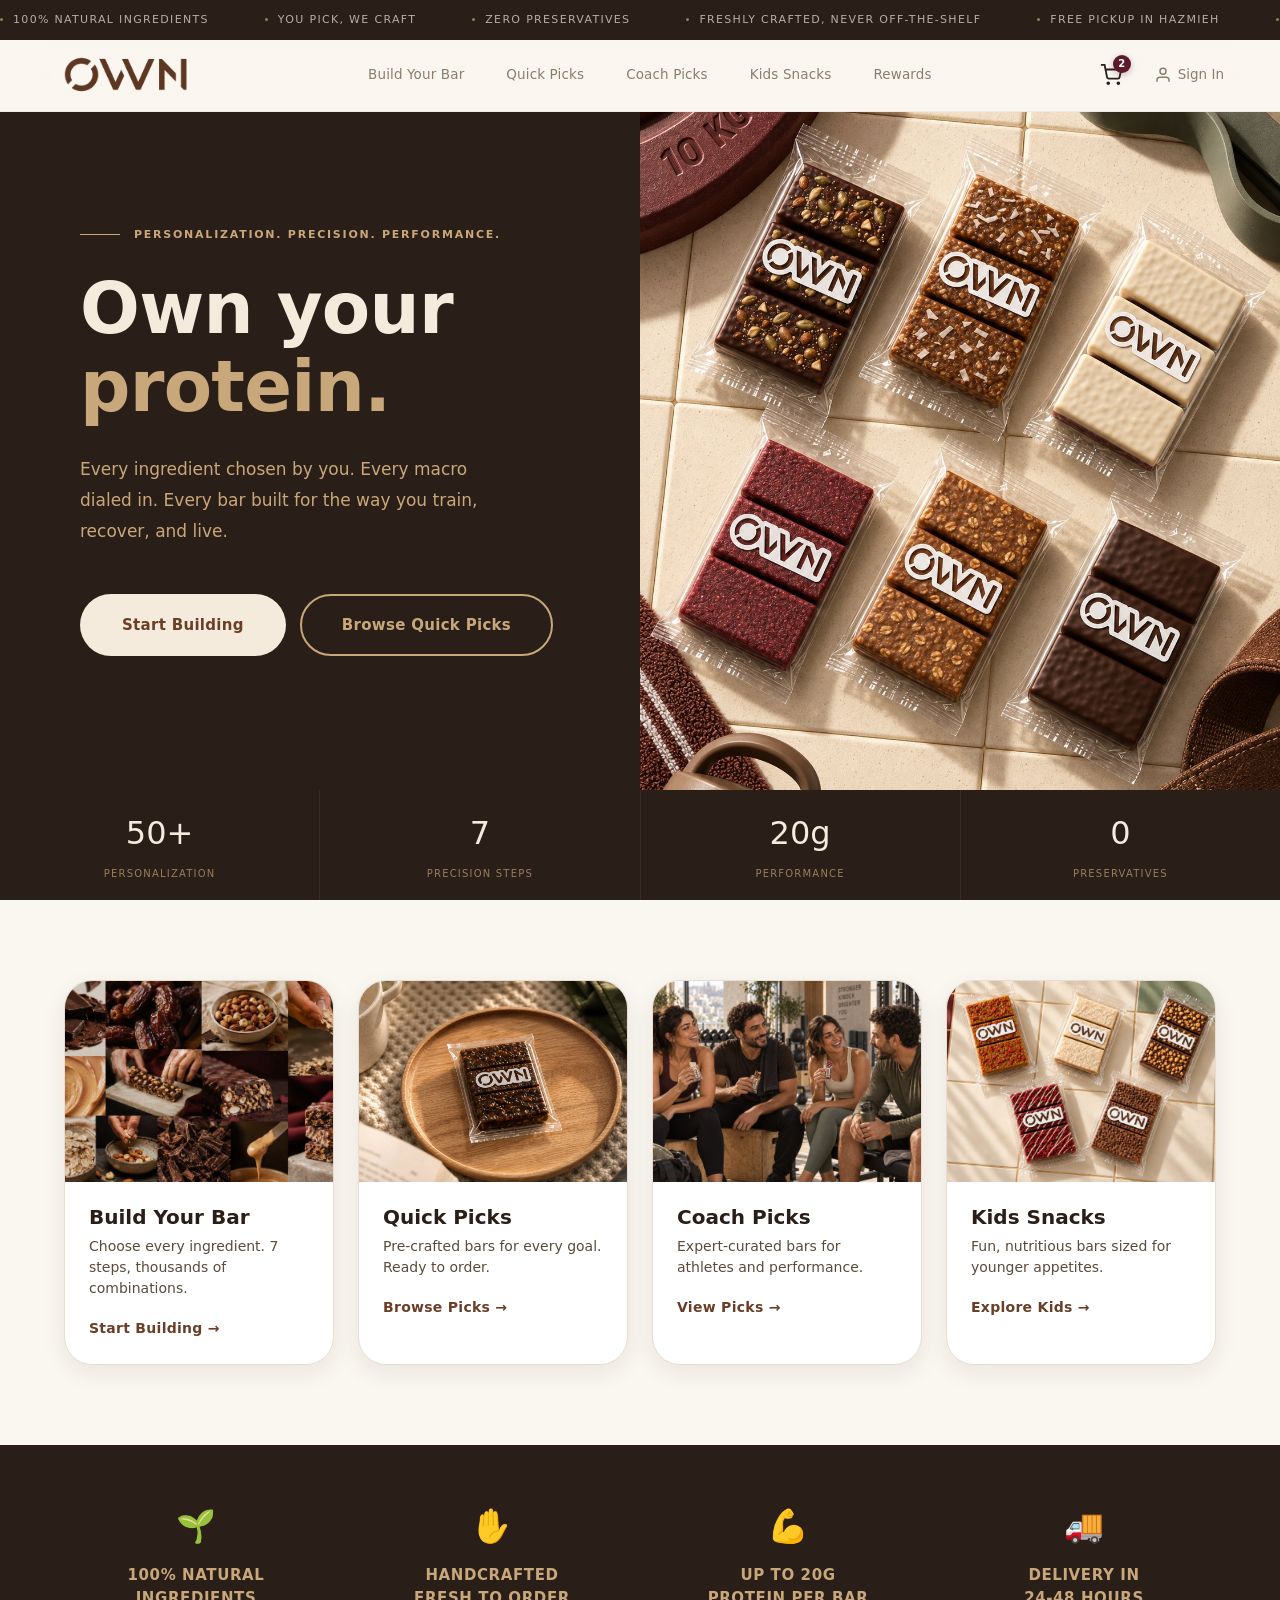
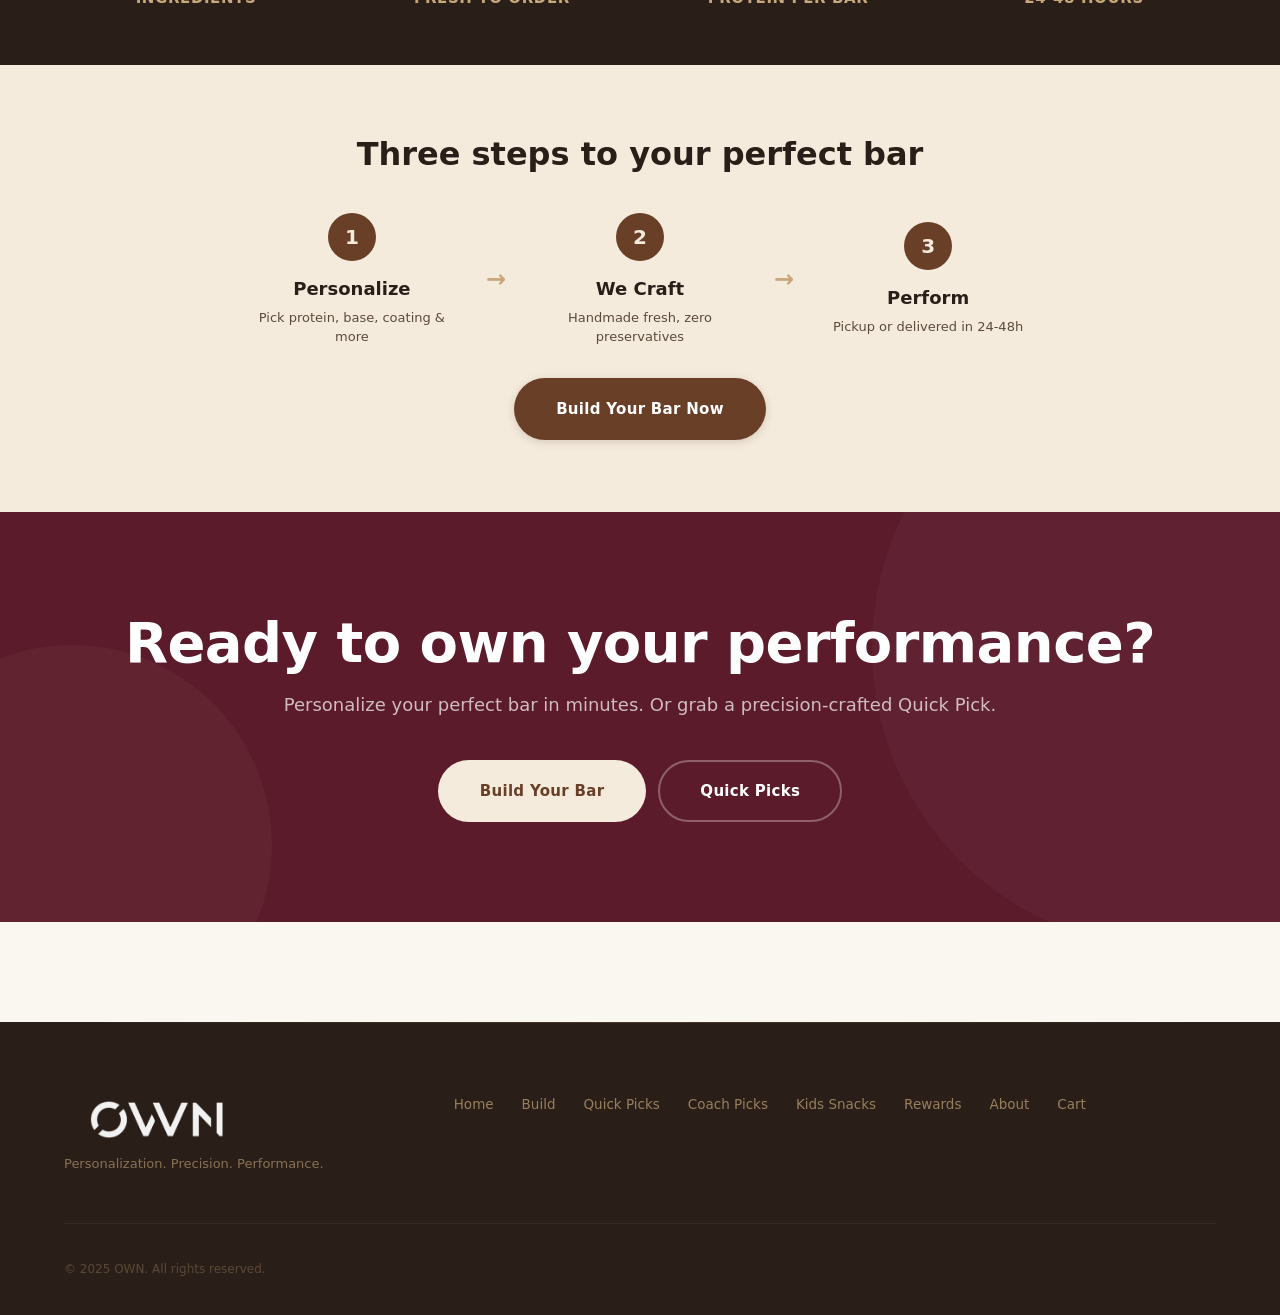
<file: index.html>
<!DOCTYPE html>
<html lang="en">
<head>
  <meta charset="UTF-8">
  <meta name="viewport" content="width=device-width, initial-scale=1.0">
  <title>OWN - Personalization. Precision. Performance.</title>
  <link rel="icon" type="image/x-icon" href="favicon.ico">
  <link rel="icon" type="image/png" sizes="32x32" href="favicon-32.png">
  <link rel="apple-touch-icon" sizes="180x180" href="apple-touch-icon.png">
  <link rel="stylesheet" href="css/style.css?v=10">
</head>
<body>

  <!-- Ticker -->
  <div class="ticker">
    <div class="ticker__track">
      <span class="ticker__item"><span class="ticker__dot"></span>100% Natural Ingredients</span>
      <span class="ticker__item"><span class="ticker__dot"></span>You Pick, We Craft</span>
      <span class="ticker__item"><span class="ticker__dot"></span>Zero Preservatives</span>
      <span class="ticker__item"><span class="ticker__dot"></span>Freshly Crafted, Never Off-the-Shelf</span>
      <span class="ticker__item"><span class="ticker__dot"></span>Free Pickup in Hazmieh</span>
      <span class="ticker__item"><span class="ticker__dot"></span>100% Natural Ingredients</span>
      <span class="ticker__item"><span class="ticker__dot"></span>You Pick, We Craft</span>
      <span class="ticker__item"><span class="ticker__dot"></span>Zero Preservatives</span>
      <span class="ticker__item"><span class="ticker__dot"></span>Freshly Crafted, Never Off-the-Shelf</span>
      <span class="ticker__item"><span class="ticker__dot"></span>Free Pickup in Hazmieh</span>
    </div>
  </div>

  <!-- Nav -->
  <nav class="nav">
    <div class="nav__inner">
      <a href="index.html" class="nav__logo"><img src="img/ownlogo.png" alt="OWN"></a>
      <div class="nav__links">
        <a href="build.html" class="nav__link">Build Your Bar</a>
        <a href="quick-picks.html" class="nav__link">Quick Picks</a>
        <a href="coach-picks.html" class="nav__link">Coach Picks</a>
        <a href="kids-snacks.html" class="nav__link">Kids Snacks</a>
        <a href="rewards.html" class="nav__link">Rewards</a>
      </div>
      <div class="nav__actions">
        <a href="cart.html" class="nav__icon-btn">
          <svg width="22" height="22" viewBox="0 0 24 24" fill="none" stroke="currentColor" stroke-width="2"><circle cx="9" cy="21" r="1"/><circle cx="20" cy="21" r="1"/><path d="M1 1h4l2.68 13.39a2 2 0 0 0 2 1.61h9.72a2 2 0 0 0 2-1.61L23 6H6"/></svg>
          <span class="nav__badge">2</span>
        </a>
        <a href="#" class="nav__signin">
          <svg width="18" height="18" viewBox="0 0 24 24" fill="none" stroke="currentColor" stroke-width="2"><path d="M20 21v-2a4 4 0 0 0-4-4H8a4 4 0 0 0-4 4v2"/><circle cx="12" cy="7" r="4"/></svg>
          Sign In
        </a>
      </div>
      <button class="nav__toggle" aria-label="Menu">
        <svg width="24" height="24" viewBox="0 0 24 24" fill="none" stroke="currentColor" stroke-width="2"><line x1="3" y1="6" x2="21" y2="6"/><line x1="3" y1="12" x2="21" y2="12"/><line x1="3" y1="18" x2="21" y2="18"/></svg>
      </button>
    </div>
  </nav>

  <!-- Hero — full-bleed split -->
  <section class="hero">
    <div class="hero__inner">
      <div class="hero__content">
        <div class="hero__eyebrow">Personalization. Precision. Performance.</div>
        <h1 class="hero__title">Own your <em>protein.</em></h1>
        <p class="hero__desc">Every ingredient chosen by you. Every macro dialed in. Every bar built for the way you train, recover, and live.</p>
        <div class="hero__actions">
          <a href="build.html" class="btn btn--cream btn--lg">Start Building</a>
          <a href="quick-picks.html" class="btn btn--lg" style="border:2px solid var(--oat-gold);color:var(--oat-gold);">Browse Quick Picks</a>
        </div>
      </div>
      <div class="hero__visual">
        <div class="hero__rotator">
          <img src="img/own6.jpeg" alt="OWN protein bar with raspberries" class="hero__slide hero__slide--active">
          <img src="img/own2.jpeg" alt="Premium ingredients and handcrafted bars" class="hero__slide">
          <img src="img/own1.jpeg" alt="Raw handcrafted protein bars" class="hero__slide">
          <img src="img/own4.jpeg" alt="OWN Quick Picks bar collection" class="hero__slide">
        </div>
      </div>
    </div>
    <div class="hero__stat-strip">
      <div class="hero__stat">
        <div class="hero__stat-value">50+</div>
        <div class="hero__stat-label">Personalization</div>
      </div>
      <div class="hero__stat">
        <div class="hero__stat-value">7</div>
        <div class="hero__stat-label">Precision Steps</div>
      </div>
      <div class="hero__stat">
        <div class="hero__stat-value">20g</div>
        <div class="hero__stat-label">Performance</div>
      </div>
      <div class="hero__stat">
        <div class="hero__stat-value">0</div>
        <div class="hero__stat-label">Preservatives</div>
      </div>
    </div>
  </section>

  <!-- Product Categories — 4 CTA cards -->
  <section class="shop-categories">
    <div class="container">
      <div class="shop-categories__grid">

        <a href="build.html" class="shop-card">
          <div class="shop-card__img">
            <img src="img/own2.jpeg" alt="Build your custom bar">
          </div>
          <div class="shop-card__body">
            <h3 class="shop-card__title">Build Your Bar</h3>
            <p class="shop-card__desc">Choose every ingredient. 7 steps, thousands of combinations.</p>
            <span class="shop-card__cta">Start Building &rarr;</span>
          </div>
        </a>

        <a href="quick-picks.html" class="shop-card">
          <div class="shop-card__img">
            <img src="img/quick-picks-card.jpeg" alt="Quick Picks collection">
          </div>
          <div class="shop-card__body">
            <h3 class="shop-card__title">Quick Picks</h3>
            <p class="shop-card__desc">Pre-crafted bars for every goal. Ready to order.</p>
            <span class="shop-card__cta">Browse Picks &rarr;</span>
          </div>
        </a>

        <a href="coach-picks.html" class="shop-card">
          <div class="shop-card__img">
            <img src="img/coach-hero.jpeg" alt="Coach recommended bars">
          </div>
          <div class="shop-card__body">
            <h3 class="shop-card__title">Coach Picks</h3>
            <p class="shop-card__desc">Expert-curated bars for athletes and performance.</p>
            <span class="shop-card__cta">View Picks &rarr;</span>
          </div>
        </a>

        <a href="kids-snacks.html" class="shop-card">
          <div class="shop-card__img">
            <img src="img/kids-studio-3.jpeg" alt="Kids snack bars collection">
          </div>
          <div class="shop-card__body">
            <h3 class="shop-card__title">Kids Snacks</h3>
            <p class="shop-card__desc">Fun, nutritious bars sized for younger appetites.</p>
            <span class="shop-card__cta">Explore Kids &rarr;</span>
          </div>
        </a>

      </div>
    </div>
  </section>

  <!-- Trust Strip -->
  <section class="trust-strip">
    <div class="container">
      <div class="trust-strip__grid">
        <div class="trust-strip__item">
          <span class="trust-strip__icon">&#127793;</span>
          <div class="trust-strip__text">100% Natural<br>Ingredients</div>
        </div>
        <div class="trust-strip__item">
          <span class="trust-strip__icon">&#9995;</span>
          <div class="trust-strip__text">Handcrafted<br>Fresh to Order</div>
        </div>
        <div class="trust-strip__item">
          <span class="trust-strip__icon">&#128170;</span>
          <div class="trust-strip__text">Up to 20g<br>Protein Per Bar</div>
        </div>
        <div class="trust-strip__item">
          <span class="trust-strip__icon">&#128666;</span>
          <div class="trust-strip__text">Delivery in<br>24-48 Hours</div>
        </div>
      </div>
    </div>
  </section>

  <!-- How It Works — compact 3-step -->
  <section class="how-compact">
    <div class="container">
      <h2 class="how-compact__title">Three steps to your perfect bar</h2>
      <div class="how-compact__steps">
        <div class="how-compact__step">
          <div class="how-compact__num">1</div>
          <div class="how-compact__label">Personalize</div>
          <div class="how-compact__meta">Pick protein, base, coating &amp; more</div>
        </div>
        <div class="how-compact__arrow">&rarr;</div>
        <div class="how-compact__step">
          <div class="how-compact__num">2</div>
          <div class="how-compact__label">We Craft</div>
          <div class="how-compact__meta">Handmade fresh, zero preservatives</div>
        </div>
        <div class="how-compact__arrow">&rarr;</div>
        <div class="how-compact__step">
          <div class="how-compact__num">3</div>
          <div class="how-compact__label">Perform</div>
          <div class="how-compact__meta">Pickup or delivered in 24-48h</div>
        </div>
      </div>
      <div style="text-align:center;margin-top:32px;">
        <a href="build.html" class="btn btn--primary btn--lg">Build Your Bar Now</a>
      </div>
    </div>
  </section>

  <!-- CTA Banner -->
  <section class="cta-banner reveal">
    <div class="container">
      <h2 class="cta-banner__title">Ready to own your performance?</h2>
      <p class="cta-banner__desc">Personalize your perfect bar in minutes. Or grab a precision-crafted Quick Pick.</p>
      <div style="display:flex;gap:12px;justify-content:center;flex-wrap:wrap;">
        <a href="build.html" class="btn btn--cream btn--lg">Build Your Bar</a>
        <a href="quick-picks.html" class="btn btn--lg" style="border:2px solid rgba(255,255,255,0.3);color:var(--white);">Quick Picks</a>
      </div>
    </div>
  </section>

  <!-- Footer -->
  <footer class="footer">
    <div class="container">
      <div class="footer__inner">
        <div>
          <div class="footer__logo"><img src="img/ownlogo.png" alt="OWN"></div>
          <div class="footer__tagline">Personalization. Precision. Performance.</div>
        </div>
        <div class="footer__links">
          <a href="index.html" class="footer__link">Home</a>
          <a href="build.html" class="footer__link">Build</a>
          <a href="quick-picks.html" class="footer__link">Quick Picks</a>
          <a href="coach-picks.html" class="footer__link">Coach Picks</a>
          <a href="kids-snacks.html" class="footer__link">Kids Snacks</a>
          <a href="rewards.html" class="footer__link">Rewards</a>
          <a href="about.html" class="footer__link">About</a>
          <a href="cart.html" class="footer__link">Cart</a>
        </div>
        <div></div>
      </div>
      <div class="footer__bottom">&copy; 2025 OWN. All rights reserved.</div>
    </div>
  </footer>

  <script src="js/app.js"></script>
</body>
</html>
</file>
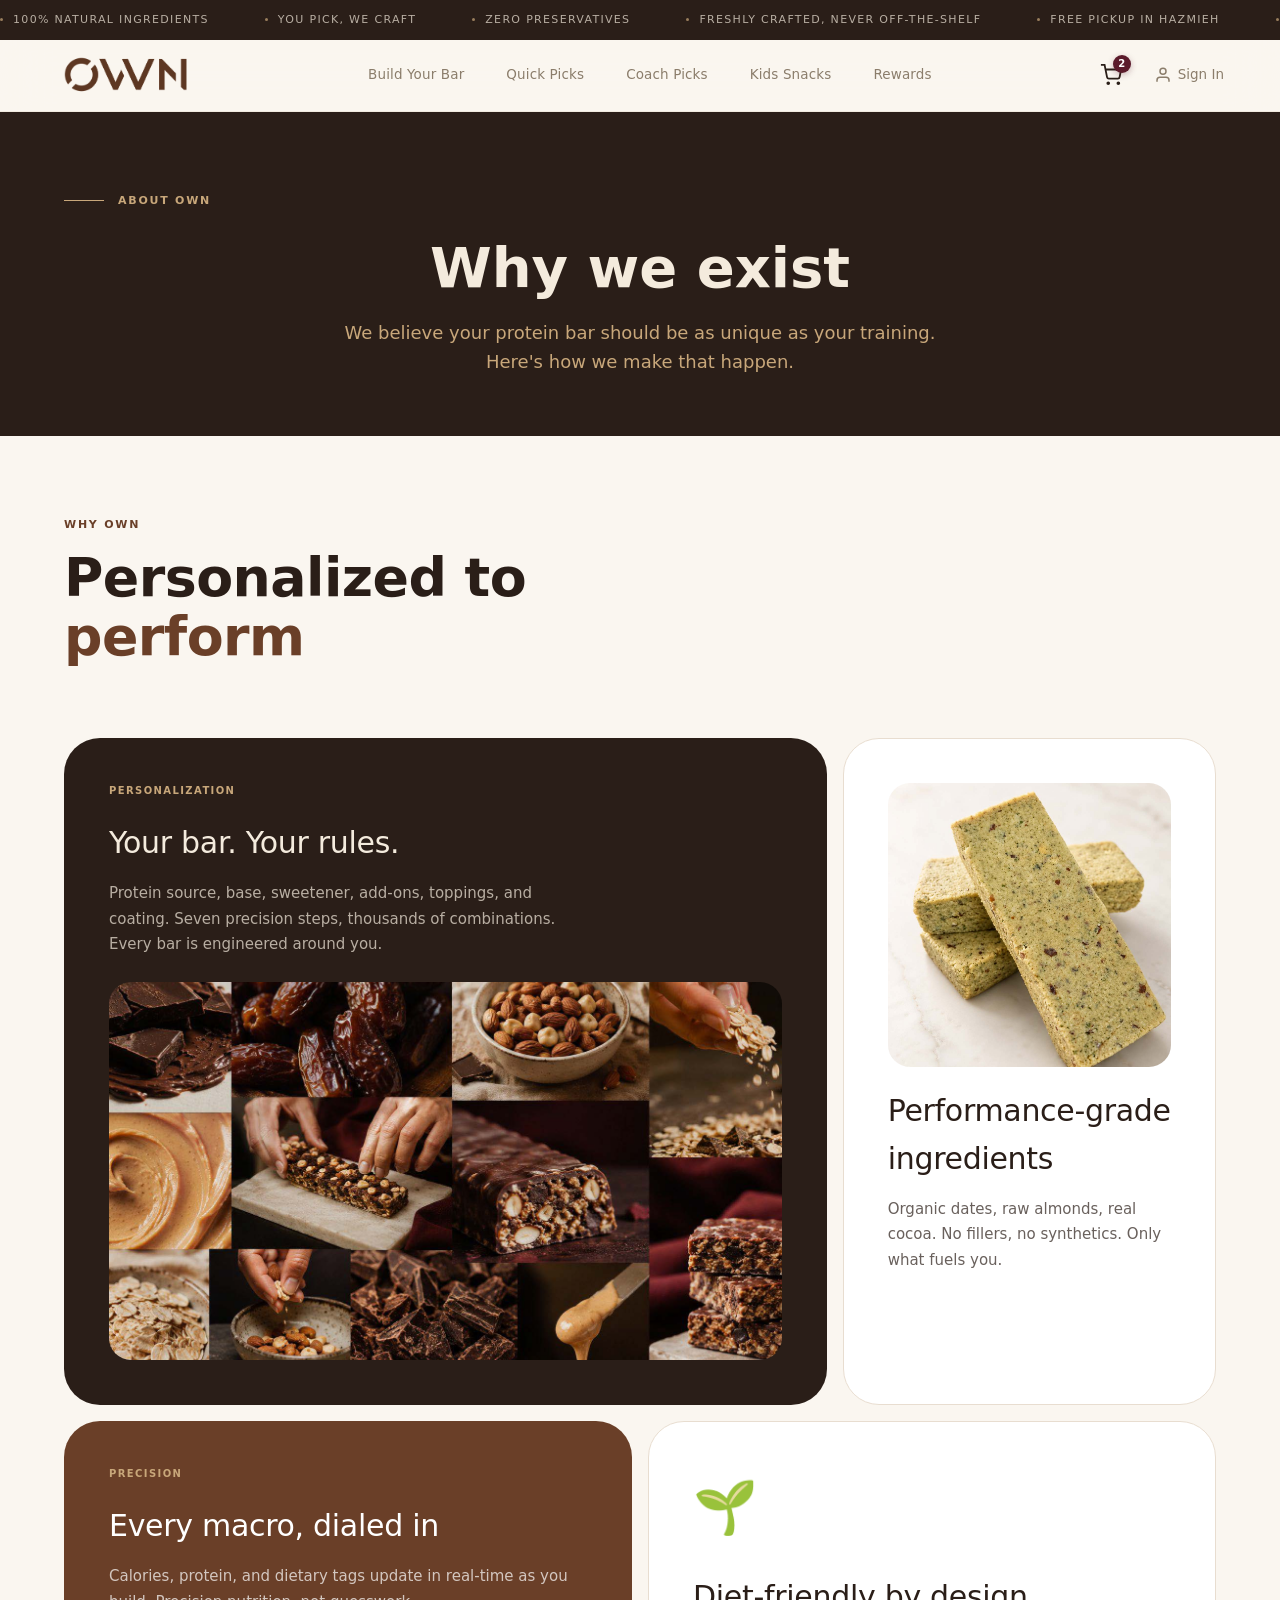
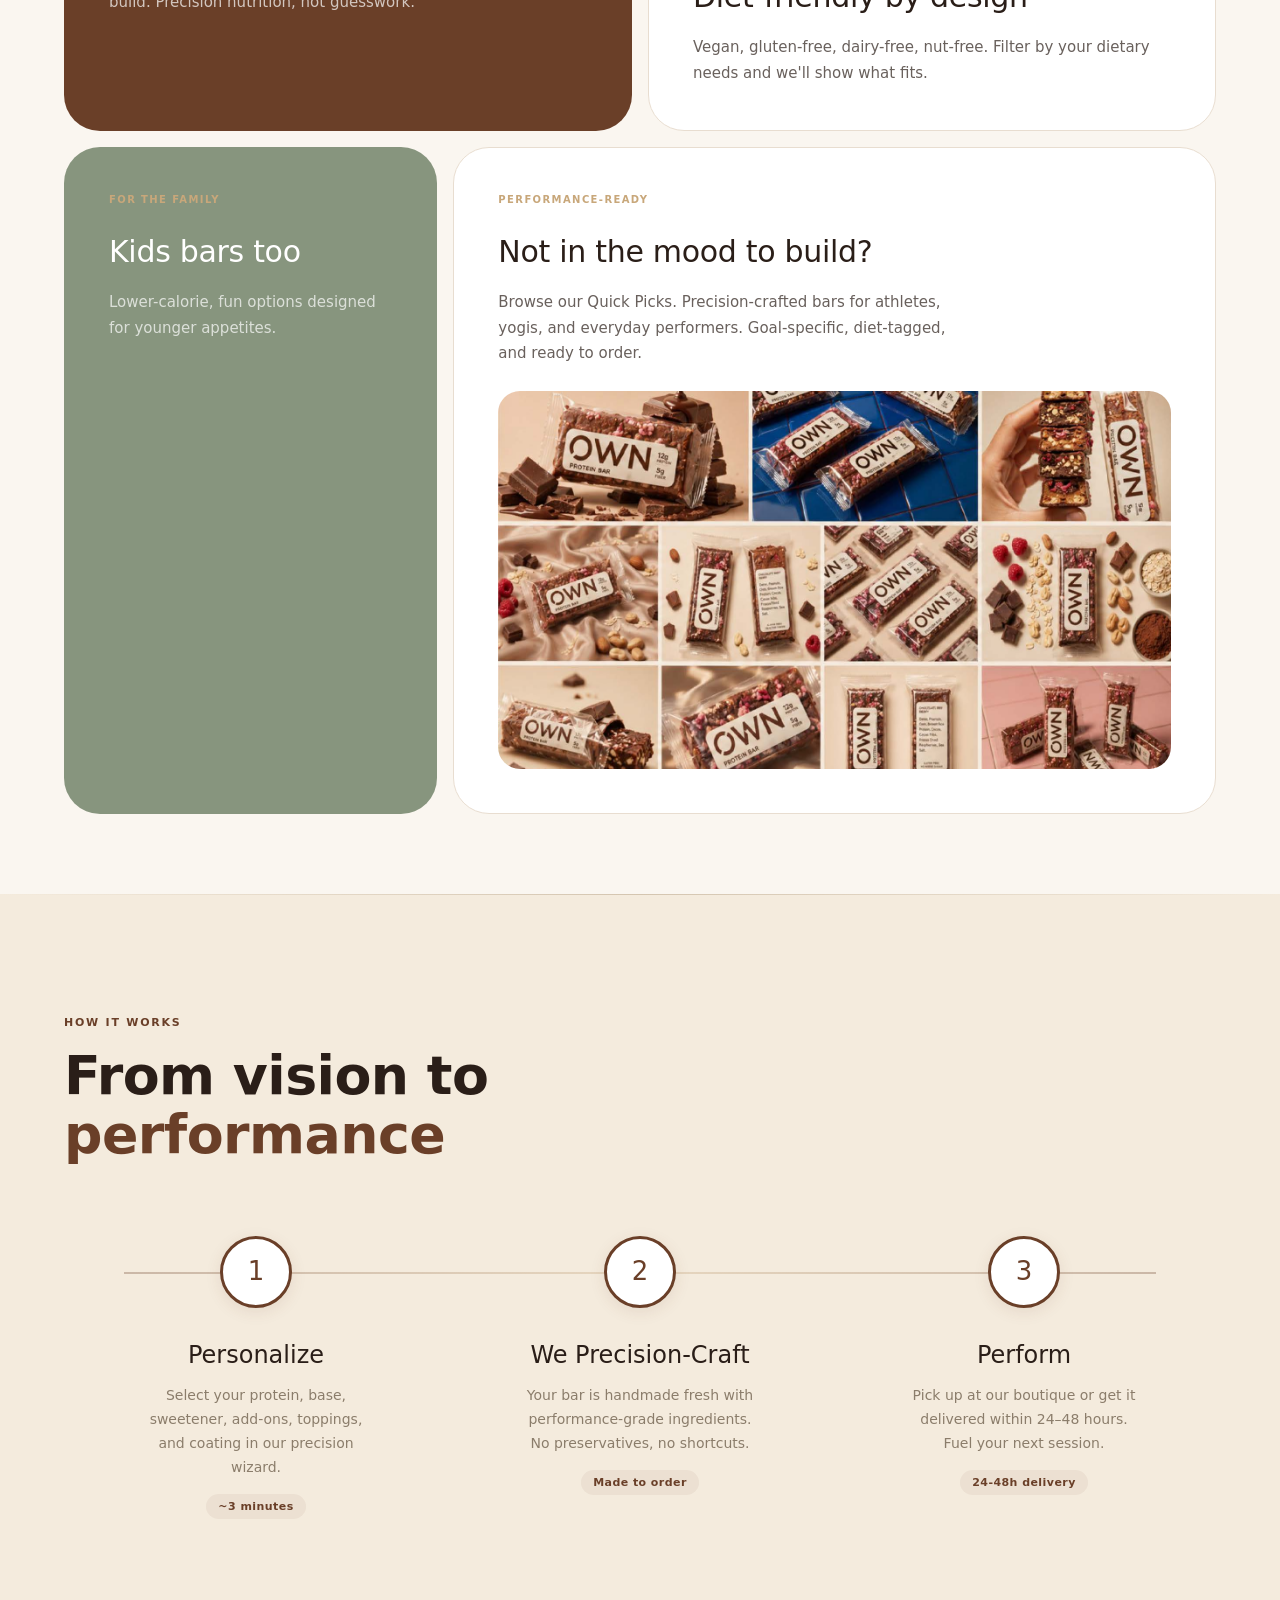
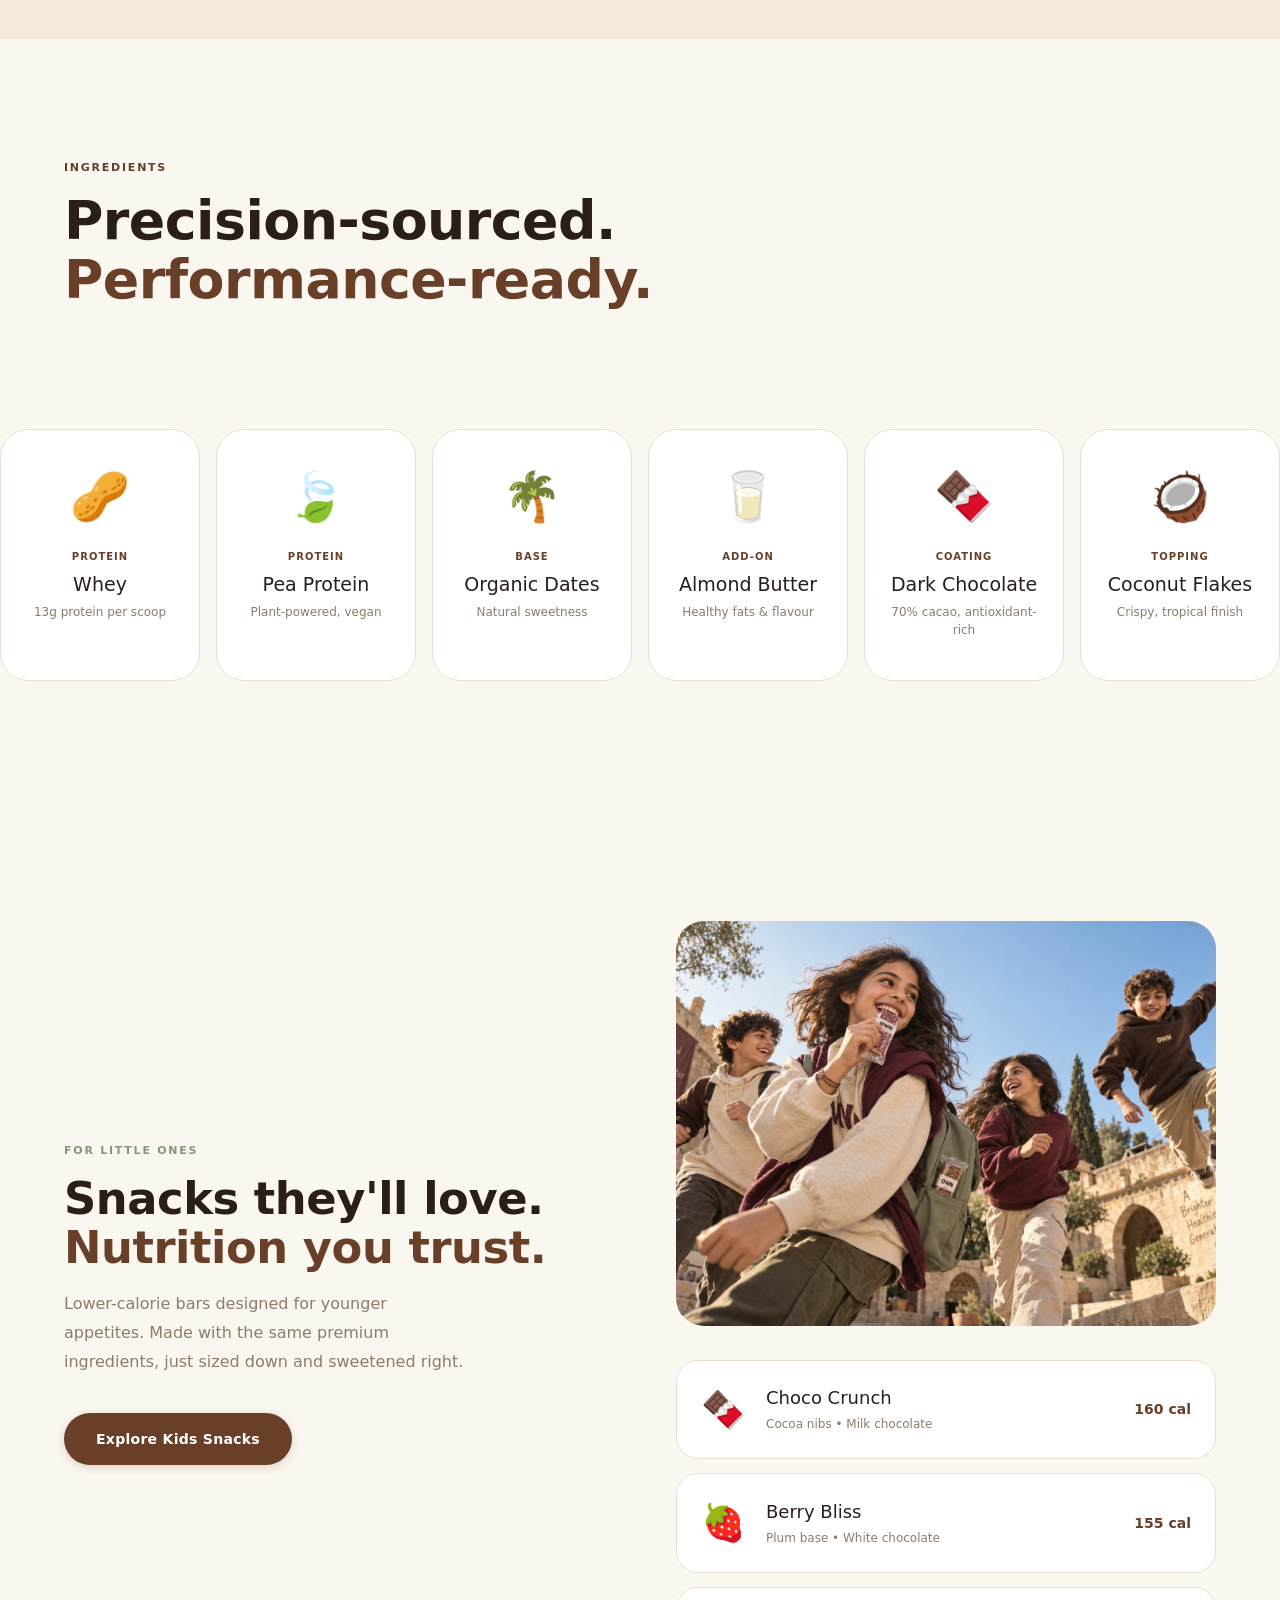
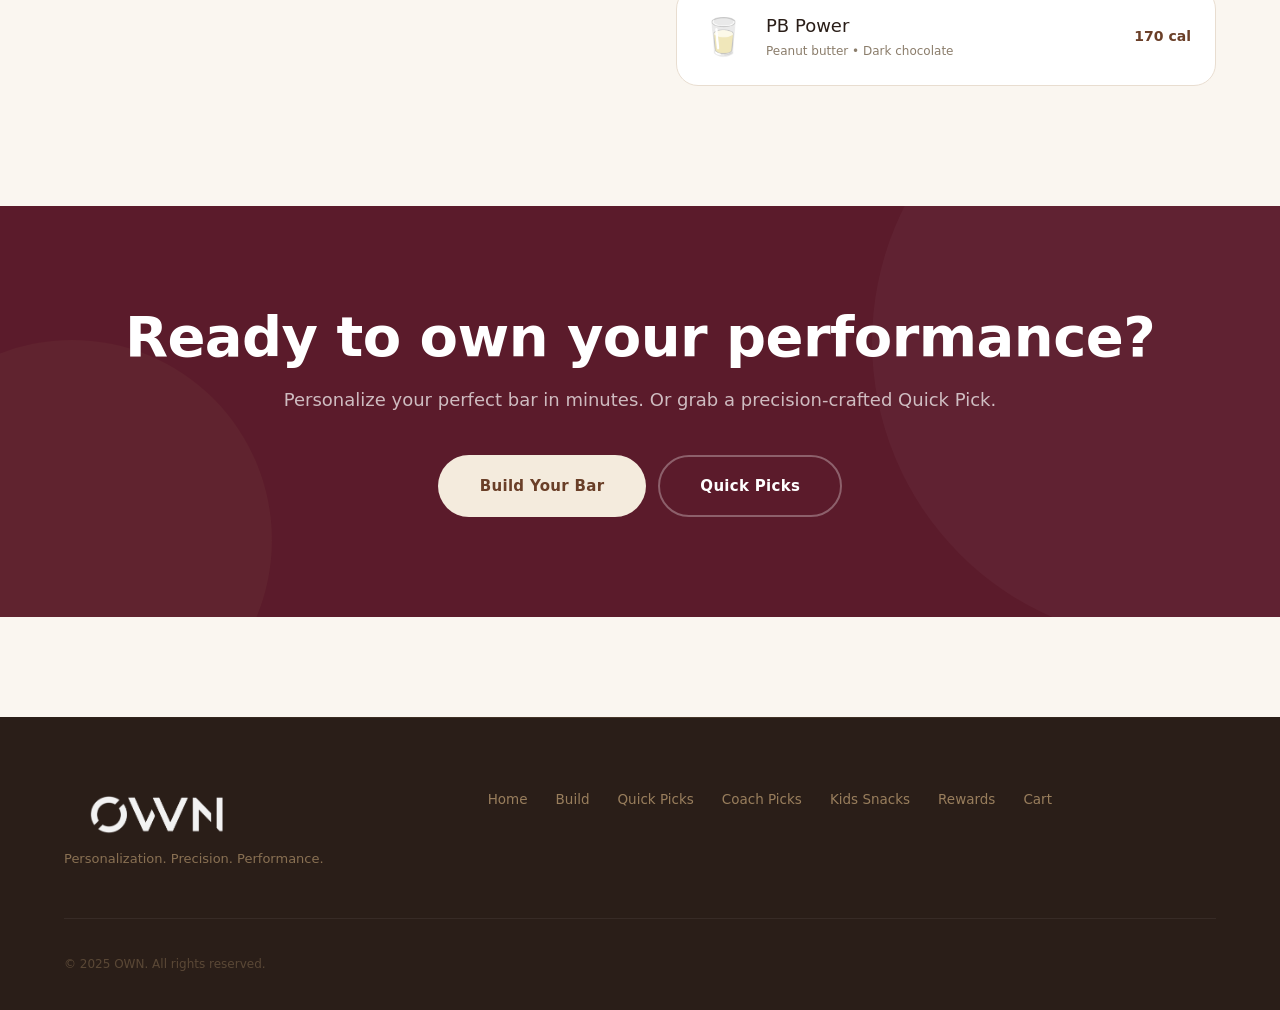
<file: about.html>
<!DOCTYPE html>
<html lang="en">
<head>
  <meta charset="UTF-8">
  <meta name="viewport" content="width=device-width, initial-scale=1.0">
  <title>About — OWN</title>
  <link rel="icon" type="image/x-icon" href="favicon.ico">
  <link rel="icon" type="image/png" sizes="32x32" href="favicon-32.png">
  <link rel="apple-touch-icon" sizes="180x180" href="apple-touch-icon.png">
  <link rel="stylesheet" href="css/style.css?v=10">
</head>
<body>

  <!-- Ticker -->
  <div class="ticker">
    <div class="ticker__track">
      <span class="ticker__item"><span class="ticker__dot"></span>100% Natural Ingredients</span>
      <span class="ticker__item"><span class="ticker__dot"></span>You Pick, We Craft</span>
      <span class="ticker__item"><span class="ticker__dot"></span>Zero Preservatives</span>
      <span class="ticker__item"><span class="ticker__dot"></span>Freshly Crafted, Never Off-the-Shelf</span>
      <span class="ticker__item"><span class="ticker__dot"></span>Free Pickup in Hazmieh</span>
      <span class="ticker__item"><span class="ticker__dot"></span>100% Natural Ingredients</span>
      <span class="ticker__item"><span class="ticker__dot"></span>You Pick, We Craft</span>
      <span class="ticker__item"><span class="ticker__dot"></span>Zero Preservatives</span>
      <span class="ticker__item"><span class="ticker__dot"></span>Freshly Crafted, Never Off-the-Shelf</span>
      <span class="ticker__item"><span class="ticker__dot"></span>Free Pickup in Hazmieh</span>
    </div>
  </div>

  <!-- Nav -->
  <nav class="nav">
    <div class="nav__inner">
      <a href="index.html" class="nav__logo"><img src="img/ownlogo.png" alt="OWN"></a>
      <div class="nav__links">
        <a href="build.html" class="nav__link">Build Your Bar</a>
        <a href="quick-picks.html" class="nav__link">Quick Picks</a>
        <a href="coach-picks.html" class="nav__link">Coach Picks</a>
        <a href="kids-snacks.html" class="nav__link">Kids Snacks</a>
        <a href="rewards.html" class="nav__link">Rewards</a>
      </div>
      <div class="nav__actions">
        <a href="cart.html" class="nav__icon-btn">
          <svg width="22" height="22" viewBox="0 0 24 24" fill="none" stroke="currentColor" stroke-width="2"><circle cx="9" cy="21" r="1"/><circle cx="20" cy="21" r="1"/><path d="M1 1h4l2.68 13.39a2 2 0 0 0 2 1.61h9.72a2 2 0 0 0 2-1.61L23 6H6"/></svg>
          <span class="nav__badge">2</span>
        </a>
        <a href="#" class="nav__signin">
          <svg width="18" height="18" viewBox="0 0 24 24" fill="none" stroke="currentColor" stroke-width="2"><path d="M20 21v-2a4 4 0 0 0-4-4H8a4 4 0 0 0-4 4v2"/><circle cx="12" cy="7" r="4"/></svg>
          Sign In
        </a>
      </div>
      <button class="nav__toggle" aria-label="Menu">
        <svg width="24" height="24" viewBox="0 0 24 24" fill="none" stroke="currentColor" stroke-width="2"><line x1="3" y1="6" x2="21" y2="6"/><line x1="3" y1="12" x2="21" y2="12"/><line x1="3" y1="18" x2="21" y2="18"/></svg>
      </button>
    </div>
  </nav>

  <!-- Page Header -->
  <section style="background:var(--dark-chocolate);color:var(--text-on-dark);padding:80px 0 60px;text-align:center;">
    <div class="container">
      <div class="hero__eyebrow">About OWN</div>
      <h1 style="font-family:var(--font-display);font-size:clamp(36px,5vw,56px);font-weight:800;line-height:1.1;margin-top:16px;">Why we exist</h1>
      <p style="font-size:18px;color:var(--oat-gold);max-width:600px;margin:20px auto 0;line-height:1.6;">We believe your protein bar should be as unique as your training. Here's how we make that happen.</p>
    </div>
  </section>

  <!-- Bento Grid — value props -->
  <section class="bento">
    <div class="container">
      <div class="bento__header reveal">
        <div class="bento__eyebrow">Why OWN</div>
        <h2 class="bento__title">Personalized to <em>perform</em></h2>
      </div>

      <div class="bento__grid">
        <div class="bento__card bento__card--wide bento__card--dark reveal">
          <div class="bento__card-eyebrow">Personalization</div>
          <div class="bento__card-title">Your bar. Your rules.</div>
          <div class="bento__card-desc">Protein source, base, sweetener, add-ons, toppings, and coating. Seven precision steps, thousands of combinations. Every bar is engineered around you.</div>
          <div class="bento__card-img img-frame img-frame--wide">
            <img src="img/own2.jpeg" alt="Premium ingredients and handcrafted bars">
          </div>
        </div>
        <div class="bento__card bento__card--narrow reveal">
          <div class="bento__card-img img-frame img-frame--square" style="margin-bottom:20px; margin-top:0;">
            <img src="img/own1.jpeg" alt="Raw handcrafted protein bars">
          </div>
          <div class="bento__card-title">Performance-grade ingredients</div>
          <div class="bento__card-desc">Organic dates, raw almonds, real cocoa. No fillers, no synthetics. Only what fuels you.</div>
        </div>
        <div class="bento__card bento__card--half bento__card--brown reveal">
          <div class="bento__card-eyebrow">Precision</div>
          <div class="bento__card-title">Every macro, dialed in</div>
          <div class="bento__card-desc">Calories, protein, and dietary tags update in real-time as you build. Precision nutrition, not guesswork.</div>
        </div>
        <div class="bento__card bento__card--half reveal">
          <span class="bento__card-icon">&#127793;</span>
          <div class="bento__card-title">Diet-friendly by design</div>
          <div class="bento__card-desc">Vegan, gluten-free, dairy-free, nut-free. Filter by your dietary needs and we'll show what fits.</div>
        </div>
        <div class="bento__card bento__card--narrow bento__card--sage reveal">
          <div class="bento__card-eyebrow">For the Family</div>
          <div class="bento__card-title">Kids bars too</div>
          <div class="bento__card-desc">Lower-calorie, fun options designed for younger appetites.</div>
        </div>
        <div class="bento__card bento__card--wide reveal">
          <div class="bento__card-eyebrow">Performance-Ready</div>
          <div class="bento__card-title">Not in the mood to build?</div>
          <div class="bento__card-desc">Browse our Quick Picks. Precision-crafted bars for athletes, yogis, and everyday performers. Goal-specific, diet-tagged, and ready to order.</div>
          <div class="bento__card-img img-frame img-frame--wide">
            <img src="img/own4.jpeg" alt="OWN Quick Picks bar collection">
          </div>
        </div>
      </div>
    </div>
  </section>

  <!-- How It Works — horizontal timeline -->
  <section class="how-it-works">
    <div class="container">
      <div class="bento__header reveal">
        <div class="bento__eyebrow">How It Works</div>
        <h2 class="bento__title">From vision to <em>performance</em></h2>
      </div>
      <div class="timeline reveal">
        <div class="timeline__step">
          <div class="timeline__number">1</div>
          <div class="timeline__title">Personalize</div>
          <div class="timeline__desc">Select your protein, base, sweetener, add-ons, toppings, and coating in our precision wizard.</div>
          <div class="timeline__meta">~3 minutes</div>
        </div>
        <div class="timeline__step">
          <div class="timeline__number">2</div>
          <div class="timeline__title">We Precision-Craft</div>
          <div class="timeline__desc">Your bar is handmade fresh with performance-grade ingredients. No preservatives, no shortcuts.</div>
          <div class="timeline__meta">Made to order</div>
        </div>
        <div class="timeline__step">
          <div class="timeline__number">3</div>
          <div class="timeline__title">Perform</div>
          <div class="timeline__desc">Pick up at our boutique or get it delivered within 24&ndash;48 hours. Fuel your next session.</div>
          <div class="timeline__meta">24-48h delivery</div>
        </div>
      </div>
    </div>
  </section>

  <!-- Ingredients Scroll -->
  <section class="ingredients">
    <div class="container">
      <div class="bento__header reveal">
        <div class="bento__eyebrow">Ingredients</div>
        <h2 class="bento__title">Precision-sourced. <em>Performance-ready.</em></h2>
      </div>
    </div>
    <div class="ingredients__scroll" style="padding-left: max(24px, calc((100vw - 1200px)/2));">
      <div class="ingredient">
        <span class="ingredient__emoji">&#129372;</span>
        <div class="ingredient__cat">Protein</div>
        <div class="ingredient__name">Whey</div>
        <div class="ingredient__desc">13g protein per scoop</div>
      </div>
      <div class="ingredient">
        <span class="ingredient__emoji">&#127811;</span>
        <div class="ingredient__cat">Protein</div>
        <div class="ingredient__name">Pea Protein</div>
        <div class="ingredient__desc">Plant-powered, vegan</div>
      </div>
      <div class="ingredient">
        <span class="ingredient__emoji">&#127796;</span>
        <div class="ingredient__cat">Base</div>
        <div class="ingredient__name">Organic Dates</div>
        <div class="ingredient__desc">Natural sweetness</div>
      </div>
      <div class="ingredient">
        <span class="ingredient__emoji">&#129371;</span>
        <div class="ingredient__cat">Add-on</div>
        <div class="ingredient__name">Almond Butter</div>
        <div class="ingredient__desc">Healthy fats &amp; flavour</div>
      </div>
      <div class="ingredient">
        <span class="ingredient__emoji">&#127851;</span>
        <div class="ingredient__cat">Coating</div>
        <div class="ingredient__name">Dark Chocolate</div>
        <div class="ingredient__desc">70% cacao, antioxidant-rich</div>
      </div>
      <div class="ingredient">
        <span class="ingredient__emoji">&#129381;</span>
        <div class="ingredient__cat">Topping</div>
        <div class="ingredient__name">Coconut Flakes</div>
        <div class="ingredient__desc">Crispy, tropical finish</div>
      </div>
      <div class="ingredient">
        <span class="ingredient__emoji">&#127827;</span>
        <div class="ingredient__cat">Add-on</div>
        <div class="ingredient__name">Dried Raspberries</div>
        <div class="ingredient__desc">Tangy-sweet burst</div>
      </div>
      <div class="ingredient">
        <span class="ingredient__emoji">&#127856;</span>
        <div class="ingredient__cat">Sweetener</div>
        <div class="ingredient__name">Raw Honey</div>
        <div class="ingredient__desc">Unprocessed, natural</div>
      </div>
    </div>
  </section>

  <!-- Kids Preview -->
  <section class="kids-preview">
    <div class="container">
      <div class="kids-preview__layout">
        <div class="kids-preview__content reveal">
          <div class="kids-preview__eyebrow">For Little Ones</div>
          <h2 class="kids-preview__title">Snacks they'll love.<br><em>Nutrition you trust.</em></h2>
          <p class="kids-preview__desc">Lower-calorie bars designed for younger appetites. Made with the same premium ingredients, just sized down and sweetened right.</p>
          <a href="kids-snacks.html" class="btn btn--primary">Explore Kids Snacks</a>
        </div>
        <div class="kids-preview__cards reveal">
          <div class="img-frame img-frame--landscape" style="margin-bottom:20px; border-radius:var(--radius-xl);">
            <img src="img/own3.jpeg" alt="People enjoying OWN protein bars">
          </div>
          <div class="kids-mini-card">
            <span class="kids-mini-card__emoji">&#127851;</span>
            <div>
              <div class="kids-mini-card__name">Choco Crunch</div>
              <div class="kids-mini-card__meta">Cocoa nibs &bull; Milk chocolate</div>
            </div>
            <div class="kids-mini-card__cal">160 cal</div>
          </div>
          <div class="kids-mini-card">
            <span class="kids-mini-card__emoji">&#127827;</span>
            <div>
              <div class="kids-mini-card__name">Berry Bliss</div>
              <div class="kids-mini-card__meta">Plum base &bull; White chocolate</div>
            </div>
            <div class="kids-mini-card__cal">155 cal</div>
          </div>
          <div class="kids-mini-card">
            <span class="kids-mini-card__emoji">&#129371;</span>
            <div>
              <div class="kids-mini-card__name">PB Power</div>
              <div class="kids-mini-card__meta">Peanut butter &bull; Dark chocolate</div>
            </div>
            <div class="kids-mini-card__cal">170 cal</div>
          </div>
        </div>
      </div>
    </div>
  </section>

  <!-- CTA Banner -->
  <section class="cta-banner reveal">
    <div class="container">
      <h2 class="cta-banner__title">Ready to own your performance?</h2>
      <p class="cta-banner__desc">Personalize your perfect bar in minutes. Or grab a precision-crafted Quick Pick.</p>
      <div style="display:flex;gap:12px;justify-content:center;flex-wrap:wrap;">
        <a href="build.html" class="btn btn--cream btn--lg">Build Your Bar</a>
        <a href="quick-picks.html" class="btn btn--lg" style="border:2px solid rgba(255,255,255,0.3);color:var(--white);">Quick Picks</a>
      </div>
    </div>
  </section>

  <!-- Footer -->
  <footer class="footer">
    <div class="container">
      <div class="footer__inner">
        <div>
          <div class="footer__logo"><img src="img/ownlogo.png" alt="OWN"></div>
          <div class="footer__tagline">Personalization. Precision. Performance.</div>
        </div>
        <div class="footer__links">
          <a href="index.html" class="footer__link">Home</a>
          <a href="build.html" class="footer__link">Build</a>
          <a href="quick-picks.html" class="footer__link">Quick Picks</a>
          <a href="coach-picks.html" class="footer__link">Coach Picks</a>
          <a href="kids-snacks.html" class="footer__link">Kids Snacks</a>
          <a href="rewards.html" class="footer__link">Rewards</a>
          <a href="cart.html" class="footer__link">Cart</a>
        </div>
        <div></div>
      </div>
      <div class="footer__bottom">&copy; 2025 OWN. All rights reserved.</div>
    </div>
  </footer>

  <script src="js/app.js"></script>
</body>
</html>
</file>
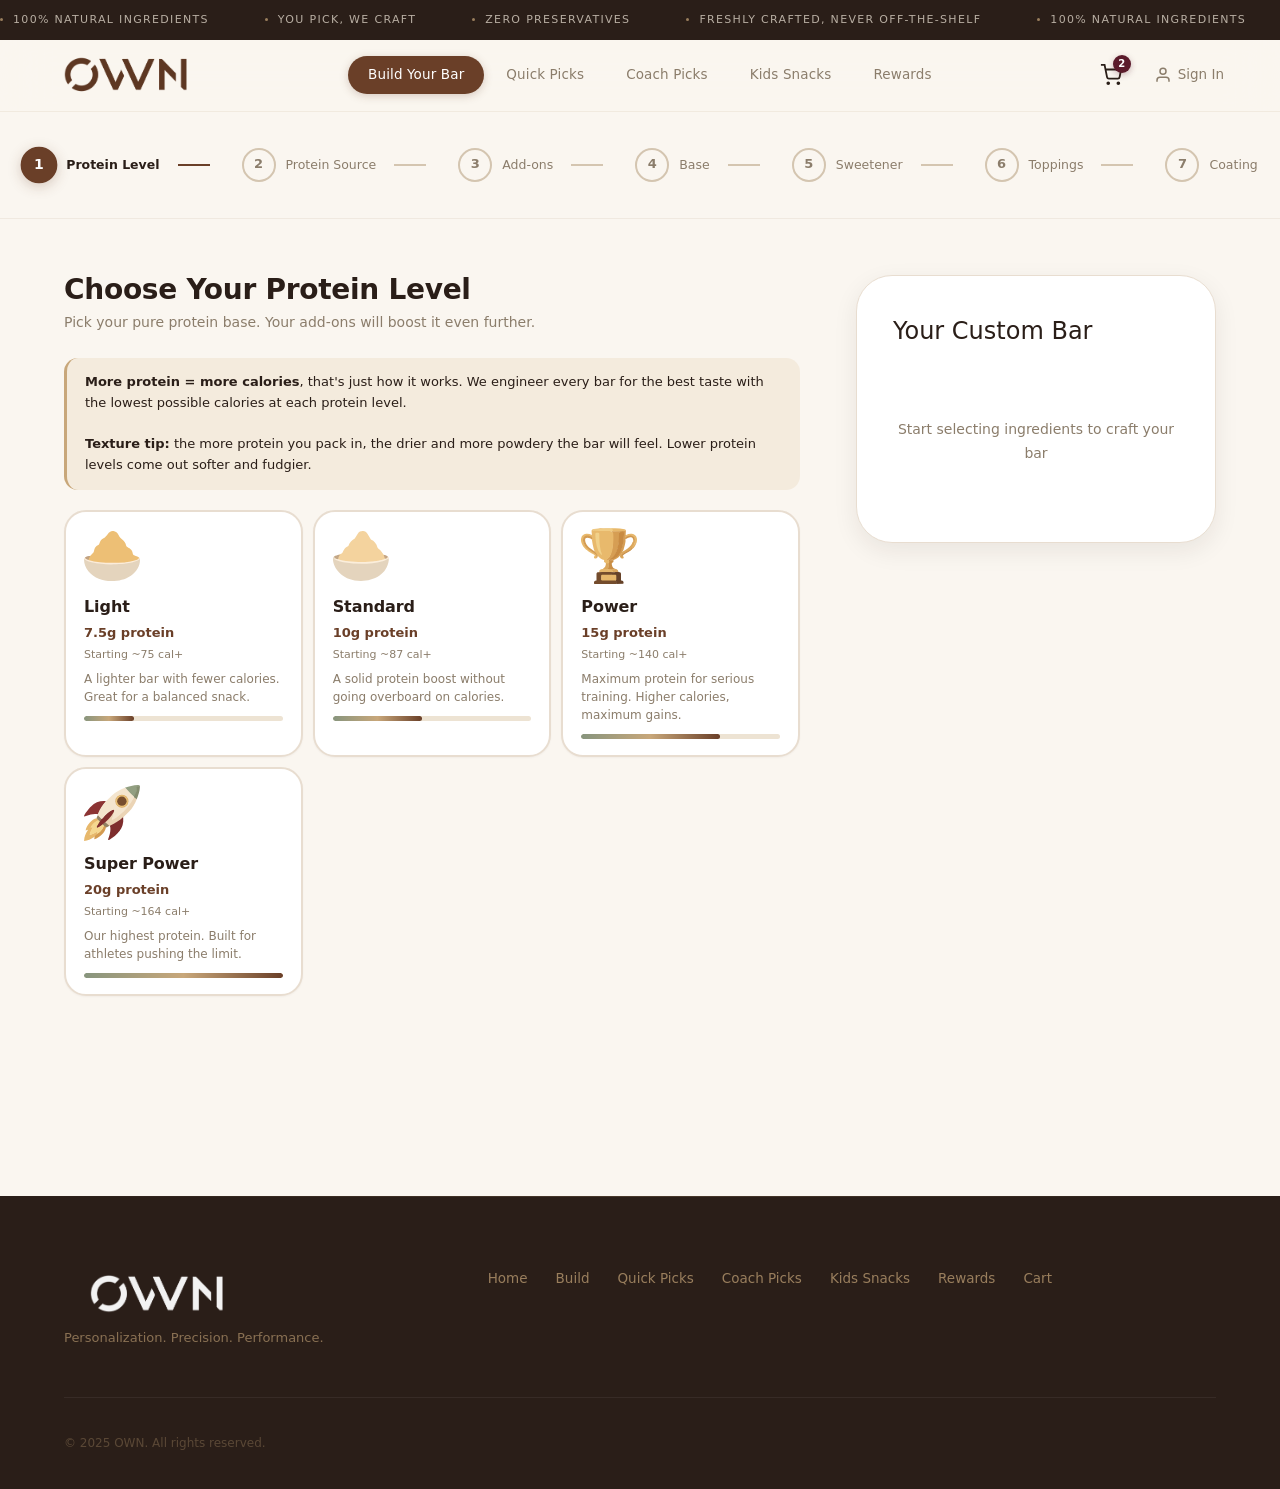
<file: build.html>
<!DOCTYPE html>
<html lang="en">
<head>
  <meta charset="UTF-8">
  <meta name="viewport" content="width=device-width, initial-scale=1.0">
  <title>Build Your Bar - OWN</title>
  <link rel="icon" type="image/x-icon" href="favicon.ico">
  <link rel="icon" type="image/png" sizes="32x32" href="favicon-32.png">
  <link rel="apple-touch-icon" sizes="180x180" href="apple-touch-icon.png">
  <link rel="stylesheet" href="css/style.css?v=10">
</head>
<body>

  <!-- Ticker -->
  <div class="ticker">
    <div class="ticker__track">
      <span class="ticker__item"><span class="ticker__dot"></span>100% Natural Ingredients</span>
      <span class="ticker__item"><span class="ticker__dot"></span>You Pick, We Craft</span>
      <span class="ticker__item"><span class="ticker__dot"></span>Zero Preservatives</span>
      <span class="ticker__item"><span class="ticker__dot"></span>Freshly Crafted, Never Off-the-Shelf</span>
      <span class="ticker__item"><span class="ticker__dot"></span>100% Natural Ingredients</span>
      <span class="ticker__item"><span class="ticker__dot"></span>You Pick, We Craft</span>
      <span class="ticker__item"><span class="ticker__dot"></span>Zero Preservatives</span>
      <span class="ticker__item"><span class="ticker__dot"></span>Freshly Crafted, Never Off-the-Shelf</span>
    </div>
  </div>

  <!-- Nav -->
  <nav class="nav">
    <div class="nav__inner">
      <a href="index.html" class="nav__logo"><img src="img/ownlogo.png" alt="OWN"></a>
      <div class="nav__links">
        <a href="build.html" class="nav__link nav__link--active">Build Your Bar</a>
        <a href="quick-picks.html" class="nav__link">Quick Picks</a>
        <a href="coach-picks.html" class="nav__link">Coach Picks</a>
        <a href="kids-snacks.html" class="nav__link">Kids Snacks</a>
        <a href="rewards.html" class="nav__link">Rewards</a>
      </div>
      <div class="nav__actions">
        <a href="cart.html" class="nav__icon-btn">
          <svg width="22" height="22" viewBox="0 0 24 24" fill="none" stroke="currentColor" stroke-width="2"><circle cx="9" cy="21" r="1"/><circle cx="20" cy="21" r="1"/><path d="M1 1h4l2.68 13.39a2 2 0 0 0 2 1.61h9.72a2 2 0 0 0 2-1.61L23 6H6"/></svg>
          <span class="nav__badge">2</span>
        </a>
        <a href="#" class="nav__signin">
          <svg width="18" height="18" viewBox="0 0 24 24" fill="none" stroke="currentColor" stroke-width="2"><path d="M20 21v-2a4 4 0 0 0-4-4H8a4 4 0 0 0-4 4v2"/><circle cx="12" cy="7" r="4"/></svg>
          Sign In
        </a>
      </div>
      <button class="nav__toggle" aria-label="Menu">
        <svg width="24" height="24" viewBox="0 0 24 24" fill="none" stroke="currentColor" stroke-width="2"><line x1="3" y1="6" x2="21" y2="6"/><line x1="3" y1="12" x2="21" y2="12"/><line x1="3" y1="18" x2="21" y2="18"/></svg>
      </button>
    </div>
  </nav>

  <!-- Wizard — horizontal steps on top -->
  <div class="wizard-page">

    <!-- Step indicator bar -->
    <div class="wizard-steps" id="wizardSteps">
      <div class="wizard-step wizard-step--active" data-step="1" onclick="goToStep(1)">
        <div class="wizard-step__dot">1</div>
        <div class="wizard-step__label">Protein Level</div>
      </div>
      <div class="wizard-step" data-step="2" onclick="goToStep(2)">
        <div class="wizard-step__dot">2</div>
        <div class="wizard-step__label">Protein Source</div>
      </div>
      <div class="wizard-step" data-step="3" onclick="goToStep(3)">
        <div class="wizard-step__dot">3</div>
        <div class="wizard-step__label">Add-ons</div>
      </div>
      <div class="wizard-step" data-step="4" onclick="goToStep(4)">
        <div class="wizard-step__dot">4</div>
        <div class="wizard-step__label">Base</div>
      </div>
      <div class="wizard-step" data-step="5" onclick="goToStep(5)">
        <div class="wizard-step__dot">5</div>
        <div class="wizard-step__label">Sweetener</div>
      </div>
      <div class="wizard-step" data-step="6" onclick="goToStep(6)">
        <div class="wizard-step__dot">6</div>
        <div class="wizard-step__label">Toppings</div>
      </div>
      <div class="wizard-step" data-step="7" onclick="goToStep(7)">
        <div class="wizard-step__dot">7</div>
        <div class="wizard-step__label">Coating</div>
      </div>
    </div>

    <div class="container">
      <div class="wizard-layout">

        <!-- Main content -->
        <div class="wizard-main">

          <!-- Step 1: Protein Level -->
          <div class="wizard__step-content" data-step="1">
            <div class="wizard-main__header">
              <h1 class="wizard-main__title">Choose Your Protein Level</h1>
              <p class="wizard-main__desc">Pick your pure protein base. Your add-ons will boost it even further.</p>
            </div>

            <div class="wizard-main__tip">
              <strong>More protein = more calories</strong>, that's just how it works. We engineer every bar for the best taste with the lowest possible calories at each protein level.<br><br>
              <strong>Texture tip:</strong> the more protein you pack in, the drier and more powdery the bar will feel. Lower protein levels come out softer and fudgier.
            </div>

            <div class="options-grid options-grid--large">
              <div class="opt-card" onclick="selectOption(this, 1, 'Light')" data-value="Light">
                <span class="opt-card__check">&#10003;</span>
                <img class="opt-card__icon" src="img/icons/Asset 52.svg" alt="Light">
                <div class="opt-card__name">Light</div>
                <div class="opt-card__highlight">7.5g protein</div>
                <div class="opt-card__sub">Starting ~75 cal+</div>
                <div class="opt-card__desc">A lighter bar with fewer calories. Great for a balanced snack.</div>
                <div class="opt-card__bar"><div class="opt-card__bar-fill" style="width:25%"></div></div>
              </div>
              <div class="opt-card" onclick="selectOption(this, 1, 'Standard')" data-value="Standard">
                <span class="opt-card__check">&#10003;</span>
                <img class="opt-card__icon" src="img/icons/Asset 54.svg" alt="Standard">
                <div class="opt-card__name">Standard</div>
                <div class="opt-card__highlight">10g protein</div>
                <div class="opt-card__sub">Starting ~87 cal+</div>
                <div class="opt-card__desc">A solid protein boost without going overboard on calories.</div>
                <div class="opt-card__bar"><div class="opt-card__bar-fill" style="width:45%"></div></div>
              </div>
              <div class="opt-card" onclick="selectOption(this, 1, 'Power')" data-value="Power">
                <span class="opt-card__check">&#10003;</span>
                <img class="opt-card__icon" src="img/icons/Asset 55.svg" alt="Power">
                <div class="opt-card__name">Power</div>
                <div class="opt-card__highlight">15g protein</div>
                <div class="opt-card__sub">Starting ~140 cal+</div>
                <div class="opt-card__desc">Maximum protein for serious training. Higher calories, maximum gains.</div>
                <div class="opt-card__bar"><div class="opt-card__bar-fill" style="width:70%"></div></div>
              </div>
              <div class="opt-card" onclick="selectOption(this, 1, 'Super Power')" data-value="Super Power">
                <span class="opt-card__check">&#10003;</span>
                <img class="opt-card__icon" src="img/icons/Asset 53.svg" alt="Super Power">
                <div class="opt-card__name">Super Power</div>
                <div class="opt-card__highlight">20g protein</div>
                <div class="opt-card__sub">Starting ~164 cal+</div>
                <div class="opt-card__desc">Our highest protein. Built for athletes pushing the limit.</div>
                <div class="opt-card__bar"><div class="opt-card__bar-fill" style="width:100%"></div></div>
              </div>
            </div>
          </div>

          <!-- Step 2: Protein Source -->
          <div class="wizard__step-content" data-step="2" style="display:none;">
            <div class="wizard-main__header">
              <h1 class="wizard-main__title">Choose Your Protein Source</h1>
              <p class="wizard-main__desc">Pick your protein source. Each one brings a different texture and taste.</p>
            </div>

            <div class="wizard-filters">
              <button class="wizard-filter filter-btn">Vegan</button>
              <button class="wizard-filter filter-btn">Dairy-Free</button>
              <button class="wizard-filter filter-btn">Gluten-Free</button>
              <button class="wizard-filter filter-btn">Nut-Free</button>
            </div>

            <div class="options-grid">
              <div class="opt-card" onclick="selectOption(this, 2, 'Rice Protein')">
                <span class="opt-card__check">&#10003;</span>
                <img class="opt-card__icon" src="img/icons/Asset 56.svg" alt="Rice Protein">
                <div class="opt-card__name">Rice Protein</div>
                <div class="opt-card__desc">Light & neutral flavor. Gentle texture, perfect for sensitive stomachs.</div>
                <div class="opt-card__stats"><span>36 cal</span><span>7.5g pro</span></div>
                <div class="opt-card__tags">
                  <span class="tag tag--vegan">Vegan</span>
                  <span class="tag tag--gf">GF</span>
                  <span class="tag tag--nf">Nut-Free</span>
                  <span class="tag tag--df">Dairy-Free</span>
                </div>
              </div>
              <div class="opt-card" onclick="selectOption(this, 2, 'Pea Protein')">
                <span class="opt-card__check">&#10003;</span>
                <img class="opt-card__icon" src="img/icons/Asset 79.svg" alt="Pea Protein">
                <div class="opt-card__name">Pea Protein</div>
                <div class="opt-card__desc">Earthy & slightly nutty. Creates a denser, more filling texture.</div>
                <div class="opt-card__stats"><span>36 cal</span><span>7.5g pro</span></div>
                <div class="opt-card__tags">
                  <span class="tag tag--vegan">Vegan</span>
                  <span class="tag tag--gf">GF</span>
                  <span class="tag tag--nf">Nut-Free</span>
                  <span class="tag tag--df">Dairy-Free</span>
                </div>
              </div>
              <div class="opt-card" onclick="selectOption(this, 2, 'Whey Protein')">
                <span class="opt-card__check">&#10003;</span>
                <img class="opt-card__icon" src="img/icons/Asset 67.svg" alt="Whey Protein">
                <div class="opt-card__name">Whey Protein</div>
                <div class="opt-card__desc">Smooth & creamy texture. Mixes seamlessly for a classic feel.</div>
                <div class="opt-card__stats"><span>36 cal</span><span>7.5g pro</span></div>
                <div class="opt-card__tags">
                  <span class="tag tag--gf">GF</span>
                </div>
              </div>
            </div>

            <div class="wizard-nav-bar">
              <button class="btn btn--secondary" onclick="goToStep(1)">&larr; Previous</button>
              <button class="btn btn--primary" onclick="goToStep(3)">Next &rarr;</button>
            </div>
          </div>

          <!-- Step 3: Add-ons -->
          <div class="wizard__step-content" data-step="3" style="display:none;">
            <div class="wizard-main__header">
              <h1 class="wizard-main__title">Choose Your Add-ons</h1>
              <p class="wizard-main__desc">Optional. Pick 1, up to 2 add-ons, or tap Next to skip.</p>
            </div>

            <div class="wizard-main__tip">Optional. Pick 1, up to 2, or tap Next to skip</div>

            <div class="wizard-filters">
              <button class="wizard-filter filter-btn">Vegan</button>
              <button class="wizard-filter filter-btn">Dairy-Free</button>
              <button class="wizard-filter filter-btn">Gluten-Free</button>
              <button class="wizard-filter filter-btn">Nut-Free</button>
            </div>

            <div class="options-grid">
              <div class="category-divider"><div class="category-divider__line"></div><div class="category-divider__text">Nut Butters</div></div>
              <div class="opt-card" onclick="toggleOption(this, 3, 'Almond Butter', 2)">
                <span class="opt-card__check">&#10003;</span>
                <img class="opt-card__icon" src="img/icons/Asset 61.svg" alt="Almond Butter">
                <div class="opt-card__name">Almond Butter</div>
                <div class="opt-card__desc">Delicate, slightly sweet nuttiness. Smooth & creamy.</div>
                <div class="opt-card__stats"><span>46 cal</span><span>2g pro</span></div>
                <div class="opt-card__tags">
                  <span class="tag tag--vegan">Vegan</span>
                  <span class="tag tag--gf">GF</span>
                  <span class="tag tag--df">Dairy-Free</span>
                </div>
              </div>
              <div class="opt-card" onclick="toggleOption(this, 3, 'Peanut Butter', 2)">
                <span class="opt-card__check">&#10003;</span>
                <img class="opt-card__icon" src="img/icons/Asset 62.svg" alt="Peanut Butter">
                <div class="opt-card__name">Peanut Butter</div>
                <div class="opt-card__desc">Classic roasted peanut flavor. Creamy swirls add richness.</div>
                <div class="opt-card__stats"><span>44 cal</span><span>2g pro</span></div>
                <div class="opt-card__tags">
                  <span class="tag tag--vegan">Vegan</span>
                  <span class="tag tag--gf">GF</span>
                  <span class="tag tag--df">Dairy-Free</span>
                </div>
              </div>
              <div class="opt-card" onclick="toggleOption(this, 3, 'Pistachio Butter', 2)">
                <span class="opt-card__check">&#10003;</span>
                <img class="opt-card__icon" src="img/icons/Asset 63.svg" alt="Pistachio Butter">
                <div class="opt-card__name">Pistachio Butter</div>
                <div class="opt-card__desc">Rich, buttery pistachio with a hint of natural sweetness.</div>
                <div class="opt-card__stats"><span>45 cal</span><span>1.5g pro</span></div>
                <div class="opt-card__tags">
                  <span class="tag tag--vegan">Vegan</span>
                  <span class="tag tag--df">Dairy-Free</span>
                  <span class="tag tag--gf">GF</span>
                </div>
              </div>

              <div class="category-divider"><div class="category-divider__line"></div><div class="category-divider__text">Seeds, Nuts & Flakes</div></div>
              <div class="opt-card" onclick="toggleOption(this, 3, 'Almonds', 2)">
                <span class="opt-card__check">&#10003;</span>
                <img class="opt-card__icon" src="img/icons/Asset 47.svg" alt="Almonds">
                <div class="opt-card__name">Almonds</div>
                <div class="opt-card__desc">Satisfying crunch with toasted notes.</div>
                <div class="opt-card__stats"><span>86 cal</span><span>3g pro</span></div>
                <div class="opt-card__tags">
                  <span class="tag tag--vegan">Vegan</span>
                  <span class="tag tag--gf">GF</span>
                  <span class="tag tag--df">Dairy-Free</span>
                </div>
              </div>
              <div class="opt-card" onclick="toggleOption(this, 3, 'Oat Flakes (GF)', 2)">
                <span class="opt-card__check">&#10003;</span>
                <img class="opt-card__icon" src="img/icons/Asset 59.svg" alt="Oat Flakes (GF)">
                <div class="opt-card__name">Oat Flakes (GF)</div>
                <div class="opt-card__desc">Hearty texture and fiber boost.</div>
                <div class="opt-card__stats"><span>49 cal</span><span>2g pro</span></div>
                <div class="opt-card__tags">
                  <span class="tag tag--gf">GF</span>
                  <span class="tag tag--nf">Nut-Free</span>
                  <span class="tag tag--df">Dairy-Free</span>
                  <span class="tag tag--vegan">Vegan</span>
                </div>
              </div>
              <div class="opt-card" onclick="toggleOption(this, 3, 'Pumpkin & Almond Mix', 2)">
                <span class="opt-card__check">&#10003;</span>
                <img class="opt-card__icon" src="img/icons/Asset 84.svg" alt="Pumpkin & Almond Mix">
                <div class="opt-card__name">Pumpkin & Almond Mix</div>
                <div class="opt-card__desc">A 50/50 mix of pumpkin seeds and almonds.</div>
                <div class="opt-card__stats"><span>78 cal</span><span>4g pro</span></div>
                <div class="opt-card__tags">
                  <span class="tag tag--vegan">Vegan</span>
                  <span class="tag tag--gf">GF</span>
                  <span class="tag tag--df">Dairy-Free</span>
                </div>
              </div>
              <div class="opt-card" onclick="toggleOption(this, 3, 'Pumpkin Seeds', 2)">
                <span class="opt-card__check">&#10003;</span>
                <img class="opt-card__icon" src="img/icons/Asset 91.svg" alt="Pumpkin Seeds">
                <div class="opt-card__name">Pumpkin Seeds</div>
                <div class="opt-card__desc">Mild, earthy crunch. Adds subtle green freshness.</div>
                <div class="opt-card__stats"><span>78 cal</span><span>4g pro</span></div>
                <div class="opt-card__tags">
                  <span class="tag tag--vegan">Vegan</span>
                  <span class="tag tag--gf">GF</span>
                  <span class="tag tag--df">Dairy-Free</span>
                </div>
              </div>

              <div class="category-divider"><div class="category-divider__line"></div><div class="category-divider__text">Other</div></div>
              <div class="opt-card" onclick="toggleOption(this, 3, 'No Add-on', 2)">
                <span class="opt-card__check">&#10003;</span>
                <div class="opt-card__name">No Add-on</div>
                <div class="opt-card__desc">Keep the focus on your core flavors.</div>
                <div class="opt-card__stats"><span>0 cal</span><span>0g pro</span></div>
              </div>
            </div>

            <div class="wizard-nav-bar">
              <button class="btn btn--secondary" onclick="goToStep(2)">&larr; Previous</button>
              <button class="btn btn--primary" onclick="goToStep(4)">Next &rarr;</button>
            </div>
          </div>

          <!-- Step 4: Base -->
          <div class="wizard__step-content" data-step="4" style="display:none;">
            <div class="wizard-main__header">
              <h1 class="wizard-main__title">Choose Your Base</h1>
              <p class="wizard-main__desc">Your bar's foundation. Pick 1 base.</p>
            </div>

            <div class="wizard-filters">
              <button class="wizard-filter filter-btn">Vegan</button>
              <button class="wizard-filter filter-btn">Dairy-Free</button>
              <button class="wizard-filter filter-btn">Gluten-Free</button>
              <button class="wizard-filter filter-btn">Nut-Free</button>
            </div>

            <div class="options-grid">
              <div class="opt-card" onclick="selectOption(this, 4, 'Date Base')">
                <span class="opt-card__check">&#10003;</span>
                <img class="opt-card__icon" src="img/icons/Asset 60.svg" alt="Date Base">
                <div class="opt-card__name">Date Base</div>
                <div class="opt-card__desc">Naturally caramel-sweet & chewy. Soft, fudgy texture.</div>
                <div class="opt-card__stats"><span>60 cal</span><span>0.4g pro</span></div>
                <div class="opt-card__tags">
                  <span class="tag tag--vegan">Vegan</span>
                  <span class="tag tag--gf">GF</span>
                  <span class="tag tag--df">Dairy-Free</span>
                  <span class="tag tag--nf">Nut-Free</span>
                </div>
              </div>
              <div class="opt-card" onclick="selectOption(this, 4, 'Plum Base')">
                <span class="opt-card__check">&#10003;</span>
                <img class="opt-card__icon" src="img/icons/Asset 74.svg" alt="Plum Base">
                <div class="opt-card__name">Plum Base</div>
                <div class="opt-card__desc">Tangy-sweet with berry notes. Slightly sticky, adds moisture.</div>
                <div class="opt-card__stats"><span>39 cal</span><span>0.4g pro</span></div>
                <div class="opt-card__tags">
                  <span class="tag tag--vegan">Vegan</span>
                  <span class="tag tag--gf">GF</span>
                  <span class="tag tag--df">Dairy-Free</span>
                  <span class="tag tag--nf">Nut-Free</span>
                </div>
              </div>
              <div class="opt-card" onclick="selectOption(this, 4, 'Raspberry Base')">
                <span class="opt-card__check">&#10003;</span>
                <img class="opt-card__icon" src="img/icons/Asset 76.svg" alt="Raspberry Base">
                <div class="opt-card__name">Raspberry Base</div>
                <div class="opt-card__desc">Boldly tangy & berry-bright. Low-carb, keto-friendly base.</div>
                <div class="opt-card__stats"><span>78 cal</span><span>3g pro</span></div>
                <div class="opt-card__tags">
                  <span class="tag tag--vegan">Vegan</span>
                  <span class="tag tag--df">Dairy-Free</span>
                  <span class="tag tag--gf">GF</span>
                </div>
              </div>
            </div>

            <div class="wizard-nav-bar">
              <button class="btn btn--secondary" onclick="goToStep(3)">&larr; Previous</button>
              <button class="btn btn--primary" onclick="goToStep(5)">Next &rarr;</button>
            </div>
          </div>

          <!-- Step 5: Sweetener -->
          <div class="wizard__step-content" data-step="5" style="display:none;">
            <div class="wizard-main__header">
              <h1 class="wizard-main__title">Choose Your Sweetener</h1>
              <p class="wizard-main__desc">Pick 1 sweetener to complete your flavor profile.</p>
            </div>

            <div class="wizard-filters">
              <button class="wizard-filter filter-btn">Vegan</button>
              <button class="wizard-filter filter-btn">Dairy-Free</button>
              <button class="wizard-filter filter-btn">Gluten-Free</button>
              <button class="wizard-filter filter-btn">Nut-Free</button>
            </div>

            <div class="options-grid">
              <div class="opt-card" onclick="selectOption(this, 5, 'Allulose')">
                <span class="opt-card__check">&#10003;</span>
                <img class="opt-card__icon" src="img/icons/Asset 81.svg" alt="Allulose">
                <div class="opt-card__name">Allulose</div>
                <div class="opt-card__desc">Tastes like real sugar. Low-calorie with no blood sugar impact.</div>
                <div class="opt-card__stats"><span>0 cal</span><span>0g pro</span></div>
                <div class="opt-card__tags">
                  <span class="tag tag--vegan">Vegan</span>
                  <span class="tag tag--gf">GF</span>
                  <span class="tag tag--df">Dairy-Free</span>
                  <span class="tag tag--nf">Nut-Free</span>
                </div>
              </div>
              <div class="opt-card" onclick="selectOption(this, 5, 'Maple Syrup')">
                <span class="opt-card__check">&#10003;</span>
                <img class="opt-card__icon" src="img/icons/Asset 78.svg" alt="Maple Syrup">
                <div class="opt-card__name">Maple Syrup</div>
                <div class="opt-card__desc">Warm, caramel-amber notes. Rich, autumnal depth.</div>
                <div class="opt-card__stats"><span>7 cal</span><span>0g pro</span></div>
                <div class="opt-card__tags">
                  <span class="tag tag--vegan">Vegan</span>
                  <span class="tag tag--gf">GF</span>
                  <span class="tag tag--df">Dairy-Free</span>
                  <span class="tag tag--nf">Nut-Free</span>
                </div>
              </div>
              <div class="opt-card" onclick="selectOption(this, 5, 'Raw Honey')">
                <span class="opt-card__check">&#10003;</span>
                <img class="opt-card__icon" src="img/icons/Asset 80.svg" alt="Raw Honey">
                <div class="opt-card__name">Raw Honey</div>
                <div class="opt-card__desc">Floral, golden sweetness. Adds moisture & natural binding.</div>
                <div class="opt-card__stats"><span>8 cal</span><span>0g pro</span></div>
                <div class="opt-card__tags">
                  <span class="tag tag--gf">GF</span>
                  <span class="tag tag--nf">Nut-Free</span>
                  <span class="tag tag--df">Dairy-Free</span>
                </div>
              </div>
              <div class="opt-card" onclick="selectOption(this, 5, 'Carob Molasses')">
                <span class="opt-card__check">&#10003;</span>
                <img class="opt-card__icon" src="img/icons/Asset 69.svg" alt="Carob Molasses">
                <div class="opt-card__name">Carob Molasses</div>
                <div class="opt-card__desc">Plant based, mineral rich, no added sugar.</div>
                <div class="opt-card__stats"><span>7 cal</span><span>0g pro</span></div>
                <div class="opt-card__tags">
                  <span class="tag tag--vegan">Vegan</span>
                  <span class="tag tag--df">Dairy-Free</span>
                  <span class="tag tag--gf">GF</span>
                  <span class="tag tag--nf">Nut-Free</span>
                </div>
              </div>
              <div class="opt-card" onclick="selectOption(this, 5, 'Date Syrup')">
                <span class="opt-card__check">&#10003;</span>
                <img class="opt-card__icon" src="img/icons/Asset 77.svg" alt="Date Syrup">
                <div class="opt-card__name">Date Syrup</div>
                <div class="opt-card__desc">Fruit based sweetener, rich natural flavor.</div>
                <div class="opt-card__stats"><span>8 cal</span><span>0g pro</span></div>
                <div class="opt-card__tags">
                  <span class="tag tag--vegan">Vegan</span>
                  <span class="tag tag--df">Dairy-Free</span>
                  <span class="tag tag--gf">GF</span>
                  <span class="tag tag--nf">Nut-Free</span>
                </div>
              </div>
            </div>

            <div class="wizard-nav-bar">
              <button class="btn btn--secondary" onclick="goToStep(4)">&larr; Previous</button>
              <button class="btn btn--primary" onclick="goToStep(6)">Next &rarr;</button>
            </div>
          </div>

          <!-- Step 6: Toppings -->
          <div class="wizard__step-content" data-step="6" style="display:none;">
            <div class="wizard-main__header">
              <h1 class="wizard-main__title">Choose Your Toppings</h1>
              <p class="wizard-main__desc">Optional. Pick 1, up to 3 toppings, or tap Next to skip.</p>
            </div>

            <div class="wizard-main__tip">Optional. Pick 1, up to 3, or tap Next to skip</div>

            <div class="wizard-filters">
              <button class="wizard-filter filter-btn">Vegan</button>
              <button class="wizard-filter filter-btn">Dairy-Free</button>
              <button class="wizard-filter filter-btn">Gluten-Free</button>
              <button class="wizard-filter filter-btn">Nut-Free</button>
            </div>

            <div class="options-grid">
              <div class="opt-card" onclick="toggleOption(this, 6, 'Cocoa Nibs', 3)">
                <span class="opt-card__check">&#10003;</span>
                <img class="opt-card__icon" src="img/icons/Asset 73.svg" alt="Cocoa Nibs">
                <div class="opt-card__name">Cocoa Nibs</div>
                <div class="opt-card__desc">Intense dark chocolate crunch. Bittersweet & bold.</div>
                <div class="opt-card__stats"><span>6 cal</span><span>0.14g pro</span></div>
                <div class="opt-card__tags">
                  <span class="tag tag--vegan">Vegan</span>
                  <span class="tag tag--df">Dairy-Free</span>
                  <span class="tag tag--gf">GF</span>
                  <span class="tag tag--nf">Nut-Free</span>
                </div>
              </div>
              <div class="opt-card" onclick="toggleOption(this, 6, 'Coconut Flakes', 3)">
                <span class="opt-card__check">&#10003;</span>
                <img class="opt-card__icon" src="img/icons/Asset 75.svg" alt="Coconut Flakes">
                <div class="opt-card__name">Coconut Flakes</div>
                <div class="opt-card__desc">Tropical sweetness with light, crispy texture.</div>
                <div class="opt-card__stats"><span>7 cal</span><span>0.06g pro</span></div>
                <div class="opt-card__tags">
                  <span class="tag tag--vegan">Vegan</span>
                  <span class="tag tag--df">Dairy-Free</span>
                  <span class="tag tag--gf">GF</span>
                  <span class="tag tag--nf">Nut-Free</span>
                </div>
              </div>
              <div class="opt-card" onclick="toggleOption(this, 6, 'Crushed Almonds', 3)">
                <span class="opt-card__check">&#10003;</span>
                <img class="opt-card__icon" src="img/icons/Asset 83.svg" alt="Crushed Almonds">
                <div class="opt-card__name">Crushed Almonds</div>
                <div class="opt-card__desc">Crunchy, toasted nuttiness on every bite.</div>
                <div class="opt-card__stats"><span>6 cal</span><span>0.21g pro</span></div>
                <div class="opt-card__tags">
                  <span class="tag tag--vegan">Vegan</span>
                  <span class="tag tag--df">Dairy-Free</span>
                  <span class="tag tag--gf">GF</span>
                </div>
              </div>
              <div class="opt-card" onclick="toggleOption(this, 6, 'Crushed Peanuts', 3)">
                <span class="opt-card__check">&#10003;</span>
                <img class="opt-card__icon" src="img/icons/Asset 86.svg" alt="Crushed Peanuts">
                <div class="opt-card__name">Crushed Peanuts</div>
                <div class="opt-card__desc">Satisfying crunch with roasted, salty notes.</div>
                <div class="opt-card__stats"><span>6 cal</span><span>0.3g pro</span></div>
                <div class="opt-card__tags">
                  <span class="tag tag--vegan">Vegan</span>
                  <span class="tag tag--gf">GF</span>
                  <span class="tag tag--df">Dairy-Free</span>
                </div>
              </div>
              <div class="opt-card" onclick="toggleOption(this, 6, 'Dried Raspberries', 3)">
                <span class="opt-card__check">&#10003;</span>
                <img class="opt-card__icon" src="img/icons/Asset 72.svg" alt="Dried Raspberries">
                <div class="opt-card__name">Dried Raspberries</div>
                <div class="opt-card__desc">Tart, fruity bursts with chewy texture.</div>
                <div class="opt-card__stats"><span>4 cal</span><span>0.1g pro</span></div>
                <div class="opt-card__tags">
                  <span class="tag tag--vegan">Vegan</span>
                  <span class="tag tag--df">Dairy-Free</span>
                  <span class="tag tag--gf">GF</span>
                  <span class="tag tag--nf">Nut-Free</span>
                </div>
              </div>
              <div class="opt-card" onclick="toggleOption(this, 6, 'Goji Berries', 3)">
                <span class="opt-card__check">&#10003;</span>
                <img class="opt-card__icon" src="img/icons/Asset 89.svg" alt="Goji Berries">
                <div class="opt-card__name">Goji Berries</div>
                <div class="opt-card__desc">Slightly tangy & chewy. Superfood with subtle sweetness.</div>
                <div class="opt-card__stats"><span>4 cal</span><span>0.1g pro</span></div>
                <div class="opt-card__tags">
                  <span class="tag tag--vegan">Vegan</span>
                  <span class="tag tag--df">Dairy-Free</span>
                  <span class="tag tag--gf">GF</span>
                  <span class="tag tag--nf">Nut-Free</span>
                </div>
              </div>
              <div class="opt-card" onclick="toggleOption(this, 6, 'Golden Flax Seeds', 3)">
                <span class="opt-card__check">&#10003;</span>
                <img class="opt-card__icon" src="img/icons/Asset 85.svg" alt="Golden Flax Seeds">
                <div class="opt-card__name">Golden Flax Seeds</div>
                <div class="opt-card__desc">Tiny golden seeds with a mild, nutty flavor.</div>
                <div class="opt-card__stats"><span>5 cal</span><span>0.2g pro</span></div>
                <div class="opt-card__tags">
                  <span class="tag tag--vegan">Vegan</span>
                  <span class="tag tag--df">Dairy-Free</span>
                  <span class="tag tag--gf">GF</span>
                </div>
              </div>
              <div class="opt-card" onclick="toggleOption(this, 6, 'No Toppings', 3)">
                <span class="opt-card__check">&#10003;</span>
                <div class="opt-card__name">No Toppings</div>
                <div class="opt-card__desc">Clean finish. Let the coating shine.</div>
                <div class="opt-card__stats"><span>0 cal</span><span>0g pro</span></div>
              </div>
            </div>

            <div class="wizard-nav-bar">
              <button class="btn btn--secondary" onclick="goToStep(5)">&larr; Previous</button>
              <button class="btn btn--primary" onclick="goToStep(7)">Next &rarr;</button>
            </div>
          </div>

          <!-- Step 7: Coating -->
          <div class="wizard__step-content" data-step="7" style="display:none;">
            <div class="wizard-main__header">
              <h1 class="wizard-main__title">Choose Your Coating</h1>
              <p class="wizard-main__desc">Pick 1 coating to wrap up your bar.</p>
            </div>

            <div class="wizard-filters">
              <button class="wizard-filter filter-btn">Vegan</button>
              <button class="wizard-filter filter-btn">Dairy-Free</button>
              <button class="wizard-filter filter-btn">Gluten-Free</button>
              <button class="wizard-filter filter-btn">Nut-Free</button>
            </div>

            <div class="options-grid">
              <div class="opt-card" onclick="selectOption(this, 7, 'Bean to Bar 75%')">
                <span class="opt-card__check">&#10003;</span>
                <img class="opt-card__icon" src="img/icons/Asset 71.svg" alt="Bean to Bar 75%">
                <div class="opt-card__name">Bean to Bar 75%</div>
                <div class="opt-card__desc">Intense dark chocolate, sugar free with Monk fruit. Guilt-free indulgence.</div>
                <div class="opt-card__stats"><span>28 cal</span><span>0.5g pro</span></div>
                <div class="opt-card__tags">
                  <span class="tag tag--vegan">Vegan</span>
                  <span class="tag tag--gf">GF</span>
                  <span class="tag tag--df">Dairy-Free</span>
                </div>
              </div>
              <div class="opt-card" onclick="selectOption(this, 7, 'Dark Chocolate')">
                <span class="opt-card__check">&#10003;</span>
                <img class="opt-card__icon" src="img/icons/Asset 64.svg" alt="Dark Chocolate">
                <div class="opt-card__name">Dark Chocolate</div>
                <div class="opt-card__desc">Rich, bittersweet snap. 85% cocoa intensity.</div>
                <div class="opt-card__stats"><span>28 cal</span><span>0.5g pro</span></div>
                <div class="opt-card__tags">
                  <span class="tag tag--vegan">Vegan</span>
                  <span class="tag tag--gf">GF</span>
                  <span class="tag tag--df">Dairy-Free</span>
                  <span class="tag tag--nf">Nut-Free</span>
                </div>
              </div>
              <div class="opt-card" onclick="selectOption(this, 7, 'Milk Chocolate')">
                <span class="opt-card__check">&#10003;</span>
                <img class="opt-card__icon" src="img/icons/Asset 70.svg" alt="Milk Chocolate">
                <div class="opt-card__name">Milk Chocolate</div>
                <div class="opt-card__desc">Creamy, sweet & smooth. Classic comfort flavor.</div>
                <div class="opt-card__stats"><span>28 cal</span><span>0.5g pro</span></div>
                <div class="opt-card__tags"><span class="tag tag--gf">GF</span></div>
              </div>
              <div class="opt-card" onclick="selectOption(this, 7, 'White Chocolate')">
                <span class="opt-card__check">&#10003;</span>
                <img class="opt-card__icon" src="img/icons/Asset 66.svg" alt="White Chocolate">
                <div class="opt-card__name">White Chocolate</div>
                <div class="opt-card__desc">Buttery vanilla sweetness. Melt-in-your-mouth creamy.</div>
                <div class="opt-card__stats"><span>30 cal</span><span>0.3g pro</span></div>
                <div class="opt-card__tags"><span class="tag tag--nf">Nut-Free</span></div>
              </div>
              <div class="opt-card" onclick="selectOption(this, 7, 'No Coating')">
                <span class="opt-card__check">&#10003;</span>
                <div class="opt-card__name">No Coating</div>
                <div class="opt-card__desc">Natural finish. Taste the bar itself.</div>
                <div class="opt-card__stats"><span>0 cal</span><span>0g pro</span></div>
                <div class="opt-card__tags">
                  <span class="tag tag--vegan">Vegan</span>
                  <span class="tag tag--gf">GF</span>
                  <span class="tag tag--df">Dairy-Free</span>
                  <span class="tag tag--nf">Nut-Free</span>
                </div>
              </div>
            </div>

            <div class="wizard-nav-bar">
              <button class="btn btn--secondary" onclick="goToStep(6)">&larr; Previous</button>
            </div>
          </div>

        </div>

        <!-- Summary panel (right side) -->
        <div class="summary">
          <div class="summary__panel">
            <div class="summary__title">Your Custom Bar</div>

            <div id="summaryEmpty" class="summary__empty">Start selecting ingredients to craft your bar</div>

            <div id="summaryContent" style="display:none;">
              <div class="summary__nutrition">
                <div>
                  <div class="summary__nutrition-value" id="summaryTotalCal">0</div>
                  <div class="summary__nutrition-label">calories</div>
                </div>
                <div>
                  <div class="summary__nutrition-value" id="summaryTotalPro">0g</div>
                  <div class="summary__nutrition-label">protein</div>
                </div>
              </div>

              <div class="size-toggle">
                <span class="size-toggle__opt" onclick="setSize('Thin')">Thin</span>
                <span class="size-toggle__opt size-toggle__opt--active" onclick="setSize('Medium')">Medium</span>
                <span class="size-toggle__opt" onclick="setSize('Thick')">Thick</span>
              </div>

              <div id="summaryDetails"></div>

              <div class="summary__tags" id="summaryTags">
                <span class="tag tag--vegan">Vegan</span>
                <span class="tag tag--gf">GF</span>
                <span class="tag tag--df">Dairy-Free</span>
                <span class="tag tag--nf">Nut-Free</span>
              </div>

              <button class="btn btn--primary summary__cta" id="summaryAddBtn" onclick="addToCart()">Add to Cart - $1.49/bar</button>
              <button class="summary__reset" onclick="resetWizard()">&#8634; Start Over</button>
            </div>
          </div>
        </div>

      </div>
    </div>
  </div>

  <!-- Footer -->
  <footer class="footer">
    <div class="container">
      <div class="footer__inner">
        <div>
          <div class="footer__logo"><img src="img/ownlogo.png" alt="OWN"></div>
          <div class="footer__tagline">Personalization. Precision. Performance.</div>
        </div>
        <div class="footer__links">
          <a href="index.html" class="footer__link">Home</a>
          <a href="build.html" class="footer__link">Build</a>
          <a href="quick-picks.html" class="footer__link">Quick Picks</a>
          <a href="coach-picks.html" class="footer__link">Coach Picks</a>
          <a href="kids-snacks.html" class="footer__link">Kids Snacks</a>
          <a href="rewards.html" class="footer__link">Rewards</a>
          <a href="cart.html" class="footer__link">Cart</a>
        </div>
        <div></div>
      </div>
      <div class="footer__bottom">&copy; 2025 OWN. All rights reserved.</div>
    </div>
  </footer>

  <script src="js/app.js"></script>
</body>
</html>
</file>
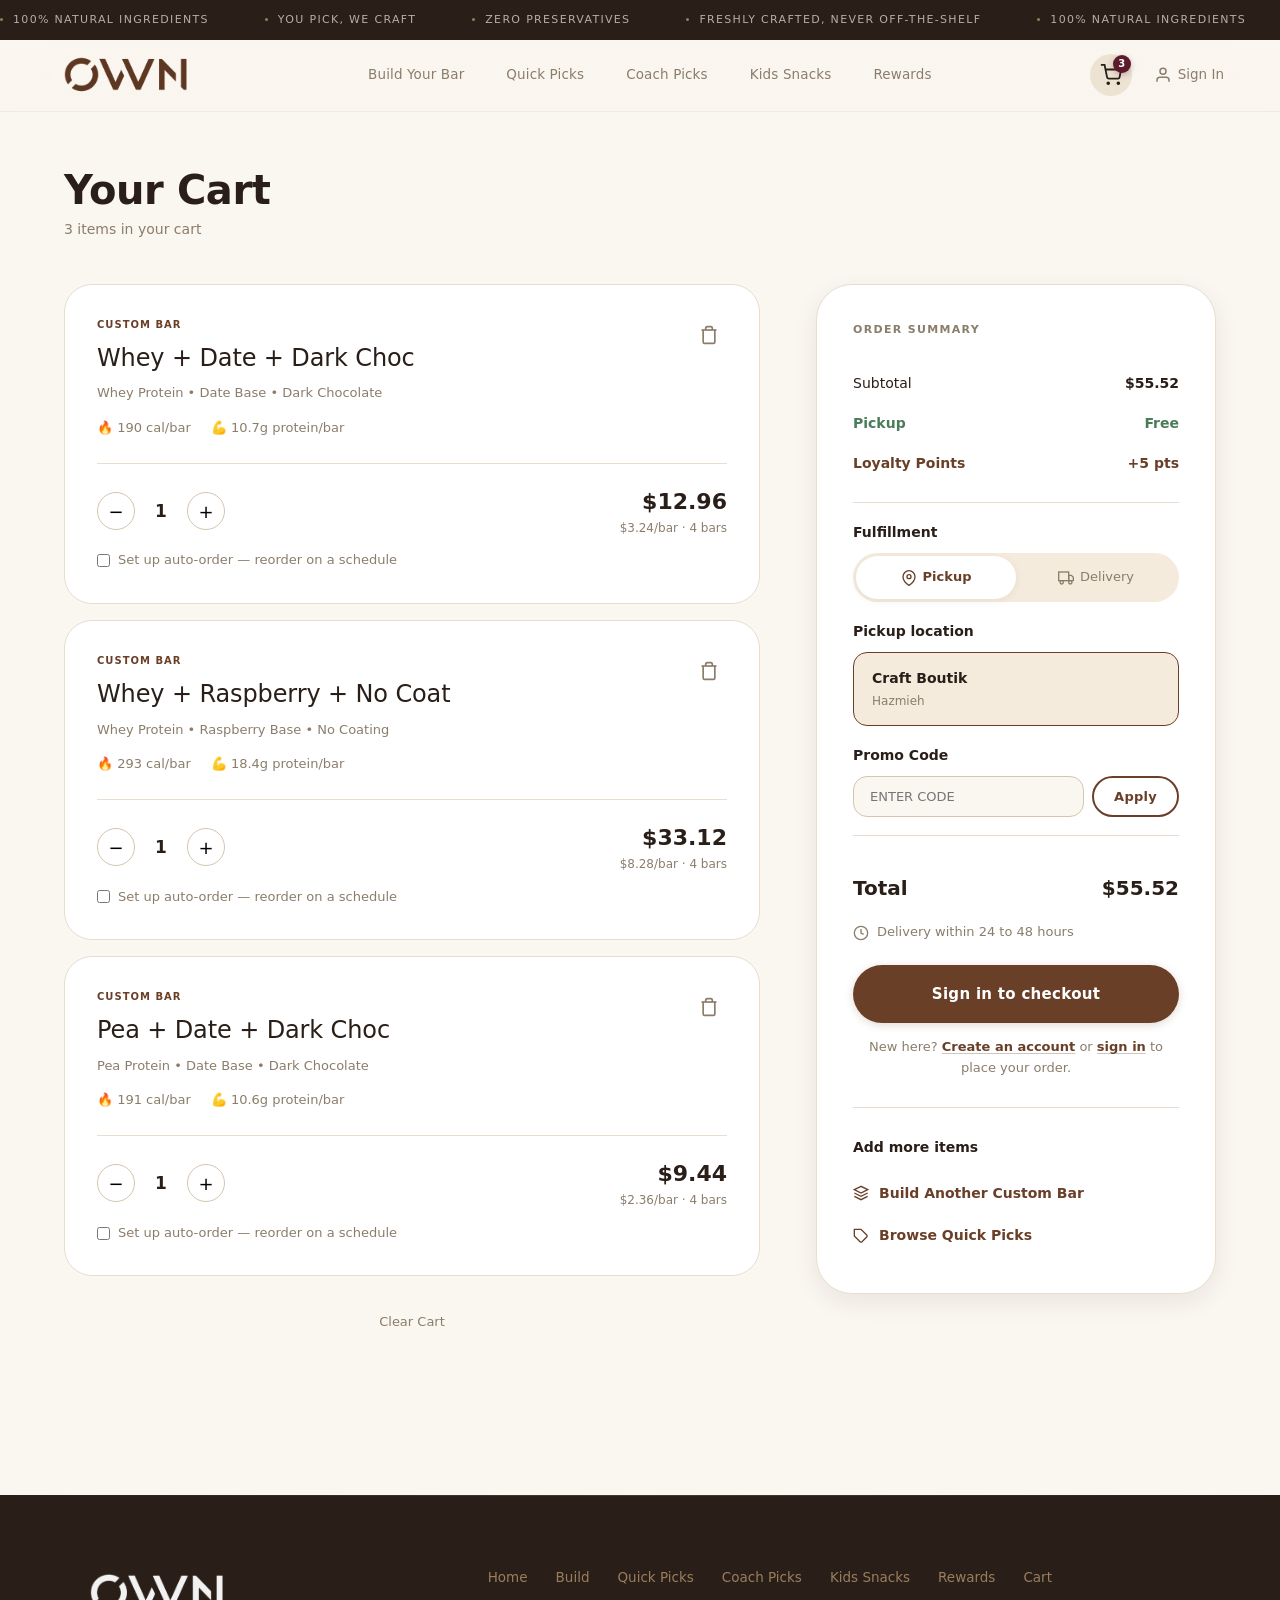
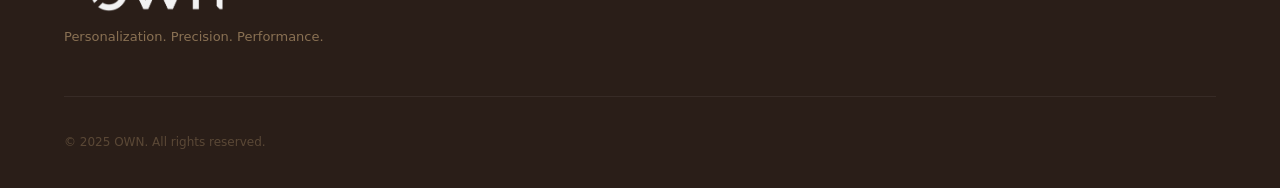
<file: cart.html>
<!DOCTYPE html>
<html lang="en">
<head>
  <meta charset="UTF-8">
  <meta name="viewport" content="width=device-width, initial-scale=1.0">
  <title>Your Cart — OWN</title>
  <link rel="icon" type="image/x-icon" href="favicon.ico">
  <link rel="icon" type="image/png" sizes="32x32" href="favicon-32.png">
  <link rel="apple-touch-icon" sizes="180x180" href="apple-touch-icon.png">
  <link rel="stylesheet" href="css/style.css">
</head>
<body>

  <!-- Ticker -->
  <div class="ticker">
    <div class="ticker__track">
      <span class="ticker__item"><span class="ticker__dot"></span>100% Natural Ingredients</span>
      <span class="ticker__item"><span class="ticker__dot"></span>You Pick, We Craft</span>
      <span class="ticker__item"><span class="ticker__dot"></span>Zero Preservatives</span>
      <span class="ticker__item"><span class="ticker__dot"></span>Freshly Crafted, Never Off-the-Shelf</span>
      <span class="ticker__item"><span class="ticker__dot"></span>100% Natural Ingredients</span>
      <span class="ticker__item"><span class="ticker__dot"></span>You Pick, We Craft</span>
      <span class="ticker__item"><span class="ticker__dot"></span>Zero Preservatives</span>
      <span class="ticker__item"><span class="ticker__dot"></span>Freshly Crafted, Never Off-the-Shelf</span>
    </div>
  </div>

  <!-- Nav -->
  <nav class="nav">
    <div class="nav__inner">
      <a href="index.html" class="nav__logo"><img src="img/ownlogo.png" alt="OWN"></a>
      <div class="nav__links">
        <a href="build.html" class="nav__link">Build Your Bar</a>
        <a href="quick-picks.html" class="nav__link">Quick Picks</a>
        <a href="coach-picks.html" class="nav__link">Coach Picks</a>
        <a href="kids-snacks.html" class="nav__link">Kids Snacks</a>
        <a href="rewards.html" class="nav__link">Rewards</a>
      </div>
      <div class="nav__actions">
        <a href="cart.html" class="nav__icon-btn" style="background:var(--cream-mid);border-radius:var(--radius-full);">
          <svg width="22" height="22" viewBox="0 0 24 24" fill="none" stroke="currentColor" stroke-width="2"><circle cx="9" cy="21" r="1"/><circle cx="20" cy="21" r="1"/><path d="M1 1h4l2.68 13.39a2 2 0 0 0 2 1.61h9.72a2 2 0 0 0 2-1.61L23 6H6"/></svg>
          <span class="nav__badge">3</span>
        </a>
        <a href="#" class="nav__signin">
          <svg width="18" height="18" viewBox="0 0 24 24" fill="none" stroke="currentColor" stroke-width="2"><path d="M20 21v-2a4 4 0 0 0-4-4H8a4 4 0 0 0-4 4v2"/><circle cx="12" cy="7" r="4"/></svg>
          Sign In
        </a>
      </div>
      <button class="nav__toggle" aria-label="Menu">
        <svg width="24" height="24" viewBox="0 0 24 24" fill="none" stroke="currentColor" stroke-width="2"><line x1="3" y1="6" x2="21" y2="6"/><line x1="3" y1="12" x2="21" y2="12"/><line x1="3" y1="18" x2="21" y2="18"/></svg>
      </button>
    </div>
  </nav>

  <div class="container">
    <div class="cart-page">
      <h1 class="cart-page__title">Your Cart</h1>
      <p class="cart-page__count">3 items in your cart</p>

      <div class="cart-layout">

        <!-- Cart items -->
        <div class="cart-items">

          <div class="c-item">
            <div class="c-item__top">
              <div>
                <div class="c-item__type">Custom Bar</div>
                <div class="c-item__name">Whey + Date + Dark Choc</div>
                <div class="c-item__recipe">Whey Protein &bull; Date Base &bull; Dark Chocolate</div>
              </div>
              <button class="c-item__del" aria-label="Remove">
                <svg width="20" height="20" viewBox="0 0 24 24" fill="none" stroke="currentColor" stroke-width="2"><polyline points="3 6 5 6 21 6"/><path d="M19 6v14a2 2 0 0 1-2 2H7a2 2 0 0 1-2-2V6m3 0V4a2 2 0 0 1 2-2h4a2 2 0 0 1 2 2v2"/></svg>
              </button>
            </div>
            <div class="c-item__meta">
              <span>&#128293; 190 cal/bar</span>
              <span>&#128170; 10.7g protein/bar</span>
            </div>
            <div class="c-item__bottom">
              <div class="c-item__qty">
                <button class="c-item__qty-btn">&minus;</button>
                <span class="c-item__qty-val">1</span>
                <button class="c-item__qty-btn">+</button>
              </div>
              <div class="c-item__price">
                <div class="c-item__price-main">$12.96</div>
                <div class="c-item__price-sub">$3.24/bar &middot; 4 bars</div>
              </div>
            </div>
            <label class="c-item__auto"><input type="checkbox" style="accent-color:var(--own-brown);"> Set up auto-order &mdash; reorder on a schedule</label>
          </div>

          <div class="c-item">
            <div class="c-item__top">
              <div>
                <div class="c-item__type">Custom Bar</div>
                <div class="c-item__name">Whey + Raspberry + No Coat</div>
                <div class="c-item__recipe">Whey Protein &bull; Raspberry Base &bull; No Coating</div>
              </div>
              <button class="c-item__del" aria-label="Remove">
                <svg width="20" height="20" viewBox="0 0 24 24" fill="none" stroke="currentColor" stroke-width="2"><polyline points="3 6 5 6 21 6"/><path d="M19 6v14a2 2 0 0 1-2 2H7a2 2 0 0 1-2-2V6m3 0V4a2 2 0 0 1 2-2h4a2 2 0 0 1 2 2v2"/></svg>
              </button>
            </div>
            <div class="c-item__meta">
              <span>&#128293; 293 cal/bar</span>
              <span>&#128170; 18.4g protein/bar</span>
            </div>
            <div class="c-item__bottom">
              <div class="c-item__qty">
                <button class="c-item__qty-btn">&minus;</button>
                <span class="c-item__qty-val">1</span>
                <button class="c-item__qty-btn">+</button>
              </div>
              <div class="c-item__price">
                <div class="c-item__price-main">$33.12</div>
                <div class="c-item__price-sub">$8.28/bar &middot; 4 bars</div>
              </div>
            </div>
            <label class="c-item__auto"><input type="checkbox" style="accent-color:var(--own-brown);"> Set up auto-order &mdash; reorder on a schedule</label>
          </div>

          <div class="c-item">
            <div class="c-item__top">
              <div>
                <div class="c-item__type">Custom Bar</div>
                <div class="c-item__name">Pea + Date + Dark Choc</div>
                <div class="c-item__recipe">Pea Protein &bull; Date Base &bull; Dark Chocolate</div>
              </div>
              <button class="c-item__del" aria-label="Remove">
                <svg width="20" height="20" viewBox="0 0 24 24" fill="none" stroke="currentColor" stroke-width="2"><polyline points="3 6 5 6 21 6"/><path d="M19 6v14a2 2 0 0 1-2 2H7a2 2 0 0 1-2-2V6m3 0V4a2 2 0 0 1 2-2h4a2 2 0 0 1 2 2v2"/></svg>
              </button>
            </div>
            <div class="c-item__meta">
              <span>&#128293; 191 cal/bar</span>
              <span>&#128170; 10.6g protein/bar</span>
            </div>
            <div class="c-item__bottom">
              <div class="c-item__qty">
                <button class="c-item__qty-btn">&minus;</button>
                <span class="c-item__qty-val">1</span>
                <button class="c-item__qty-btn">+</button>
              </div>
              <div class="c-item__price">
                <div class="c-item__price-main">$9.44</div>
                <div class="c-item__price-sub">$2.36/bar &middot; 4 bars</div>
              </div>
            </div>
            <label class="c-item__auto"><input type="checkbox" style="accent-color:var(--own-brown);"> Set up auto-order &mdash; reorder on a schedule</label>
          </div>

          <button class="cart-clear">Clear Cart</button>
        </div>

        <!-- Order summary -->
        <div class="cart-sum">
          <div class="cart-sum__title">Order Summary</div>

          <div class="cart-sum__row"><span>Subtotal</span><span style="font-weight:600;">$55.52</span></div>
          <div class="cart-sum__row cart-sum__row--green"><span>Pickup</span><span>Free</span></div>
          <div class="cart-sum__row cart-sum__row--brown"><span>Loyalty Points</span><span>+5 pts</span></div>

          <div class="cart-sum__divider"></div>

          <div class="cart-sum__fulfill-label">Fulfillment</div>
          <div class="fulfill-toggle">
            <div class="fulfill-opt fulfill-opt--active">
              <svg width="16" height="16" viewBox="0 0 24 24" fill="none" stroke="currentColor" stroke-width="2"><path d="M21 10c0 7-9 13-9 13s-9-6-9-13a9 9 0 0 1 18 0z"/><circle cx="12" cy="10" r="3"/></svg>
              Pickup
            </div>
            <div class="fulfill-opt">
              <svg width="16" height="16" viewBox="0 0 24 24" fill="none" stroke="currentColor" stroke-width="2"><rect x="1" y="3" width="15" height="13"/><polygon points="16 8 20 8 23 11 23 16 16 16 16 8"/><circle cx="5.5" cy="18.5" r="2.5"/><circle cx="18.5" cy="18.5" r="2.5"/></svg>
              Delivery
            </div>
          </div>

          <div class="cart-sum__fulfill-label">Pickup location</div>
          <div class="cart-sum__location">
            <div class="cart-sum__location-name">Craft Boutik</div>
            <div class="cart-sum__location-area">Hazmieh</div>
          </div>

          <div class="cart-sum__promo-label">Promo Code</div>
          <div class="cart-sum__promo-row">
            <input type="text" placeholder="ENTER CODE">
            <button class="btn btn--secondary btn--sm">Apply</button>
          </div>

          <div class="cart-sum__divider"></div>

          <div class="cart-sum__total"><span>Total</span><span>$55.52</span></div>

          <div class="cart-sum__delivery">
            <svg width="16" height="16" viewBox="0 0 24 24" fill="none" stroke="currentColor" stroke-width="2"><circle cx="12" cy="12" r="10"/><polyline points="12 6 12 12 16 14"/></svg>
            Delivery within 24 to 48 hours
          </div>

          <button class="btn btn--primary cart-sum__checkout">Sign in to checkout</button>

          <div class="cart-sum__auth">
            New here? <a href="#">Create an account</a> or <a href="#">sign in</a> to place your order.
          </div>

          <div class="cart-sum__more">
            <div class="cart-sum__more-title">Add more items</div>
            <a href="build.html" class="cart-sum__more-link">
              <svg width="16" height="16" viewBox="0 0 24 24" fill="none" stroke="currentColor" stroke-width="2"><path d="M12 2L2 7l10 5 10-5-10-5z"/><path d="M2 17l10 5 10-5"/><path d="M2 12l10 5 10-5"/></svg>
              Build Another Custom Bar
            </a>
            <a href="quick-picks.html" class="cart-sum__more-link">
              <svg width="16" height="16" viewBox="0 0 24 24" fill="none" stroke="currentColor" stroke-width="2"><path d="M20.59 13.41l-7.17 7.17a2 2 0 0 1-2.83 0L2 12V2h10l8.59 8.59a2 2 0 0 1 0 2.82z"/><line x1="7" y1="7" x2="7.01" y2="7"/></svg>
              Browse Quick Picks
            </a>
          </div>
        </div>

      </div>
    </div>
  </div>

  <!-- Footer -->
  <footer class="footer">
    <div class="container">
      <div class="footer__inner">
        <div>
          <div class="footer__logo"><img src="img/ownlogo.png" alt="OWN"></div>
          <div class="footer__tagline">Personalization. Precision. Performance.</div>
        </div>
        <div class="footer__links">
          <a href="index.html" class="footer__link">Home</a>
          <a href="build.html" class="footer__link">Build</a>
          <a href="quick-picks.html" class="footer__link">Quick Picks</a>
          <a href="coach-picks.html" class="footer__link">Coach Picks</a>
          <a href="kids-snacks.html" class="footer__link">Kids Snacks</a>
          <a href="rewards.html" class="footer__link">Rewards</a>
          <a href="cart.html" class="footer__link">Cart</a>
        </div>
        <div></div>
      </div>
      <div class="footer__bottom">&copy; 2025 OWN. All rights reserved.</div>
    </div>
  </footer>

  <script src="js/app.js"></script>
</body>
</html>
</file>
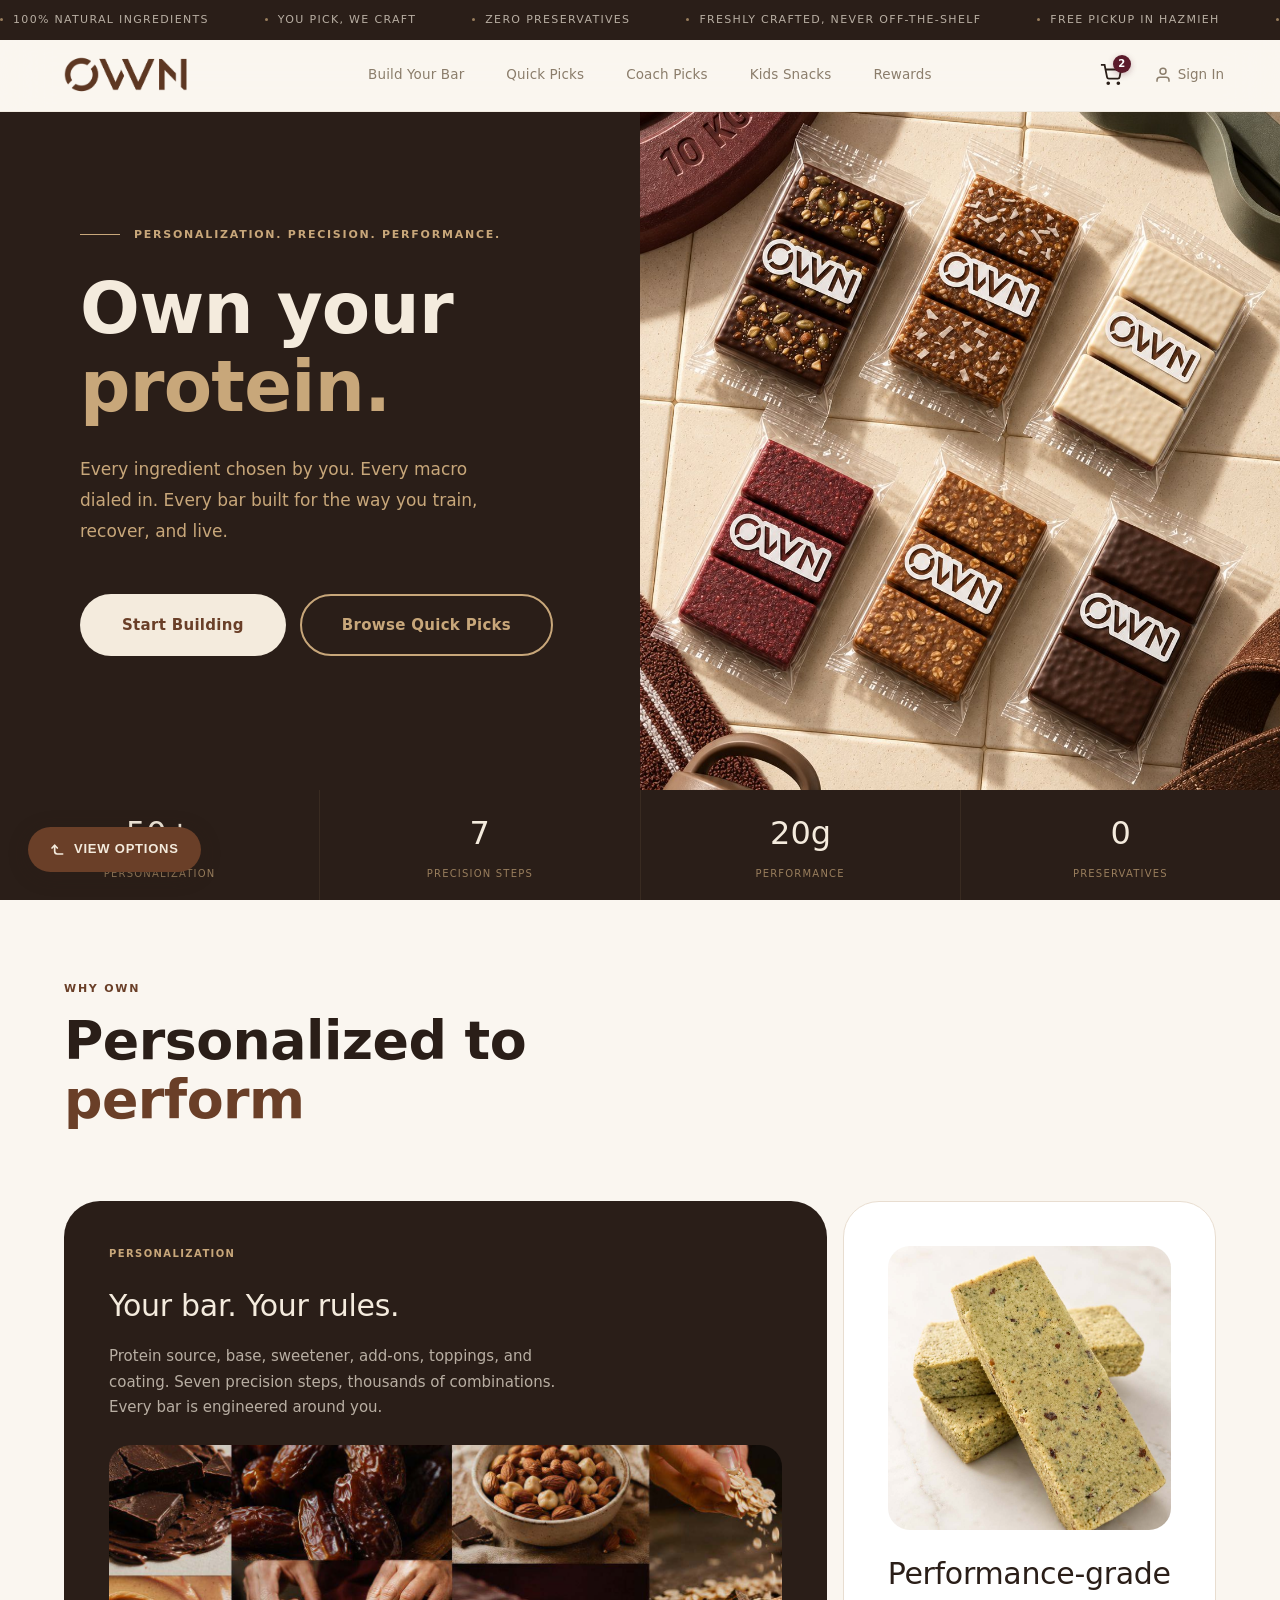
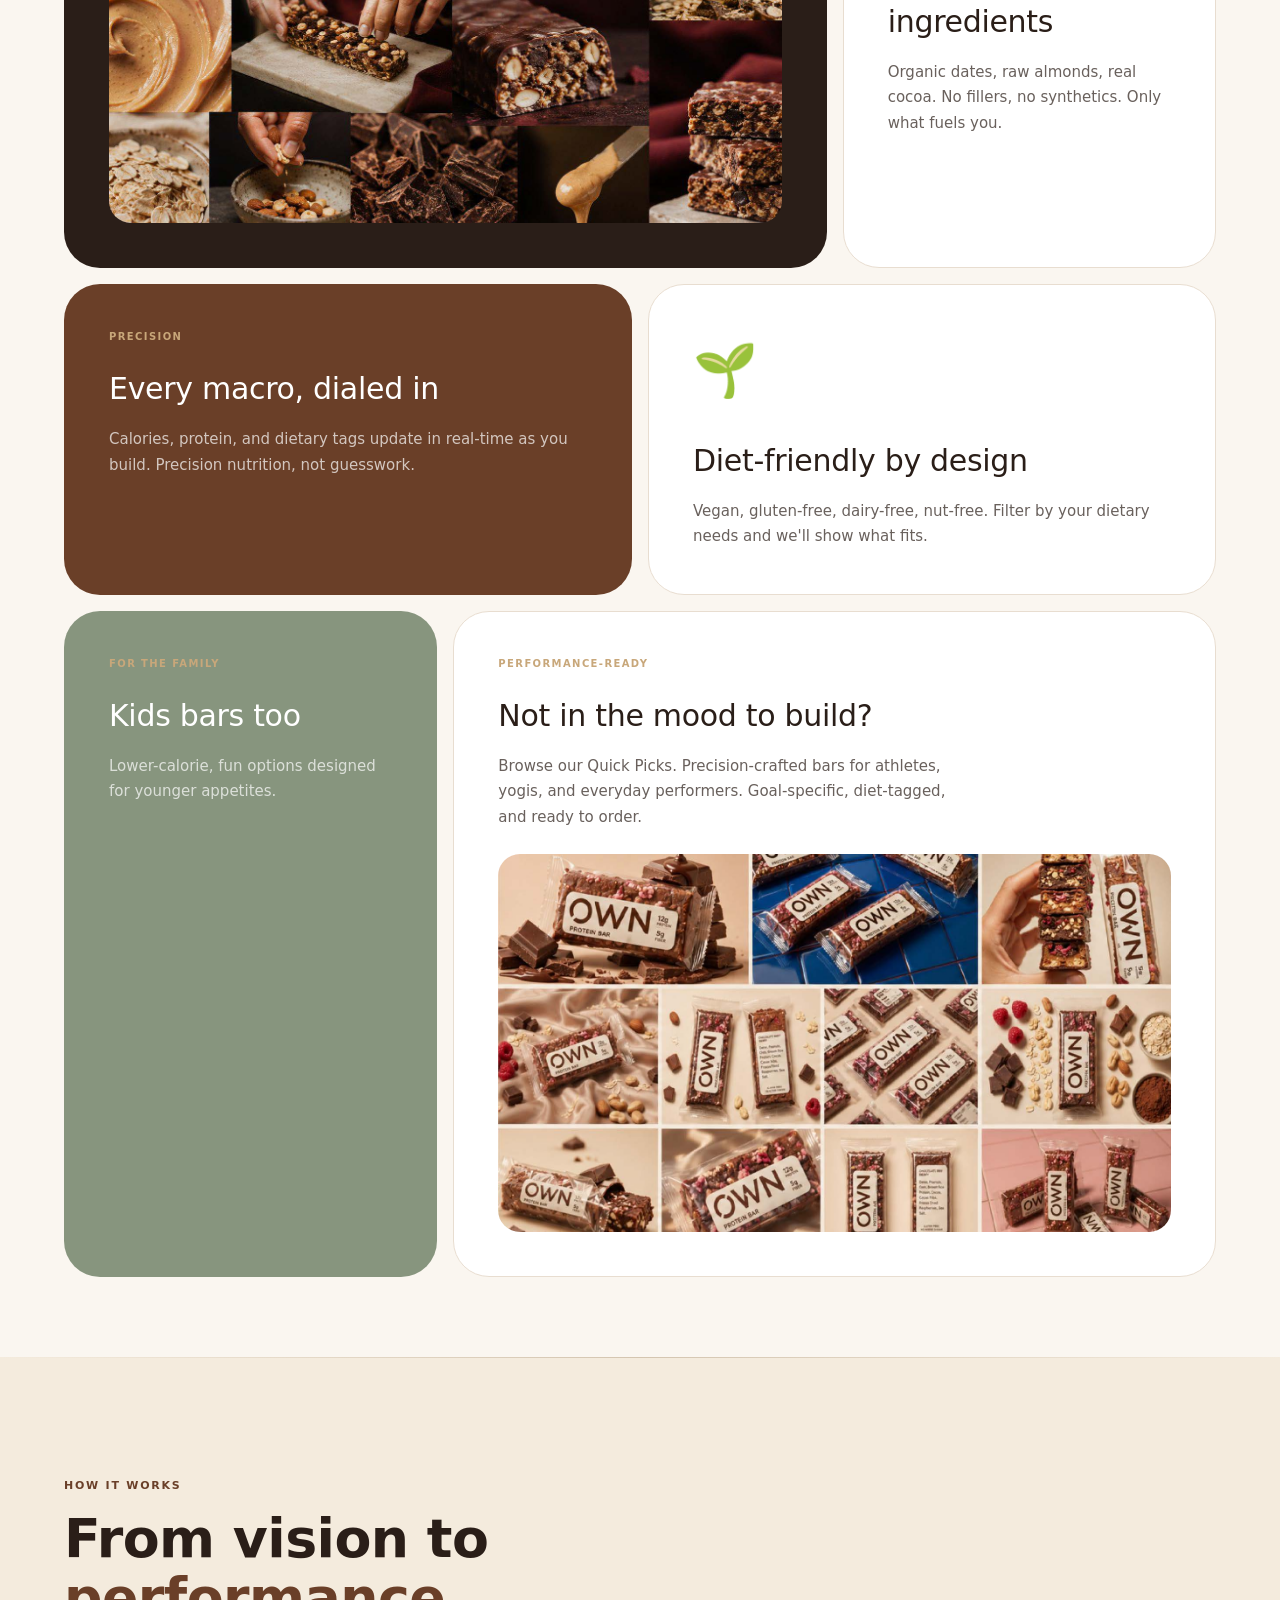
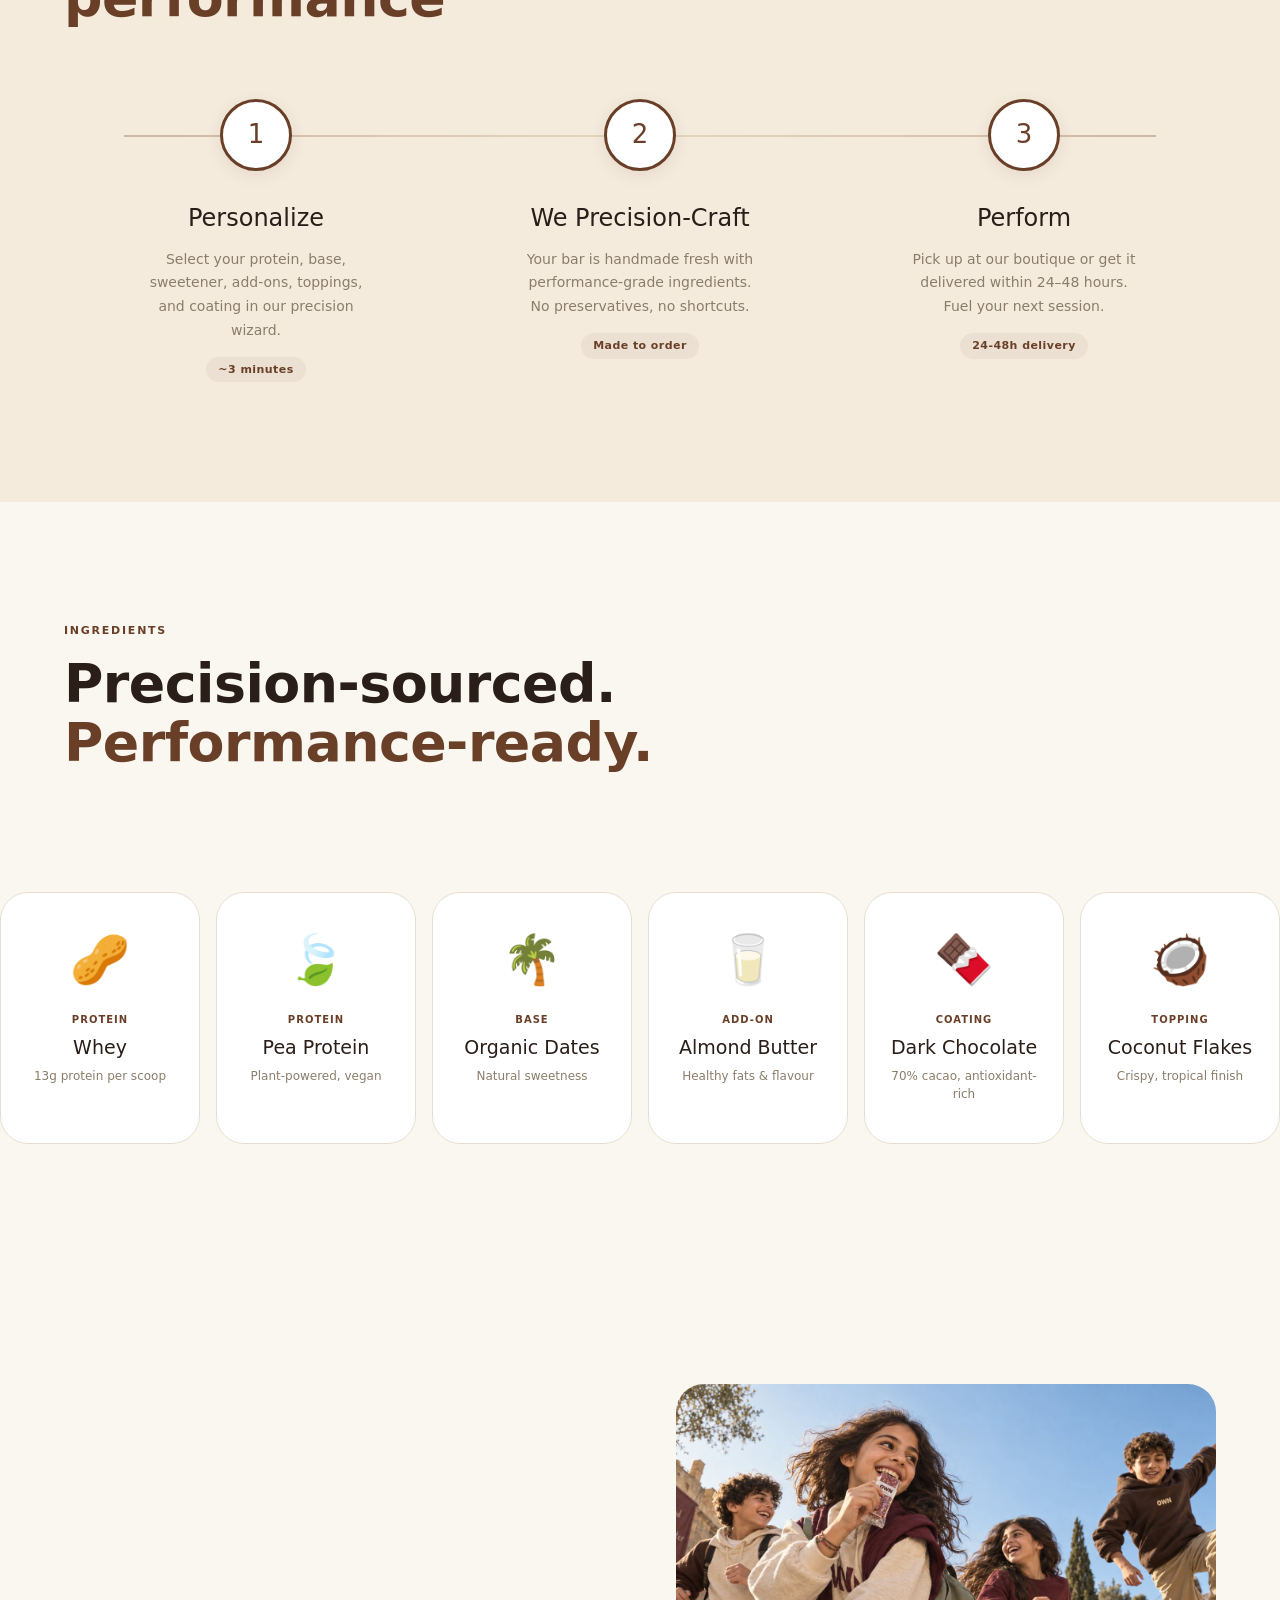
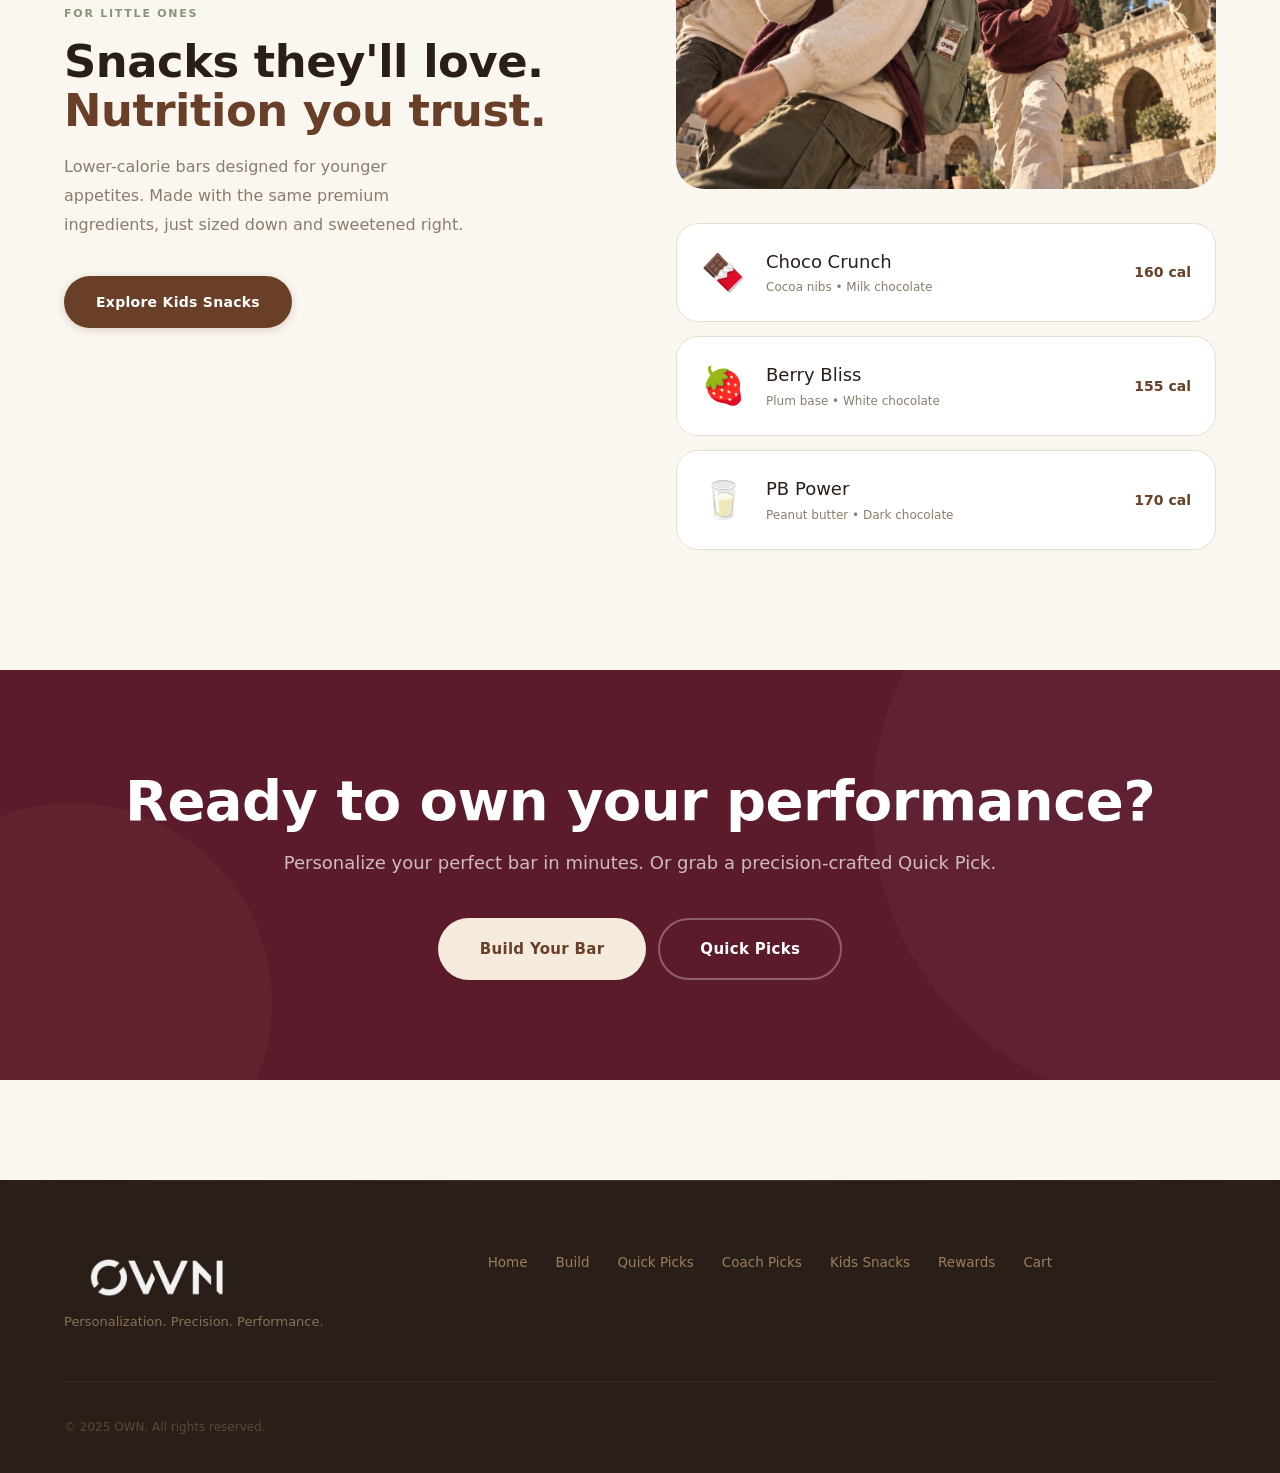
<file: classy.html>
<!DOCTYPE html>
<html lang="en">
<head>
  <meta charset="UTF-8">
  <meta name="viewport" content="width=device-width, initial-scale=1.0">
  <title>OWN - Personalization. Precision. Performance.</title>
  <link rel="stylesheet" href="css/style.css?v=5">
</head>
<body>

  <!-- Ticker -->
  <div class="ticker">
    <div class="ticker__track">
      <span class="ticker__item"><span class="ticker__dot"></span>100% Natural Ingredients</span>
      <span class="ticker__item"><span class="ticker__dot"></span>You Pick, We Craft</span>
      <span class="ticker__item"><span class="ticker__dot"></span>Zero Preservatives</span>
      <span class="ticker__item"><span class="ticker__dot"></span>Freshly Crafted, Never Off-the-Shelf</span>
      <span class="ticker__item"><span class="ticker__dot"></span>Free Pickup in Hazmieh</span>
      <span class="ticker__item"><span class="ticker__dot"></span>100% Natural Ingredients</span>
      <span class="ticker__item"><span class="ticker__dot"></span>You Pick, We Craft</span>
      <span class="ticker__item"><span class="ticker__dot"></span>Zero Preservatives</span>
      <span class="ticker__item"><span class="ticker__dot"></span>Freshly Crafted, Never Off-the-Shelf</span>
      <span class="ticker__item"><span class="ticker__dot"></span>Free Pickup in Hazmieh</span>
    </div>
  </div>

  <!-- Nav -->
  <nav class="nav">
    <div class="nav__inner">
      <a href="classy.html" class="nav__logo"><img src="img/ownlogo.png" alt="OWN"></a>
      <div class="nav__links">
        <a href="build.html" class="nav__link">Build Your Bar</a>
        <a href="quick-picks.html" class="nav__link">Quick Picks</a>
        <a href="coach-picks.html" class="nav__link">Coach Picks</a>
        <a href="kids-snacks.html" class="nav__link">Kids Snacks</a>
        <a href="rewards.html" class="nav__link">Rewards</a>
      </div>
      <div class="nav__actions">
        <a href="cart.html" class="nav__icon-btn">
          <svg width="22" height="22" viewBox="0 0 24 24" fill="none" stroke="currentColor" stroke-width="2"><circle cx="9" cy="21" r="1"/><circle cx="20" cy="21" r="1"/><path d="M1 1h4l2.68 13.39a2 2 0 0 0 2 1.61h9.72a2 2 0 0 0 2-1.61L23 6H6"/></svg>
          <span class="nav__badge">2</span>
        </a>
        <a href="#" class="nav__signin">
          <svg width="18" height="18" viewBox="0 0 24 24" fill="none" stroke="currentColor" stroke-width="2"><path d="M20 21v-2a4 4 0 0 0-4-4H8a4 4 0 0 0-4 4v2"/><circle cx="12" cy="7" r="4"/></svg>
          Sign In
        </a>
      </div>
      <button class="nav__toggle" aria-label="Menu">
        <svg width="24" height="24" viewBox="0 0 24 24" fill="none" stroke="currentColor" stroke-width="2"><line x1="3" y1="6" x2="21" y2="6"/><line x1="3" y1="12" x2="21" y2="12"/><line x1="3" y1="18" x2="21" y2="18"/></svg>
      </button>
    </div>
  </nav>

  <!-- Hero — full-bleed split -->
  <section class="hero">
    <div class="hero__inner">
      <div class="hero__content">
        <div class="hero__eyebrow">Personalization. Precision. Performance.</div>
        <h1 class="hero__title">Own your <em>protein.</em></h1>
        <p class="hero__desc">Every ingredient chosen by you. Every macro dialed in. Every bar built for the way you train, recover, and live.</p>
        <div class="hero__actions">
          <a href="build.html" class="btn btn--cream btn--lg">Start Building</a>
          <a href="quick-picks.html" class="btn btn--lg" style="border:2px solid var(--oat-gold);color:var(--oat-gold);">Browse Quick Picks</a>
        </div>
      </div>
      <div class="hero__visual">
        <div class="hero__rotator">
          <img src="img/own6.jpeg" alt="OWN protein bar with raspberries" class="hero__slide hero__slide--active">
          <img src="img/own2.jpeg" alt="Premium ingredients and handcrafted bars" class="hero__slide">
          <img src="img/own1.jpeg" alt="Raw handcrafted protein bars" class="hero__slide">
          <img src="img/own4.jpeg" alt="OWN Quick Picks bar collection" class="hero__slide">
        </div>
      </div>
    </div>
    <div class="hero__stat-strip">
      <div class="hero__stat">
        <div class="hero__stat-value">50+</div>
        <div class="hero__stat-label">Personalization</div>
      </div>
      <div class="hero__stat">
        <div class="hero__stat-value">7</div>
        <div class="hero__stat-label">Precision Steps</div>
      </div>
      <div class="hero__stat">
        <div class="hero__stat-value">20g</div>
        <div class="hero__stat-label">Performance</div>
      </div>
      <div class="hero__stat">
        <div class="hero__stat-value">0</div>
        <div class="hero__stat-label">Preservatives</div>
      </div>
    </div>
  </section>

  <!-- Bento Grid — value props -->
  <section class="bento">
    <div class="container">
      <div class="bento__header reveal">
        <div class="bento__eyebrow">Why OWN</div>
        <h2 class="bento__title">Personalized to <em>perform</em></h2>
      </div>

      <div class="bento__grid">
        <div class="bento__card bento__card--wide bento__card--dark reveal">
          <div class="bento__card-eyebrow">Personalization</div>
          <div class="bento__card-title">Your bar. Your rules.</div>
          <div class="bento__card-desc">Protein source, base, sweetener, add-ons, toppings, and coating. Seven precision steps, thousands of combinations. Every bar is engineered around you.</div>
          <div class="bento__card-img img-frame img-frame--wide">
            <img src="img/own2.jpeg" alt="Premium ingredients and handcrafted bars">
          </div>
        </div>
        <div class="bento__card bento__card--narrow reveal">
          <div class="bento__card-img img-frame img-frame--square" style="margin-bottom:20px; margin-top:0;">
            <img src="img/own1.jpeg" alt="Raw handcrafted protein bars">
          </div>
          <div class="bento__card-title">Performance-grade ingredients</div>
          <div class="bento__card-desc">Organic dates, raw almonds, real cocoa. No fillers, no synthetics. Only what fuels you.</div>
        </div>
        <div class="bento__card bento__card--half bento__card--brown reveal">
          <div class="bento__card-eyebrow">Precision</div>
          <div class="bento__card-title">Every macro, dialed in</div>
          <div class="bento__card-desc">Calories, protein, and dietary tags update in real-time as you build. Precision nutrition, not guesswork.</div>
        </div>
        <div class="bento__card bento__card--half reveal">
          <span class="bento__card-icon">&#127793;</span>
          <div class="bento__card-title">Diet-friendly by design</div>
          <div class="bento__card-desc">Vegan, gluten-free, dairy-free, nut-free. Filter by your dietary needs and we'll show what fits.</div>
        </div>
        <div class="bento__card bento__card--narrow bento__card--sage reveal">
          <div class="bento__card-eyebrow">For the Family</div>
          <div class="bento__card-title">Kids bars too</div>
          <div class="bento__card-desc">Lower-calorie, fun options designed for younger appetites.</div>
        </div>
        <div class="bento__card bento__card--wide reveal">
          <div class="bento__card-eyebrow">Performance-Ready</div>
          <div class="bento__card-title">Not in the mood to build?</div>
          <div class="bento__card-desc">Browse our Quick Picks. Precision-crafted bars for athletes, yogis, and everyday performers. Goal-specific, diet-tagged, and ready to order.</div>
          <div class="bento__card-img img-frame img-frame--wide">
            <img src="img/own4.jpeg" alt="OWN Quick Picks bar collection">
          </div>
        </div>
      </div>
    </div>
  </section>

  <!-- How It Works — horizontal timeline -->
  <section class="how-it-works">
    <div class="container">
      <div class="bento__header reveal">
        <div class="bento__eyebrow">How It Works</div>
        <h2 class="bento__title">From vision to <em>performance</em></h2>
      </div>
      <div class="timeline reveal">
        <div class="timeline__step">
          <div class="timeline__number">1</div>
          <div class="timeline__title">Personalize</div>
          <div class="timeline__desc">Select your protein, base, sweetener, add-ons, toppings, and coating in our precision wizard.</div>
          <div class="timeline__meta">~3 minutes</div>
        </div>
        <div class="timeline__step">
          <div class="timeline__number">2</div>
          <div class="timeline__title">We Precision-Craft</div>
          <div class="timeline__desc">Your bar is handmade fresh with performance-grade ingredients. No preservatives, no shortcuts.</div>
          <div class="timeline__meta">Made to order</div>
        </div>
        <div class="timeline__step">
          <div class="timeline__number">3</div>
          <div class="timeline__title">Perform</div>
          <div class="timeline__desc">Pick up at our boutique or get it delivered within 24&ndash;48 hours. Fuel your next session.</div>
          <div class="timeline__meta">24-48h delivery</div>
        </div>
      </div>
    </div>
  </section>

  <!-- Ingredients Scroll -->
  <section class="ingredients">
    <div class="container">
      <div class="bento__header reveal">
        <div class="bento__eyebrow">Ingredients</div>
        <h2 class="bento__title">Precision-sourced. <em>Performance-ready.</em></h2>
      </div>
    </div>
    <div class="ingredients__scroll" style="padding-left: max(24px, calc((100vw - 1200px)/2));">
      <div class="ingredient">
        <span class="ingredient__emoji">&#129372;</span>
        <div class="ingredient__cat">Protein</div>
        <div class="ingredient__name">Whey</div>
        <div class="ingredient__desc">13g protein per scoop</div>
      </div>
      <div class="ingredient">
        <span class="ingredient__emoji">&#127811;</span>
        <div class="ingredient__cat">Protein</div>
        <div class="ingredient__name">Pea Protein</div>
        <div class="ingredient__desc">Plant-powered, vegan</div>
      </div>
      <div class="ingredient">
        <span class="ingredient__emoji">&#127796;</span>
        <div class="ingredient__cat">Base</div>
        <div class="ingredient__name">Organic Dates</div>
        <div class="ingredient__desc">Natural sweetness</div>
      </div>
      <div class="ingredient">
        <span class="ingredient__emoji">&#129371;</span>
        <div class="ingredient__cat">Add-on</div>
        <div class="ingredient__name">Almond Butter</div>
        <div class="ingredient__desc">Healthy fats &amp; flavour</div>
      </div>
      <div class="ingredient">
        <span class="ingredient__emoji">&#127851;</span>
        <div class="ingredient__cat">Coating</div>
        <div class="ingredient__name">Dark Chocolate</div>
        <div class="ingredient__desc">70% cacao, antioxidant-rich</div>
      </div>
      <div class="ingredient">
        <span class="ingredient__emoji">&#129381;</span>
        <div class="ingredient__cat">Topping</div>
        <div class="ingredient__name">Coconut Flakes</div>
        <div class="ingredient__desc">Crispy, tropical finish</div>
      </div>
      <div class="ingredient">
        <span class="ingredient__emoji">&#127827;</span>
        <div class="ingredient__cat">Add-on</div>
        <div class="ingredient__name">Dried Raspberries</div>
        <div class="ingredient__desc">Tangy-sweet burst</div>
      </div>
      <div class="ingredient">
        <span class="ingredient__emoji">&#127856;</span>
        <div class="ingredient__cat">Sweetener</div>
        <div class="ingredient__name">Raw Honey</div>
        <div class="ingredient__desc">Unprocessed, natural</div>
      </div>
    </div>
  </section>

  <!-- Kids Preview -->
  <section class="kids-preview">
    <div class="container">
      <div class="kids-preview__layout">
        <div class="kids-preview__content reveal">
          <div class="kids-preview__eyebrow">For Little Ones</div>
          <h2 class="kids-preview__title">Snacks they'll love.<br><em>Nutrition you trust.</em></h2>
          <p class="kids-preview__desc">Lower-calorie bars designed for younger appetites. Made with the same premium ingredients, just sized down and sweetened right.</p>
          <a href="kids-snacks.html" class="btn btn--primary">Explore Kids Snacks</a>
        </div>
        <div class="kids-preview__cards reveal">
          <div class="img-frame img-frame--landscape" style="margin-bottom:20px; border-radius:var(--radius-xl);">
            <img src="img/own3.jpeg" alt="People enjoying OWN protein bars">
          </div>
          <div class="kids-mini-card">
            <span class="kids-mini-card__emoji">&#127851;</span>
            <div>
              <div class="kids-mini-card__name">Choco Crunch</div>
              <div class="kids-mini-card__meta">Cocoa nibs &bull; Milk chocolate</div>
            </div>
            <div class="kids-mini-card__cal">160 cal</div>
          </div>
          <div class="kids-mini-card">
            <span class="kids-mini-card__emoji">&#127827;</span>
            <div>
              <div class="kids-mini-card__name">Berry Bliss</div>
              <div class="kids-mini-card__meta">Plum base &bull; White chocolate</div>
            </div>
            <div class="kids-mini-card__cal">155 cal</div>
          </div>
          <div class="kids-mini-card">
            <span class="kids-mini-card__emoji">&#129371;</span>
            <div>
              <div class="kids-mini-card__name">PB Power</div>
              <div class="kids-mini-card__meta">Peanut butter &bull; Dark chocolate</div>
            </div>
            <div class="kids-mini-card__cal">170 cal</div>
          </div>
        </div>
      </div>
    </div>
  </section>

  <!-- CTA Banner -->
  <section class="cta-banner reveal">
    <div class="container">
      <h2 class="cta-banner__title">Ready to own your performance?</h2>
      <p class="cta-banner__desc">Personalize your perfect bar in minutes. Or grab a precision-crafted Quick Pick.</p>
      <div style="display:flex;gap:12px;justify-content:center;flex-wrap:wrap;">
        <a href="build.html" class="btn btn--cream btn--lg">Build Your Bar</a>
        <a href="quick-picks.html" class="btn btn--lg" style="border:2px solid rgba(255,255,255,0.3);color:var(--white);">Quick Picks</a>
      </div>
    </div>
  </section>

  <!-- Footer -->
  <footer class="footer">
    <div class="container">
      <div class="footer__inner">
        <div>
          <div class="footer__logo"><img src="img/ownlogo.png" alt="OWN"></div>
          <div class="footer__tagline">Personalization. Precision. Performance.</div>
        </div>
        <div class="footer__links">
          <a href="classy.html" class="footer__link">Home</a>
          <a href="build.html" class="footer__link">Build</a>
          <a href="quick-picks.html" class="footer__link">Quick Picks</a>
          <a href="coach-picks.html" class="footer__link">Coach Picks</a>
          <a href="kids-snacks.html" class="footer__link">Kids Snacks</a>
          <a href="rewards.html" class="footer__link">Rewards</a>
          <a href="cart.html" class="footer__link">Cart</a>
        </div>
        <div></div>
      </div>
      <div class="footer__bottom">&copy; 2025 OWN. All rights reserved.</div>
    </div>
  </footer>

  <a href="index.html" style="position:fixed;bottom:28px;left:28px;z-index:9999;display:flex;align-items:center;gap:8px;padding:12px 22px;border-radius:40px;background:#6A3F28;color:#F4EBDD;font-family:'Aptos','Segoe UI',sans-serif;font-size:13px;font-weight:600;letter-spacing:0.06em;text-decoration:none;text-transform:uppercase;box-shadow:0 4px 20px rgba(42,30,24,0.3);transition:transform .2s,box-shadow .2s;" onmouseenter="this.style.transform='scale(1.05)';this.style.boxShadow='0 6px 28px rgba(42,30,24,0.4)'" onmouseleave="this.style.transform='';this.style.boxShadow='0 4px 20px rgba(42,30,24,0.3)'" title="Back to options"><svg width="16" height="16" viewBox="0 0 24 24" fill="none" stroke="currentColor" stroke-width="2.5" stroke-linecap="round" stroke-linejoin="round"><path d="M3 9l4-4 4 4"/><path d="M7 5v9a4 4 0 004 4h8"/></svg>View Options</a>

  <script src="js/app.js"></script>
</body>
</html>
</file>
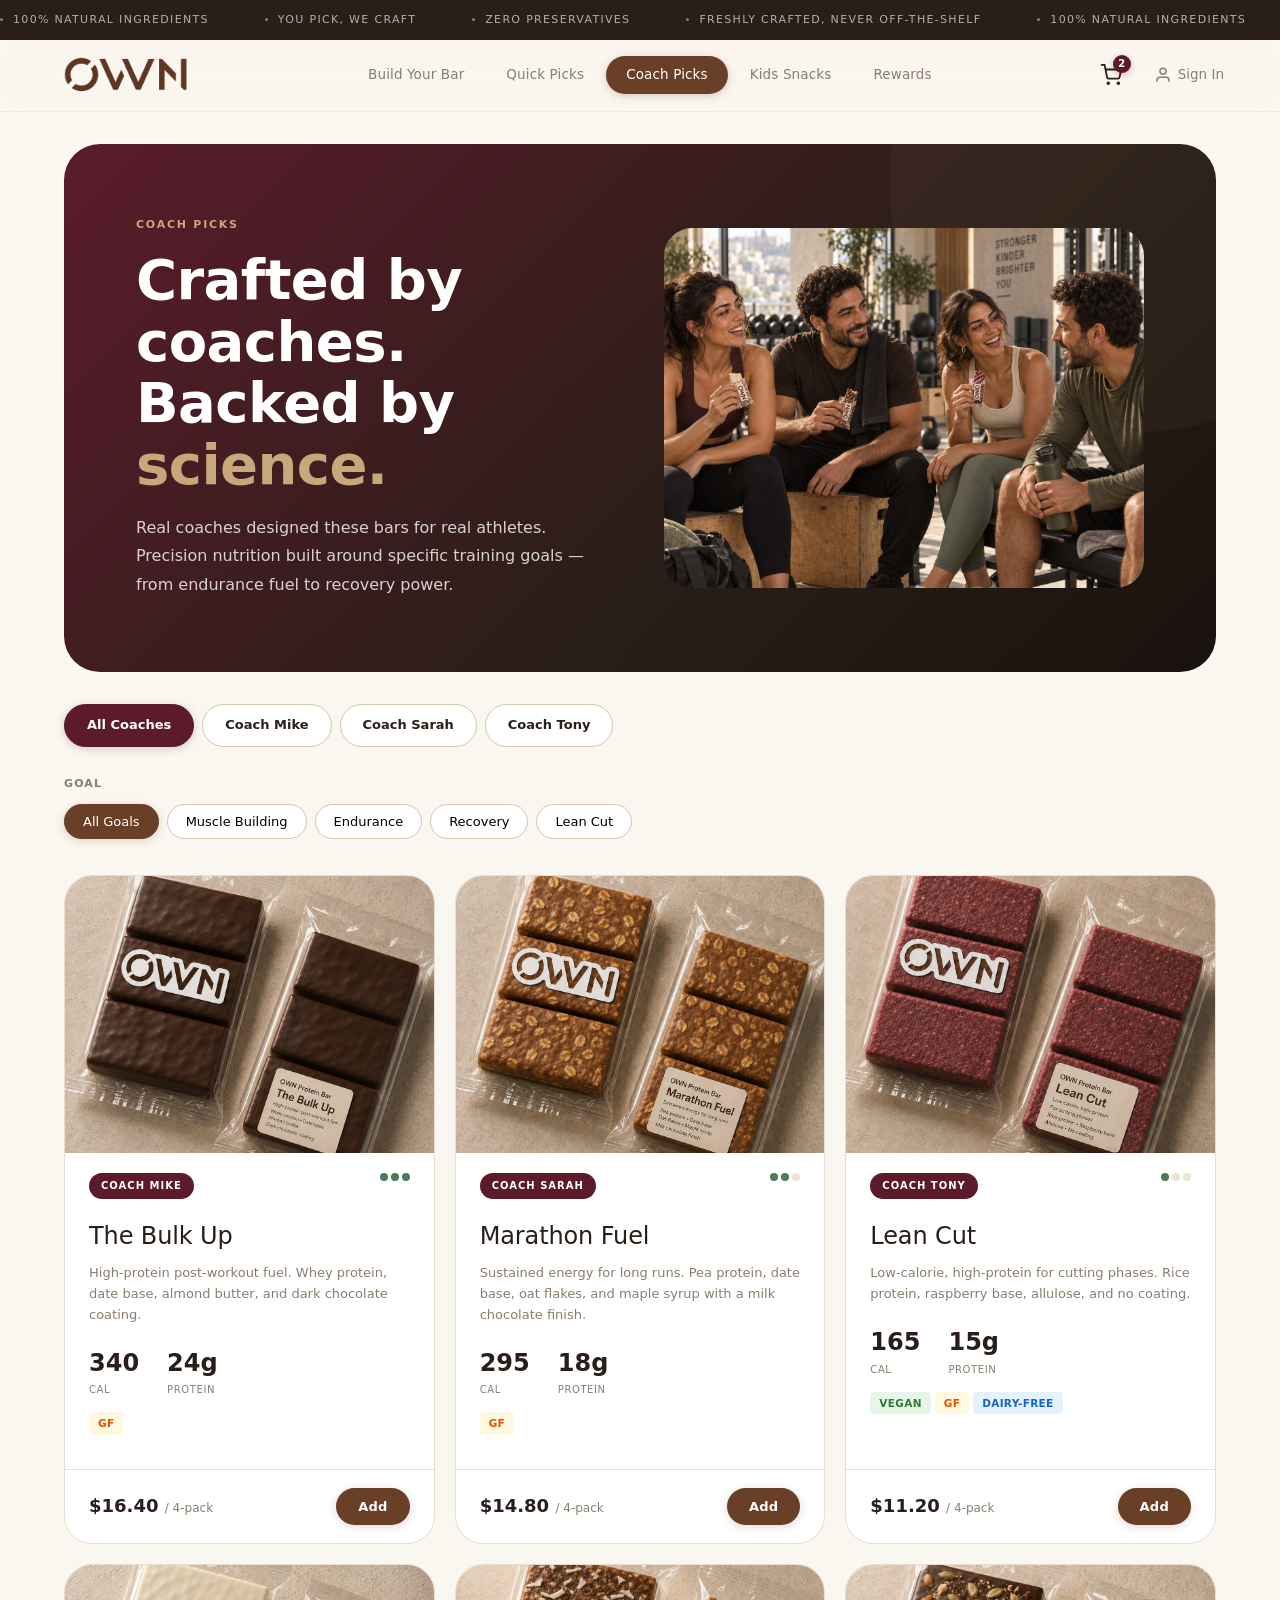
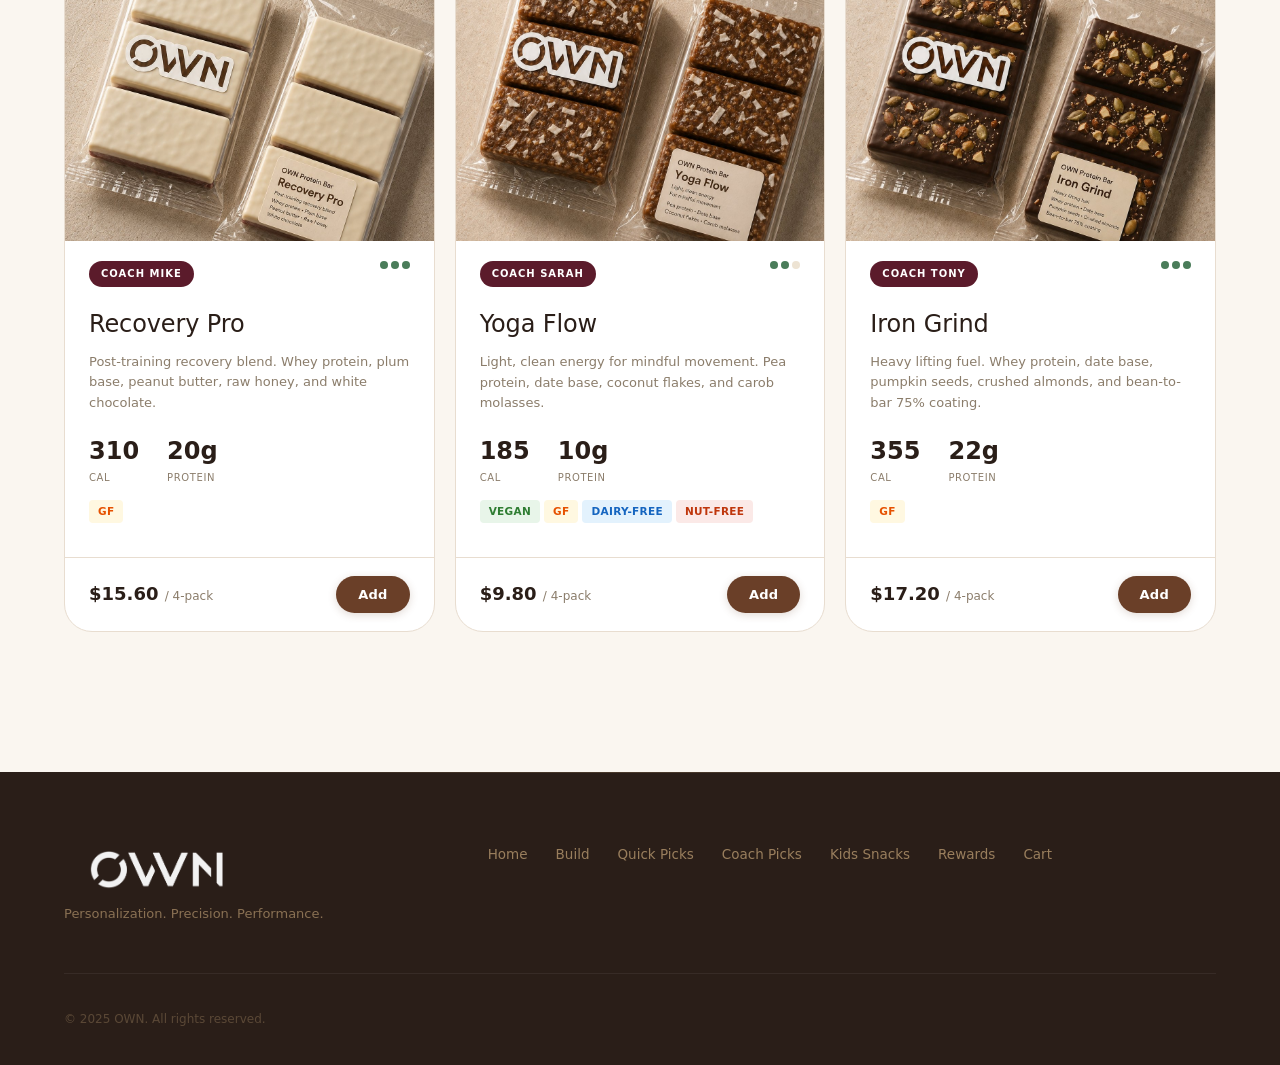
<file: coach-picks.html>
<!DOCTYPE html>
<html lang="en">
<head>
  <meta charset="UTF-8">
  <meta name="viewport" content="width=device-width, initial-scale=1.0">
  <title>Coach Picks — OWN</title>
  <link rel="icon" type="image/x-icon" href="favicon.ico">
  <link rel="icon" type="image/png" sizes="32x32" href="favicon-32.png">
  <link rel="apple-touch-icon" sizes="180x180" href="apple-touch-icon.png">
  <link rel="stylesheet" href="css/style.css?v=11">
</head>
<body>

  <!-- Ticker -->
  <div class="ticker">
    <div class="ticker__track">
      <span class="ticker__item"><span class="ticker__dot"></span>100% Natural Ingredients</span>
      <span class="ticker__item"><span class="ticker__dot"></span>You Pick, We Craft</span>
      <span class="ticker__item"><span class="ticker__dot"></span>Zero Preservatives</span>
      <span class="ticker__item"><span class="ticker__dot"></span>Freshly Crafted, Never Off-the-Shelf</span>
      <span class="ticker__item"><span class="ticker__dot"></span>100% Natural Ingredients</span>
      <span class="ticker__item"><span class="ticker__dot"></span>You Pick, We Craft</span>
      <span class="ticker__item"><span class="ticker__dot"></span>Zero Preservatives</span>
      <span class="ticker__item"><span class="ticker__dot"></span>Freshly Crafted, Never Off-the-Shelf</span>
    </div>
  </div>

  <!-- Nav -->
  <nav class="nav">
    <div class="nav__inner">
      <a href="index.html" class="nav__logo"><img src="img/ownlogo.png" alt="OWN"></a>
      <div class="nav__links">
        <a href="build.html" class="nav__link">Build Your Bar</a>
        <a href="quick-picks.html" class="nav__link">Quick Picks</a>
        <a href="coach-picks.html" class="nav__link nav__link--active">Coach Picks</a>
        <a href="kids-snacks.html" class="nav__link">Kids Snacks</a>
        <a href="rewards.html" class="nav__link">Rewards</a>
      </div>
      <div class="nav__actions">
        <a href="cart.html" class="nav__icon-btn">
          <svg width="22" height="22" viewBox="0 0 24 24" fill="none" stroke="currentColor" stroke-width="2"><circle cx="9" cy="21" r="1"/><circle cx="20" cy="21" r="1"/><path d="M1 1h4l2.68 13.39a2 2 0 0 0 2 1.61h9.72a2 2 0 0 0 2-1.61L23 6H6"/></svg>
          <span class="nav__badge">2</span>
        </a>
        <a href="#" class="nav__signin">
          <svg width="18" height="18" viewBox="0 0 24 24" fill="none" stroke="currentColor" stroke-width="2"><path d="M20 21v-2a4 4 0 0 0-4-4H8a4 4 0 0 0-4 4v2"/><circle cx="12" cy="7" r="4"/></svg>
          Sign In
        </a>
      </div>
      <button class="nav__toggle" aria-label="Menu">
        <svg width="24" height="24" viewBox="0 0 24 24" fill="none" stroke="currentColor" stroke-width="2"><line x1="3" y1="6" x2="21" y2="6"/><line x1="3" y1="12" x2="21" y2="12"/><line x1="3" y1="18" x2="21" y2="18"/></svg>
      </button>
    </div>
  </nav>

  <div class="container">

    <!-- Coach Picks banner -->
    <div class="coach-banner">
      <div class="coach-banner__content">
        <div class="coach-banner__eyebrow">Coach Picks</div>
        <h1 class="coach-banner__title">Crafted by coaches.<br>Backed by <em>science.</em></h1>
        <p class="coach-banner__desc">Real coaches designed these bars for real athletes. Precision nutrition built around specific training goals &mdash; from endurance fuel to recovery power.</p>
      </div>
      <div class="coach-banner__img">
        <img src="img/coach-hero.jpeg" alt="Friends enjoying OWN protein bars at the gym">
      </div>
    </div>

    <!-- Coach profiles -->
    <div class="coach-profiles">
      <div class="coach-profile coach-profile--active" data-coach="all">All Coaches</div>
      <div class="coach-profile" data-coach="mike">Coach Mike</div>
      <div class="coach-profile" data-coach="sarah">Coach Sarah</div>
      <div class="coach-profile" data-coach="tony">Coach Tony</div>
    </div>

    <!-- Filters -->
    <div class="filter-section">
      <div class="filter-section__label">Goal</div>
      <div class="filter-chips">
        <button class="filter-chip filter-chip--active">All Goals</button>
        <button class="filter-chip">Muscle Building</button>
        <button class="filter-chip">Endurance</button>
        <button class="filter-chip">Recovery</button>
        <button class="filter-chip">Lean Cut</button>
      </div>
    </div>

    <!-- Product grid -->
    <div class="product-grid">

      <div class="p-card">
        <div class="p-card__img"><img src="img/coach-bulk-up.jpeg" alt="The Bulk Up protein bar"></div>
        <div class="p-card__top">
          <span class="p-card__sport p-card__sport--coach">Coach Mike</span>
          <div class="p-card__intensity">
            <span class="p-card__dot p-card__dot--on"></span>
            <span class="p-card__dot p-card__dot--on"></span>
            <span class="p-card__dot p-card__dot--on"></span>
          </div>
        </div>
        <div class="p-card__body">
          <div class="p-card__name">The Bulk Up</div>
          <div class="p-card__desc">High-protein post-workout fuel. Whey protein, date base, almond butter, and dark chocolate coating.</div>
          <div class="p-card__stats">
            <div><div class="p-card__stat-value">340</div><div class="p-card__stat-label">Cal</div></div>
            <div><div class="p-card__stat-value">24g</div><div class="p-card__stat-label">Protein</div></div>
          </div>
          <div class="p-card__tags">
            <span class="tag tag--gf">GF</span>
          </div>
        </div>
        <div class="p-card__footer">
          <div class="p-card__price">$16.40 <span class="p-card__price-sub">/ 4-pack</span></div>
          <button class="btn btn--primary btn--sm">Add</button>
        </div>
      </div>

      <div class="p-card">
        <div class="p-card__img"><img src="img/coach-marathon-fuel.jpeg" alt="Marathon Fuel protein bar"></div>
        <div class="p-card__top">
          <span class="p-card__sport p-card__sport--coach">Coach Sarah</span>
          <div class="p-card__intensity">
            <span class="p-card__dot p-card__dot--on"></span>
            <span class="p-card__dot p-card__dot--on"></span>
            <span class="p-card__dot"></span>
          </div>
        </div>
        <div class="p-card__body">
          <div class="p-card__name">Marathon Fuel</div>
          <div class="p-card__desc">Sustained energy for long runs. Pea protein, date base, oat flakes, and maple syrup with a milk chocolate finish.</div>
          <div class="p-card__stats">
            <div><div class="p-card__stat-value">295</div><div class="p-card__stat-label">Cal</div></div>
            <div><div class="p-card__stat-value">18g</div><div class="p-card__stat-label">Protein</div></div>
          </div>
          <div class="p-card__tags">
            <span class="tag tag--gf">GF</span>
          </div>
        </div>
        <div class="p-card__footer">
          <div class="p-card__price">$14.80 <span class="p-card__price-sub">/ 4-pack</span></div>
          <button class="btn btn--primary btn--sm">Add</button>
        </div>
      </div>

      <div class="p-card">
        <div class="p-card__img"><img src="img/coach-lean-cut.jpeg" alt="Lean Cut protein bar"></div>
        <div class="p-card__top">
          <span class="p-card__sport p-card__sport--coach">Coach Tony</span>
          <div class="p-card__intensity">
            <span class="p-card__dot p-card__dot--on"></span>
            <span class="p-card__dot"></span>
            <span class="p-card__dot"></span>
          </div>
        </div>
        <div class="p-card__body">
          <div class="p-card__name">Lean Cut</div>
          <div class="p-card__desc">Low-calorie, high-protein for cutting phases. Rice protein, raspberry base, allulose, and no coating.</div>
          <div class="p-card__stats">
            <div><div class="p-card__stat-value">165</div><div class="p-card__stat-label">Cal</div></div>
            <div><div class="p-card__stat-value">15g</div><div class="p-card__stat-label">Protein</div></div>
          </div>
          <div class="p-card__tags">
            <span class="tag tag--vegan">Vegan</span>
            <span class="tag tag--gf">GF</span>
            <span class="tag tag--df">Dairy-Free</span>
          </div>
        </div>
        <div class="p-card__footer">
          <div class="p-card__price">$11.20 <span class="p-card__price-sub">/ 4-pack</span></div>
          <button class="btn btn--primary btn--sm">Add</button>
        </div>
      </div>

      <div class="p-card">
        <div class="p-card__img"><img src="img/coach-recovery-pro.jpeg" alt="Recovery Pro protein bar"></div>
        <div class="p-card__top">
          <span class="p-card__sport p-card__sport--coach">Coach Mike</span>
          <div class="p-card__intensity">
            <span class="p-card__dot p-card__dot--on"></span>
            <span class="p-card__dot p-card__dot--on"></span>
            <span class="p-card__dot p-card__dot--on"></span>
          </div>
        </div>
        <div class="p-card__body">
          <div class="p-card__name">Recovery Pro</div>
          <div class="p-card__desc">Post-training recovery blend. Whey protein, plum base, peanut butter, raw honey, and white chocolate.</div>
          <div class="p-card__stats">
            <div><div class="p-card__stat-value">310</div><div class="p-card__stat-label">Cal</div></div>
            <div><div class="p-card__stat-value">20g</div><div class="p-card__stat-label">Protein</div></div>
          </div>
          <div class="p-card__tags">
            <span class="tag tag--gf">GF</span>
          </div>
        </div>
        <div class="p-card__footer">
          <div class="p-card__price">$15.60 <span class="p-card__price-sub">/ 4-pack</span></div>
          <button class="btn btn--primary btn--sm">Add</button>
        </div>
      </div>

      <div class="p-card">
        <div class="p-card__img"><img src="img/coach-yoga-flow.jpeg" alt="Yoga Flow protein bar"></div>
        <div class="p-card__top">
          <span class="p-card__sport p-card__sport--coach">Coach Sarah</span>
          <div class="p-card__intensity">
            <span class="p-card__dot p-card__dot--on"></span>
            <span class="p-card__dot p-card__dot--on"></span>
            <span class="p-card__dot"></span>
          </div>
        </div>
        <div class="p-card__body">
          <div class="p-card__name">Yoga Flow</div>
          <div class="p-card__desc">Light, clean energy for mindful movement. Pea protein, date base, coconut flakes, and carob molasses.</div>
          <div class="p-card__stats">
            <div><div class="p-card__stat-value">185</div><div class="p-card__stat-label">Cal</div></div>
            <div><div class="p-card__stat-value">10g</div><div class="p-card__stat-label">Protein</div></div>
          </div>
          <div class="p-card__tags">
            <span class="tag tag--vegan">Vegan</span>
            <span class="tag tag--gf">GF</span>
            <span class="tag tag--df">Dairy-Free</span>
            <span class="tag tag--nf">Nut-Free</span>
          </div>
        </div>
        <div class="p-card__footer">
          <div class="p-card__price">$9.80 <span class="p-card__price-sub">/ 4-pack</span></div>
          <button class="btn btn--primary btn--sm">Add</button>
        </div>
      </div>

      <div class="p-card">
        <div class="p-card__img"><img src="img/coach-iron-grind.jpeg" alt="Iron Grind protein bar"></div>
        <div class="p-card__top">
          <span class="p-card__sport p-card__sport--coach">Coach Tony</span>
          <div class="p-card__intensity">
            <span class="p-card__dot p-card__dot--on"></span>
            <span class="p-card__dot p-card__dot--on"></span>
            <span class="p-card__dot p-card__dot--on"></span>
          </div>
        </div>
        <div class="p-card__body">
          <div class="p-card__name">Iron Grind</div>
          <div class="p-card__desc">Heavy lifting fuel. Whey protein, date base, pumpkin seeds, crushed almonds, and bean-to-bar 75% coating.</div>
          <div class="p-card__stats">
            <div><div class="p-card__stat-value">355</div><div class="p-card__stat-label">Cal</div></div>
            <div><div class="p-card__stat-value">22g</div><div class="p-card__stat-label">Protein</div></div>
          </div>
          <div class="p-card__tags">
            <span class="tag tag--gf">GF</span>
          </div>
        </div>
        <div class="p-card__footer">
          <div class="p-card__price">$17.20 <span class="p-card__price-sub">/ 4-pack</span></div>
          <button class="btn btn--primary btn--sm">Add</button>
        </div>
      </div>

    </div>
  </div>

  <!-- Footer -->
  <footer class="footer">
    <div class="container">
      <div class="footer__inner">
        <div>
          <div class="footer__logo"><img src="img/ownlogo.png" alt="OWN"></div>
          <div class="footer__tagline">Personalization. Precision. Performance.</div>
        </div>
        <div class="footer__links">
          <a href="index.html" class="footer__link">Home</a>
          <a href="build.html" class="footer__link">Build</a>
          <a href="quick-picks.html" class="footer__link">Quick Picks</a>
          <a href="coach-picks.html" class="footer__link">Coach Picks</a>
          <a href="kids-snacks.html" class="footer__link">Kids Snacks</a>
          <a href="rewards.html" class="footer__link">Rewards</a>
          <a href="cart.html" class="footer__link">Cart</a>
        </div>
        <div></div>
      </div>
      <div class="footer__bottom">&copy; 2025 OWN. All rights reserved.</div>
    </div>
  </footer>

  <script src="js/app.js"></script>
</body>
</html>
</file>
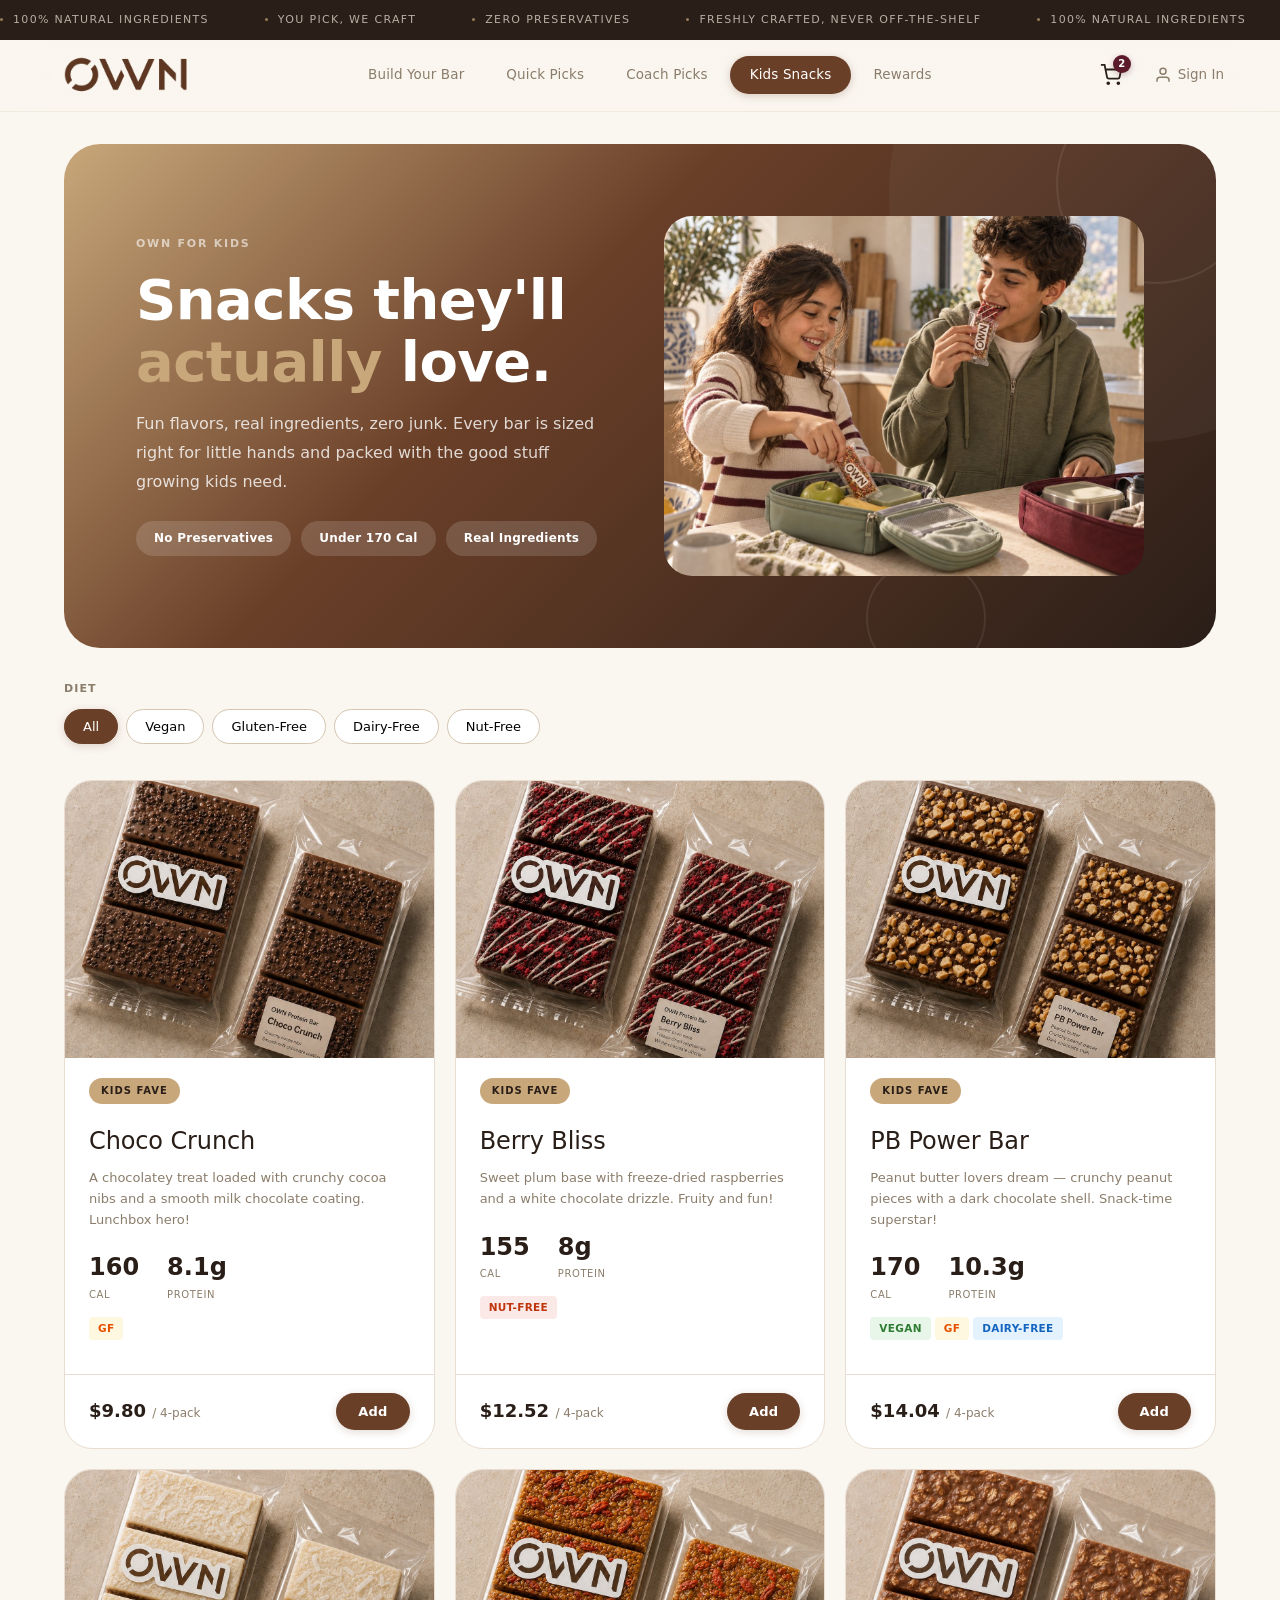
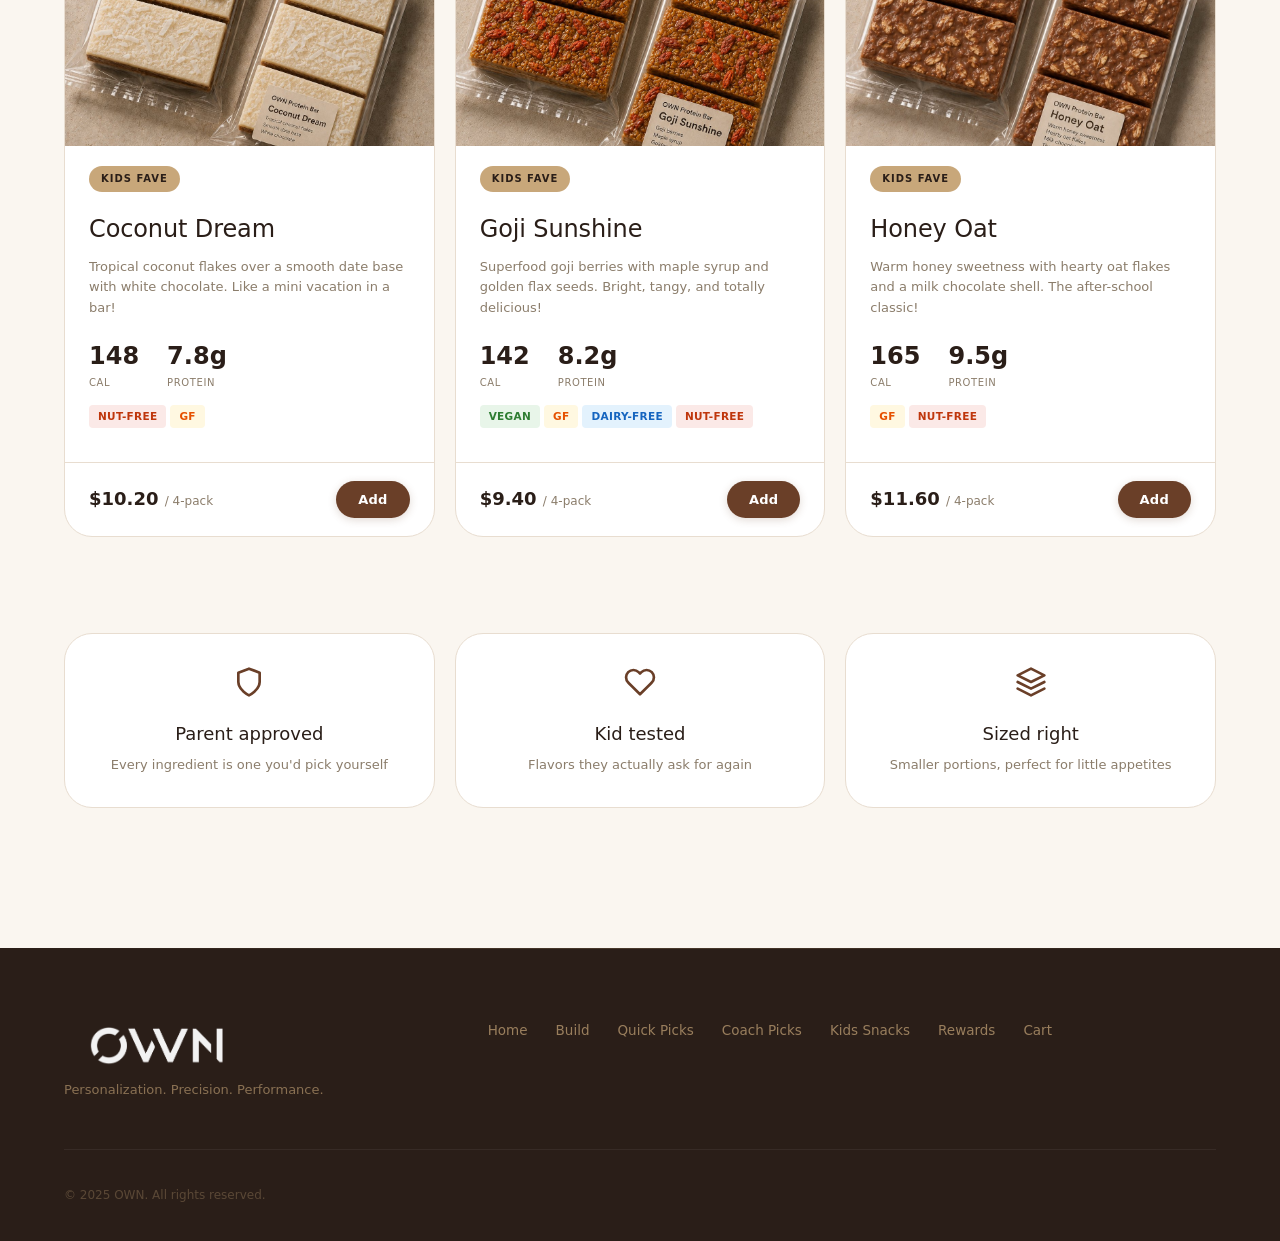
<file: kids-snacks.html>
<!DOCTYPE html>
<html lang="en">
<head>
  <meta charset="UTF-8">
  <meta name="viewport" content="width=device-width, initial-scale=1.0">
  <title>Kids Snacks — OWN</title>
  <link rel="icon" type="image/x-icon" href="favicon.ico">
  <link rel="icon" type="image/png" sizes="32x32" href="favicon-32.png">
  <link rel="apple-touch-icon" sizes="180x180" href="apple-touch-icon.png">
  <link rel="stylesheet" href="css/style.css?v=11">
</head>
<body>

  <!-- Ticker -->
  <div class="ticker">
    <div class="ticker__track">
      <span class="ticker__item"><span class="ticker__dot"></span>100% Natural Ingredients</span>
      <span class="ticker__item"><span class="ticker__dot"></span>You Pick, We Craft</span>
      <span class="ticker__item"><span class="ticker__dot"></span>Zero Preservatives</span>
      <span class="ticker__item"><span class="ticker__dot"></span>Freshly Crafted, Never Off-the-Shelf</span>
      <span class="ticker__item"><span class="ticker__dot"></span>100% Natural Ingredients</span>
      <span class="ticker__item"><span class="ticker__dot"></span>You Pick, We Craft</span>
      <span class="ticker__item"><span class="ticker__dot"></span>Zero Preservatives</span>
      <span class="ticker__item"><span class="ticker__dot"></span>Freshly Crafted, Never Off-the-Shelf</span>
    </div>
  </div>

  <!-- Nav -->
  <nav class="nav">
    <div class="nav__inner">
      <a href="index.html" class="nav__logo"><img src="img/ownlogo.png" alt="OWN"></a>
      <div class="nav__links">
        <a href="build.html" class="nav__link">Build Your Bar</a>
        <a href="quick-picks.html" class="nav__link">Quick Picks</a>
        <a href="coach-picks.html" class="nav__link">Coach Picks</a>
        <a href="kids-snacks.html" class="nav__link nav__link--active">Kids Snacks</a>
        <a href="rewards.html" class="nav__link">Rewards</a>
      </div>
      <div class="nav__actions">
        <a href="cart.html" class="nav__icon-btn">
          <svg width="22" height="22" viewBox="0 0 24 24" fill="none" stroke="currentColor" stroke-width="2"><circle cx="9" cy="21" r="1"/><circle cx="20" cy="21" r="1"/><path d="M1 1h4l2.68 13.39a2 2 0 0 0 2 1.61h9.72a2 2 0 0 0 2-1.61L23 6H6"/></svg>
          <span class="nav__badge">2</span>
        </a>
        <a href="#" class="nav__signin">
          <svg width="18" height="18" viewBox="0 0 24 24" fill="none" stroke="currentColor" stroke-width="2"><path d="M20 21v-2a4 4 0 0 0-4-4H8a4 4 0 0 0-4 4v2"/><circle cx="12" cy="7" r="4"/></svg>
          Sign In
        </a>
      </div>
      <button class="nav__toggle" aria-label="Menu">
        <svg width="24" height="24" viewBox="0 0 24 24" fill="none" stroke="currentColor" stroke-width="2"><line x1="3" y1="6" x2="21" y2="6"/><line x1="3" y1="12" x2="21" y2="12"/><line x1="3" y1="18" x2="21" y2="18"/></svg>
      </button>
    </div>
  </nav>

  <div class="container">

    <!-- Kids banner — playful -->
    <div class="kids-banner kids-banner--playful">
      <div class="kids-banner__shapes">
        <span class="kids-banner__shape kids-banner__shape--1"></span>
        <span class="kids-banner__shape kids-banner__shape--2"></span>
        <span class="kids-banner__shape kids-banner__shape--3"></span>
      </div>
      <div class="kids-banner__content">
        <div class="kids-banner__eyebrow">OWN for Kids</div>
        <h1 class="kids-banner__title">Snacks they'll <em>actually</em> love.</h1>
        <p class="kids-banner__desc">Fun flavors, real ingredients, zero junk. Every bar is sized right for little hands and packed with the good stuff growing kids need.</p>
        <div class="kids-banner__badges">
          <span class="kids-badge">No Preservatives</span>
          <span class="kids-badge">Under 170 Cal</span>
          <span class="kids-badge">Real Ingredients</span>
        </div>
      </div>
      <div class="kids-banner__img">
        <img src="img/kids-lifestyle-1.jpeg" alt="Kids enjoying OWN snack bars">
      </div>
    </div>

    <!-- Filters -->
    <div class="filter-section">
      <div class="filter-section__label">Diet</div>
      <div class="filter-chips">
        <button class="filter-chip filter-chip--active">All</button>
        <button class="filter-chip">Vegan</button>
        <button class="filter-chip">Gluten-Free</button>
        <button class="filter-chip">Dairy-Free</button>
        <button class="filter-chip">Nut-Free</button>
      </div>
    </div>

    <!-- Product grid -->
    <div class="product-grid">

      <div class="p-card p-card--kids">
        <div class="p-card__img"><img src="img/kids-choco-crunch.jpeg" alt="Choco Crunch kids bar"></div>
        <div class="p-card__top">
          <span class="p-card__sport p-card__sport--kids">Kids Fave</span>
        </div>
        <div class="p-card__body">
          <div class="p-card__name">Choco Crunch</div>
          <div class="p-card__desc">A chocolatey treat loaded with crunchy cocoa nibs and a smooth milk chocolate coating. Lunchbox hero!</div>
          <div class="p-card__stats">
            <div><div class="p-card__stat-value">160</div><div class="p-card__stat-label">Cal</div></div>
            <div><div class="p-card__stat-value">8.1g</div><div class="p-card__stat-label">Protein</div></div>
          </div>
          <div class="p-card__tags">
            <span class="tag tag--gf">GF</span>
          </div>
        </div>
        <div class="p-card__footer">
          <div class="p-card__price">$9.80 <span class="p-card__price-sub">/ 4-pack</span></div>
          <button class="btn btn--primary btn--sm">Add</button>
        </div>
      </div>

      <div class="p-card p-card--kids">
        <div class="p-card__img"><img src="img/kids-berry-bliss.jpeg" alt="Berry Bliss kids bar"></div>
        <div class="p-card__top">
          <span class="p-card__sport p-card__sport--kids">Kids Fave</span>
        </div>
        <div class="p-card__body">
          <div class="p-card__name">Berry Bliss</div>
          <div class="p-card__desc">Sweet plum base with freeze-dried raspberries and a white chocolate drizzle. Fruity and fun!</div>
          <div class="p-card__stats">
            <div><div class="p-card__stat-value">155</div><div class="p-card__stat-label">Cal</div></div>
            <div><div class="p-card__stat-value">8g</div><div class="p-card__stat-label">Protein</div></div>
          </div>
          <div class="p-card__tags">
            <span class="tag tag--nf">Nut-Free</span>
          </div>
        </div>
        <div class="p-card__footer">
          <div class="p-card__price">$12.52 <span class="p-card__price-sub">/ 4-pack</span></div>
          <button class="btn btn--primary btn--sm">Add</button>
        </div>
      </div>

      <div class="p-card p-card--kids">
        <div class="p-card__img"><img src="img/kids-pb-power.jpeg" alt="PB Power Bar kids bar"></div>
        <div class="p-card__top">
          <span class="p-card__sport p-card__sport--kids">Kids Fave</span>
        </div>
        <div class="p-card__body">
          <div class="p-card__name">PB Power Bar</div>
          <div class="p-card__desc">Peanut butter lovers dream &mdash; crunchy peanut pieces with a dark chocolate shell. Snack-time superstar!</div>
          <div class="p-card__stats">
            <div><div class="p-card__stat-value">170</div><div class="p-card__stat-label">Cal</div></div>
            <div><div class="p-card__stat-value">10.3g</div><div class="p-card__stat-label">Protein</div></div>
          </div>
          <div class="p-card__tags">
            <span class="tag tag--vegan">Vegan</span>
            <span class="tag tag--gf">GF</span>
            <span class="tag tag--df">Dairy-Free</span>
          </div>
        </div>
        <div class="p-card__footer">
          <div class="p-card__price">$14.04 <span class="p-card__price-sub">/ 4-pack</span></div>
          <button class="btn btn--primary btn--sm">Add</button>
        </div>
      </div>

      <div class="p-card p-card--kids">
        <div class="p-card__img"><img src="img/kids-coconut-dream.jpeg" alt="Coconut Dream kids bar"></div>
        <div class="p-card__top">
          <span class="p-card__sport p-card__sport--kids">Kids Fave</span>
        </div>
        <div class="p-card__body">
          <div class="p-card__name">Coconut Dream</div>
          <div class="p-card__desc">Tropical coconut flakes over a smooth date base with white chocolate. Like a mini vacation in a bar!</div>
          <div class="p-card__stats">
            <div><div class="p-card__stat-value">148</div><div class="p-card__stat-label">Cal</div></div>
            <div><div class="p-card__stat-value">7.8g</div><div class="p-card__stat-label">Protein</div></div>
          </div>
          <div class="p-card__tags">
            <span class="tag tag--nf">Nut-Free</span>
            <span class="tag tag--gf">GF</span>
          </div>
        </div>
        <div class="p-card__footer">
          <div class="p-card__price">$10.20 <span class="p-card__price-sub">/ 4-pack</span></div>
          <button class="btn btn--primary btn--sm">Add</button>
        </div>
      </div>

      <div class="p-card p-card--kids">
        <div class="p-card__img"><img src="img/kids-goji-sunshine.jpeg" alt="Goji Sunshine kids bar"></div>
        <div class="p-card__top">
          <span class="p-card__sport p-card__sport--kids">Kids Fave</span>
        </div>
        <div class="p-card__body">
          <div class="p-card__name">Goji Sunshine</div>
          <div class="p-card__desc">Superfood goji berries with maple syrup and golden flax seeds. Bright, tangy, and totally delicious!</div>
          <div class="p-card__stats">
            <div><div class="p-card__stat-value">142</div><div class="p-card__stat-label">Cal</div></div>
            <div><div class="p-card__stat-value">8.2g</div><div class="p-card__stat-label">Protein</div></div>
          </div>
          <div class="p-card__tags">
            <span class="tag tag--vegan">Vegan</span>
            <span class="tag tag--gf">GF</span>
            <span class="tag tag--df">Dairy-Free</span>
            <span class="tag tag--nf">Nut-Free</span>
          </div>
        </div>
        <div class="p-card__footer">
          <div class="p-card__price">$9.40 <span class="p-card__price-sub">/ 4-pack</span></div>
          <button class="btn btn--primary btn--sm">Add</button>
        </div>
      </div>

      <div class="p-card p-card--kids">
        <div class="p-card__img"><img src="img/kids-honey-oat.jpeg" alt="Honey Oat kids bar"></div>
        <div class="p-card__top">
          <span class="p-card__sport p-card__sport--kids">Kids Fave</span>
        </div>
        <div class="p-card__body">
          <div class="p-card__name">Honey Oat</div>
          <div class="p-card__desc">Warm honey sweetness with hearty oat flakes and a milk chocolate shell. The after-school classic!</div>
          <div class="p-card__stats">
            <div><div class="p-card__stat-value">165</div><div class="p-card__stat-label">Cal</div></div>
            <div><div class="p-card__stat-value">9.5g</div><div class="p-card__stat-label">Protein</div></div>
          </div>
          <div class="p-card__tags">
            <span class="tag tag--gf">GF</span>
            <span class="tag tag--nf">Nut-Free</span>
          </div>
        </div>
        <div class="p-card__footer">
          <div class="p-card__price">$11.60 <span class="p-card__price-sub">/ 4-pack</span></div>
          <button class="btn btn--primary btn--sm">Add</button>
        </div>
      </div>

    </div>

    <!-- Parent trust section -->
    <div class="kids-trust">
      <div class="kids-trust__item">
        <svg class="kids-trust__icon" viewBox="0 0 24 24" fill="none" stroke="currentColor" stroke-width="2" stroke-linecap="round" stroke-linejoin="round"><path d="M12 22s8-4 8-10V5l-8-3-8 3v7c0 6 8 10 8 10z"/></svg>
        <div class="kids-trust__title">Parent approved</div>
        <div class="kids-trust__desc">Every ingredient is one you'd pick yourself</div>
      </div>
      <div class="kids-trust__item">
        <svg class="kids-trust__icon" viewBox="0 0 24 24" fill="none" stroke="currentColor" stroke-width="2" stroke-linecap="round" stroke-linejoin="round"><path d="M20.84 4.61a5.5 5.5 0 0 0-7.78 0L12 5.67l-1.06-1.06a5.5 5.5 0 0 0-7.78 7.78l1.06 1.06L12 21.23l7.78-7.78 1.06-1.06a5.5 5.5 0 0 0 0-7.78z"/></svg>
        <div class="kids-trust__title">Kid tested</div>
        <div class="kids-trust__desc">Flavors they actually ask for again</div>
      </div>
      <div class="kids-trust__item">
        <svg class="kids-trust__icon" viewBox="0 0 24 24" fill="none" stroke="currentColor" stroke-width="2" stroke-linecap="round" stroke-linejoin="round"><path d="M12 2L2 7l10 5 10-5-10-5z"/><path d="M2 17l10 5 10-5"/><path d="M2 12l10 5 10-5"/></svg>
        <div class="kids-trust__title">Sized right</div>
        <div class="kids-trust__desc">Smaller portions, perfect for little appetites</div>
      </div>
    </div>
  </div>

  <!-- Footer -->
  <footer class="footer">
    <div class="container">
      <div class="footer__inner">
        <div>
          <div class="footer__logo"><img src="img/ownlogo.png" alt="OWN"></div>
          <div class="footer__tagline">Personalization. Precision. Performance.</div>
        </div>
        <div class="footer__links">
          <a href="index.html" class="footer__link">Home</a>
          <a href="build.html" class="footer__link">Build</a>
          <a href="quick-picks.html" class="footer__link">Quick Picks</a>
          <a href="coach-picks.html" class="footer__link">Coach Picks</a>
          <a href="kids-snacks.html" class="footer__link">Kids Snacks</a>
          <a href="rewards.html" class="footer__link">Rewards</a>
          <a href="cart.html" class="footer__link">Cart</a>
        </div>
        <div></div>
      </div>
      <div class="footer__bottom">&copy; 2025 OWN. All rights reserved.</div>
    </div>
  </footer>

  <script src="js/app.js"></script>
</body>
</html>
</file>
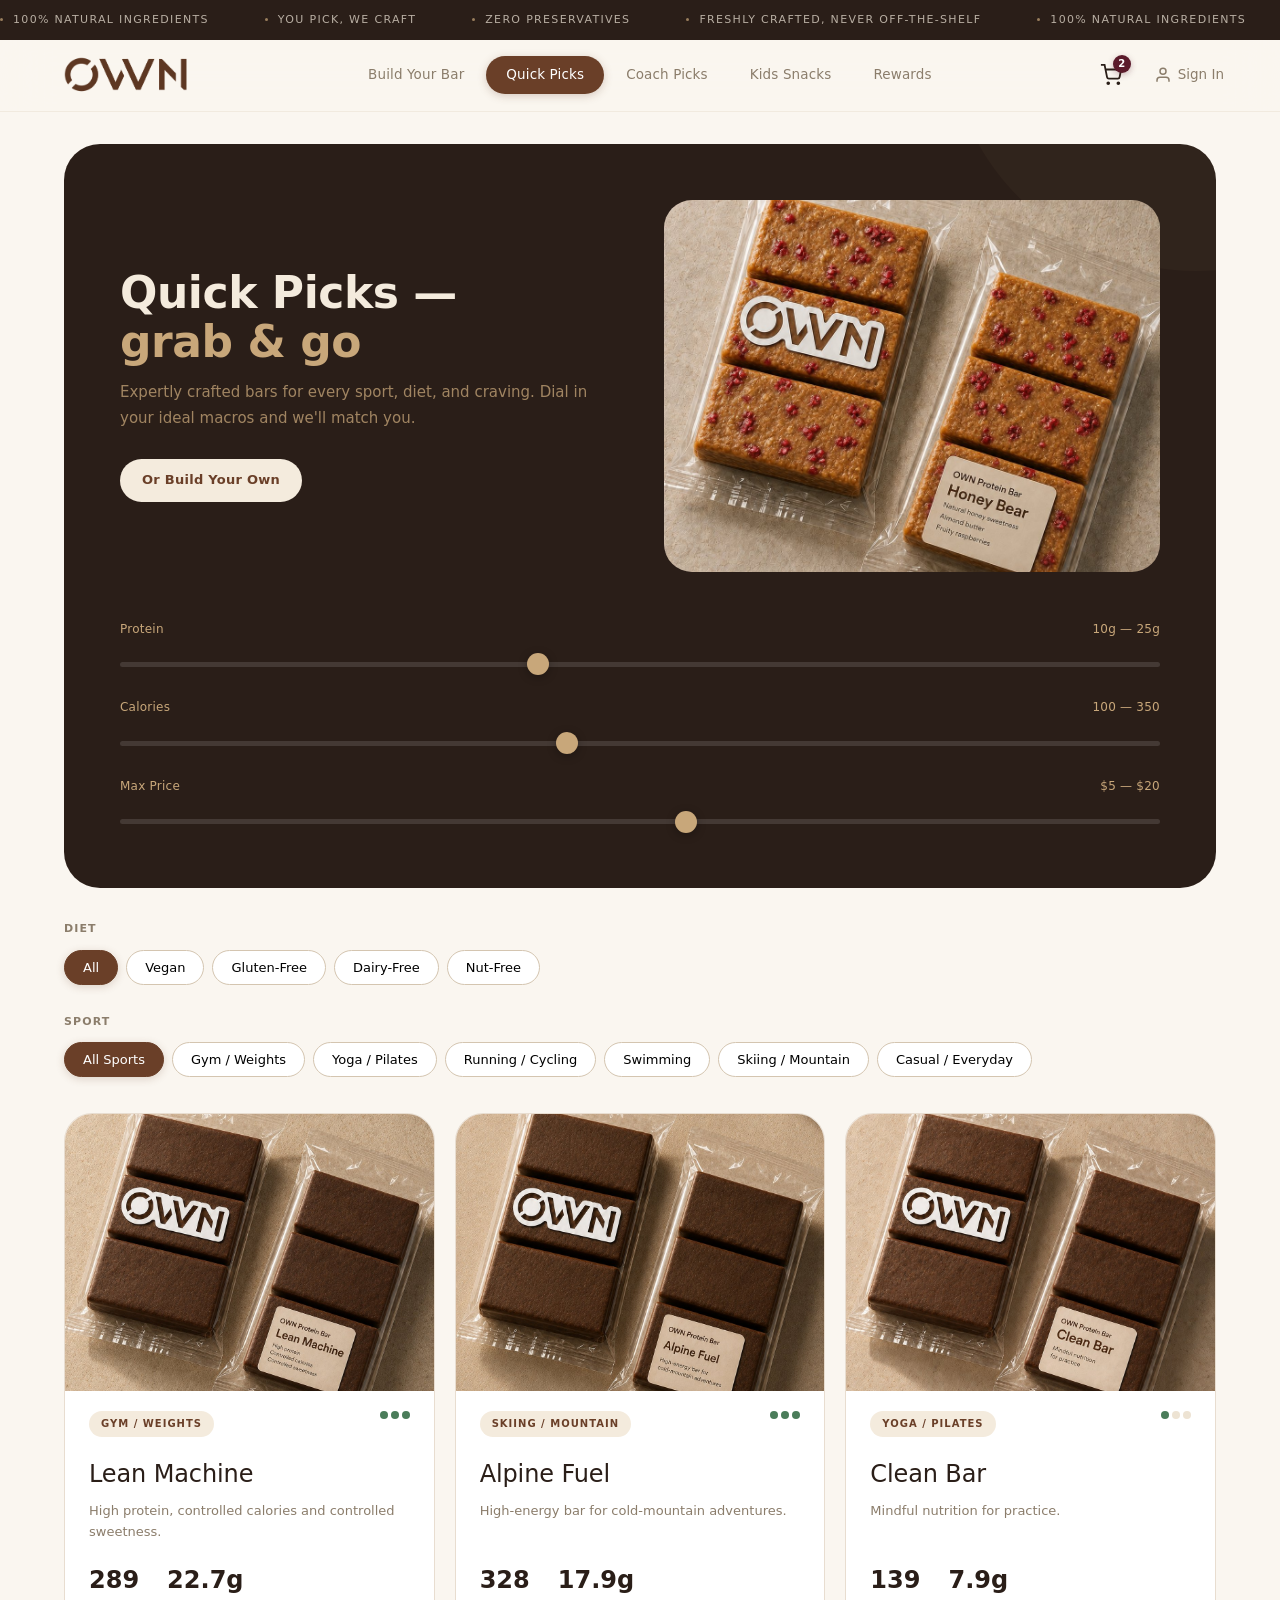
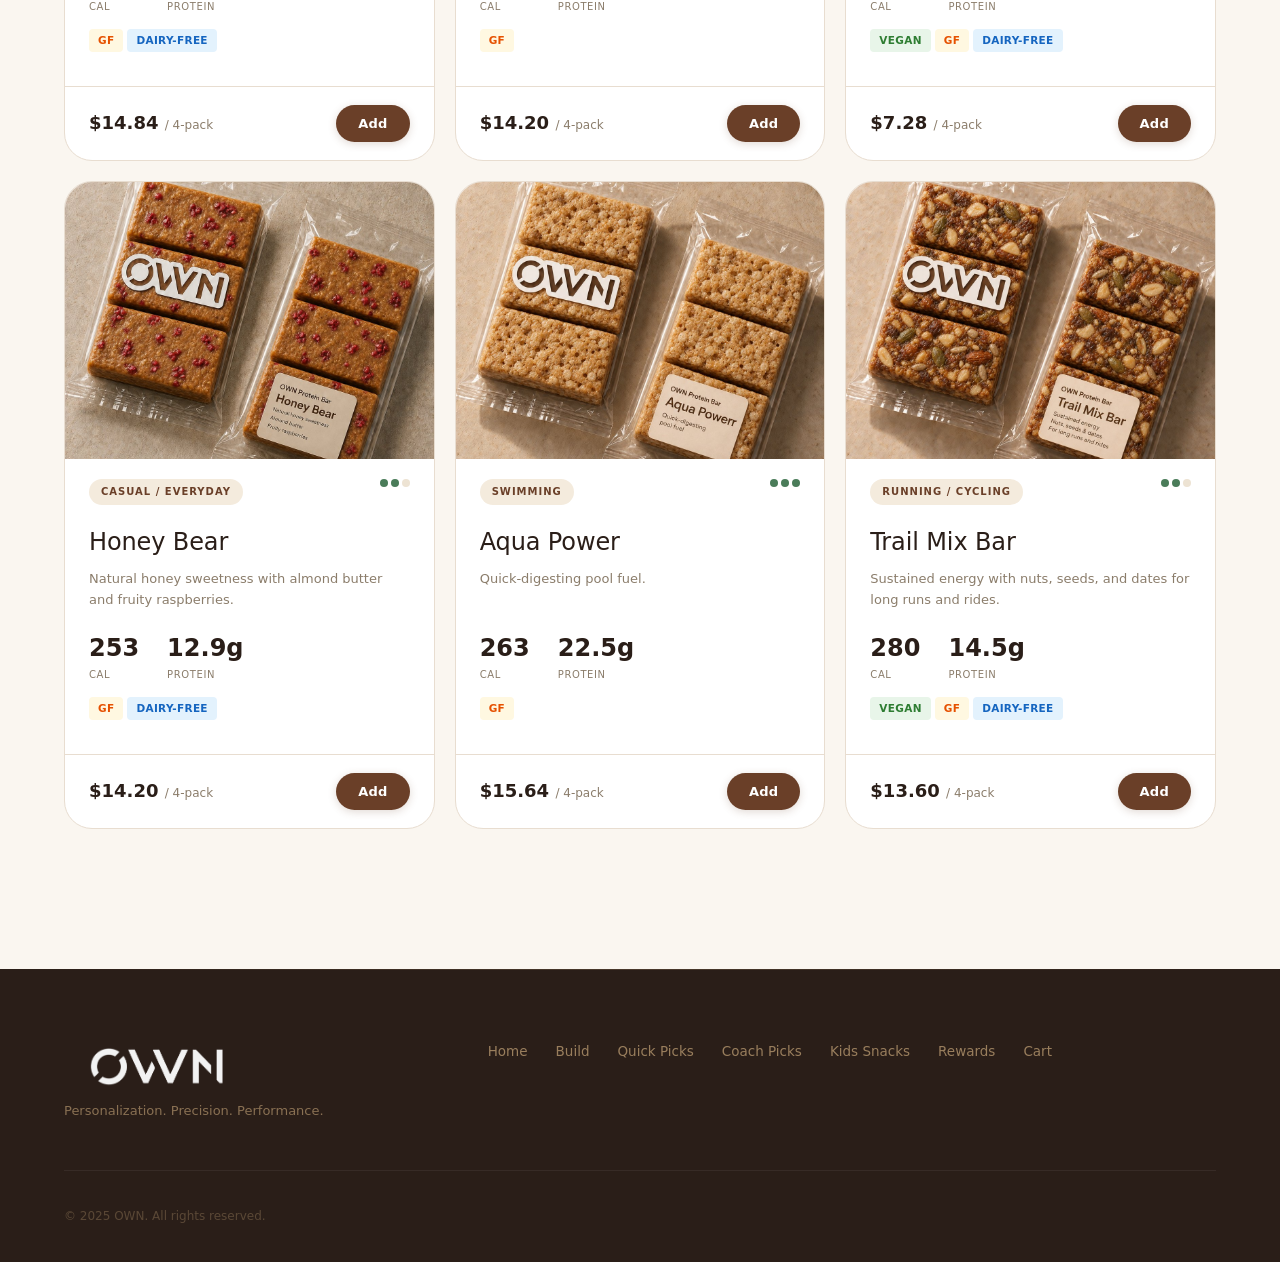
<file: quick-picks.html>
<!DOCTYPE html>
<html lang="en">
<head>
  <meta charset="UTF-8">
  <meta name="viewport" content="width=device-width, initial-scale=1.0">
  <title>Quick Picks — OWN</title>
  <link rel="icon" type="image/x-icon" href="favicon.ico">
  <link rel="icon" type="image/png" sizes="32x32" href="favicon-32.png">
  <link rel="apple-touch-icon" sizes="180x180" href="apple-touch-icon.png">
  <link rel="stylesheet" href="css/style.css?v=11">
</head>
<body>

  <!-- Ticker -->
  <div class="ticker">
    <div class="ticker__track">
      <span class="ticker__item"><span class="ticker__dot"></span>100% Natural Ingredients</span>
      <span class="ticker__item"><span class="ticker__dot"></span>You Pick, We Craft</span>
      <span class="ticker__item"><span class="ticker__dot"></span>Zero Preservatives</span>
      <span class="ticker__item"><span class="ticker__dot"></span>Freshly Crafted, Never Off-the-Shelf</span>
      <span class="ticker__item"><span class="ticker__dot"></span>100% Natural Ingredients</span>
      <span class="ticker__item"><span class="ticker__dot"></span>You Pick, We Craft</span>
      <span class="ticker__item"><span class="ticker__dot"></span>Zero Preservatives</span>
      <span class="ticker__item"><span class="ticker__dot"></span>Freshly Crafted, Never Off-the-Shelf</span>
    </div>
  </div>

  <!-- Nav -->
  <nav class="nav">
    <div class="nav__inner">
      <a href="index.html" class="nav__logo"><img src="img/ownlogo.png" alt="OWN"></a>
      <div class="nav__links">
        <a href="build.html" class="nav__link">Build Your Bar</a>
        <a href="quick-picks.html" class="nav__link nav__link--active">Quick Picks</a>
        <a href="coach-picks.html" class="nav__link">Coach Picks</a>
        <a href="kids-snacks.html" class="nav__link">Kids Snacks</a>
        <a href="rewards.html" class="nav__link">Rewards</a>
      </div>
      <div class="nav__actions">
        <a href="cart.html" class="nav__icon-btn">
          <svg width="22" height="22" viewBox="0 0 24 24" fill="none" stroke="currentColor" stroke-width="2"><circle cx="9" cy="21" r="1"/><circle cx="20" cy="21" r="1"/><path d="M1 1h4l2.68 13.39a2 2 0 0 0 2 1.61h9.72a2 2 0 0 0 2-1.61L23 6H6"/></svg>
          <span class="nav__badge">2</span>
        </a>
        <a href="#" class="nav__signin">
          <svg width="18" height="18" viewBox="0 0 24 24" fill="none" stroke="currentColor" stroke-width="2"><path d="M20 21v-2a4 4 0 0 0-4-4H8a4 4 0 0 0-4 4v2"/><circle cx="12" cy="7" r="4"/></svg>
          Sign In
        </a>
      </div>
      <button class="nav__toggle" aria-label="Menu">
        <svg width="24" height="24" viewBox="0 0 24 24" fill="none" stroke="currentColor" stroke-width="2"><line x1="3" y1="6" x2="21" y2="6"/><line x1="3" y1="12" x2="21" y2="12"/><line x1="3" y1="18" x2="21" y2="18"/></svg>
      </button>
    </div>
  </nav>

  <div class="container">

    <!-- Hero panel with smart suggest -->
    <div class="qp-hero">
      <div>
        <h1 class="qp-hero__title">Quick Picks &mdash;<br><em>grab & go</em></h1>
        <p class="qp-hero__desc">Expertly crafted bars for every sport, diet, and craving. Dial in your ideal macros and we'll match you.</p>
        <div class="qp-hero__actions">
          <a href="build.html" class="btn btn--cream btn--sm">Or Build Your Own</a>
        </div>
      </div>
      <div class="qp-hero__img">
        <img src="img/quick-hero.jpeg" alt="OWN Honey Bear protein bar package">
      </div>
      <div class="qp-hero__sliders">
        <div class="qp-slider">
          <div class="qp-slider__header"><span>Protein</span><span>10g &mdash; 25g</span></div>
          <input type="range" min="5" max="30" value="15">
        </div>
        <div class="qp-slider">
          <div class="qp-slider__header"><span>Calories</span><span>100 &mdash; 350</span></div>
          <input type="range" min="50" max="400" value="200">
        </div>
        <div class="qp-slider">
          <div class="qp-slider__header"><span>Max Price</span><span>$5 &mdash; $20</span></div>
          <input type="range" min="3" max="25" value="15">
        </div>
      </div>
    </div>

    <!-- Filters -->
    <div class="filter-section">
      <div class="filter-section__label">Diet</div>
      <div class="filter-chips">
        <button class="filter-chip filter-chip--active">All</button>
        <button class="filter-chip">Vegan</button>
        <button class="filter-chip">Gluten-Free</button>
        <button class="filter-chip">Dairy-Free</button>
        <button class="filter-chip">Nut-Free</button>
      </div>
    </div>

    <div class="filter-section">
      <div class="filter-section__label">Sport</div>
      <div class="filter-chips">
        <button class="filter-chip filter-chip--active">All Sports</button>
        <button class="filter-chip">Gym / Weights</button>
        <button class="filter-chip">Yoga / Pilates</button>
        <button class="filter-chip">Running / Cycling</button>
        <button class="filter-chip">Swimming</button>
        <button class="filter-chip">Skiing / Mountain</button>
        <button class="filter-chip">Casual / Everyday</button>
      </div>
    </div>

    <!-- Product grid -->
    <div class="product-grid">

      <div class="p-card">
        <div class="p-card__img"><img src="img/quick-lean-machine.jpeg" alt="Lean Machine protein bar"></div>
        <div class="p-card__top">
          <span class="p-card__sport">Gym / Weights</span>
          <div class="p-card__intensity">
            <span class="p-card__dot p-card__dot--on"></span>
            <span class="p-card__dot p-card__dot--on"></span>
            <span class="p-card__dot p-card__dot--on"></span>
          </div>
        </div>
        <div class="p-card__body">
          <div class="p-card__name">Lean Machine</div>
          <div class="p-card__desc">High protein, controlled calories and controlled sweetness.</div>
          <div class="p-card__stats">
            <div><div class="p-card__stat-value">289</div><div class="p-card__stat-label">Cal</div></div>
            <div><div class="p-card__stat-value">22.7g</div><div class="p-card__stat-label">Protein</div></div>
          </div>
          <div class="p-card__tags">
            <span class="tag tag--gf">GF</span>
            <span class="tag tag--df">Dairy-Free</span>
          </div>
        </div>
        <div class="p-card__footer">
          <div class="p-card__price">$14.84 <span class="p-card__price-sub">/ 4-pack</span></div>
          <button class="btn btn--primary btn--sm">Add</button>
        </div>
      </div>

      <div class="p-card">
        <div class="p-card__img"><img src="img/quick-alpine-fuel.jpeg" alt="Alpine Fuel protein bar"></div>
        <div class="p-card__top">
          <span class="p-card__sport">Skiing / Mountain</span>
          <div class="p-card__intensity">
            <span class="p-card__dot p-card__dot--on"></span>
            <span class="p-card__dot p-card__dot--on"></span>
            <span class="p-card__dot p-card__dot--on"></span>
          </div>
        </div>
        <div class="p-card__body">
          <div class="p-card__name">Alpine Fuel</div>
          <div class="p-card__desc">High-energy bar for cold-mountain adventures.</div>
          <div class="p-card__stats">
            <div><div class="p-card__stat-value">328</div><div class="p-card__stat-label">Cal</div></div>
            <div><div class="p-card__stat-value">17.9g</div><div class="p-card__stat-label">Protein</div></div>
          </div>
          <div class="p-card__tags">
            <span class="tag tag--gf">GF</span>
          </div>
        </div>
        <div class="p-card__footer">
          <div class="p-card__price">$14.20 <span class="p-card__price-sub">/ 4-pack</span></div>
          <button class="btn btn--primary btn--sm">Add</button>
        </div>
      </div>

      <div class="p-card">
        <div class="p-card__img"><img src="img/quick-clean-bar.jpeg" alt="Clean Bar protein bar"></div>
        <div class="p-card__top">
          <span class="p-card__sport">Yoga / Pilates</span>
          <div class="p-card__intensity">
            <span class="p-card__dot p-card__dot--on"></span>
            <span class="p-card__dot"></span>
            <span class="p-card__dot"></span>
          </div>
        </div>
        <div class="p-card__body">
          <div class="p-card__name">Clean Bar</div>
          <div class="p-card__desc">Mindful nutrition for practice.</div>
          <div class="p-card__stats">
            <div><div class="p-card__stat-value">139</div><div class="p-card__stat-label">Cal</div></div>
            <div><div class="p-card__stat-value">7.9g</div><div class="p-card__stat-label">Protein</div></div>
          </div>
          <div class="p-card__tags">
            <span class="tag tag--vegan">Vegan</span>
            <span class="tag tag--gf">GF</span>
            <span class="tag tag--df">Dairy-Free</span>
          </div>
        </div>
        <div class="p-card__footer">
          <div class="p-card__price">$7.28 <span class="p-card__price-sub">/ 4-pack</span></div>
          <button class="btn btn--primary btn--sm">Add</button>
        </div>
      </div>

      <div class="p-card">
        <div class="p-card__img"><img src="img/quick-honey-bear.jpeg" alt="Honey Bear protein bar"></div>
        <div class="p-card__top">
          <span class="p-card__sport">Casual / Everyday</span>
          <div class="p-card__intensity">
            <span class="p-card__dot p-card__dot--on"></span>
            <span class="p-card__dot p-card__dot--on"></span>
            <span class="p-card__dot"></span>
          </div>
        </div>
        <div class="p-card__body">
          <div class="p-card__name">Honey Bear</div>
          <div class="p-card__desc">Natural honey sweetness with almond butter and fruity raspberries.</div>
          <div class="p-card__stats">
            <div><div class="p-card__stat-value">253</div><div class="p-card__stat-label">Cal</div></div>
            <div><div class="p-card__stat-value">12.9g</div><div class="p-card__stat-label">Protein</div></div>
          </div>
          <div class="p-card__tags">
            <span class="tag tag--gf">GF</span>
            <span class="tag tag--df">Dairy-Free</span>
          </div>
        </div>
        <div class="p-card__footer">
          <div class="p-card__price">$14.20 <span class="p-card__price-sub">/ 4-pack</span></div>
          <button class="btn btn--primary btn--sm">Add</button>
        </div>
      </div>

      <div class="p-card">
        <div class="p-card__img"><img src="img/quick-aqua-power.jpeg" alt="Aqua Power protein bar"></div>
        <div class="p-card__top">
          <span class="p-card__sport">Swimming</span>
          <div class="p-card__intensity">
            <span class="p-card__dot p-card__dot--on"></span>
            <span class="p-card__dot p-card__dot--on"></span>
            <span class="p-card__dot p-card__dot--on"></span>
          </div>
        </div>
        <div class="p-card__body">
          <div class="p-card__name">Aqua Power</div>
          <div class="p-card__desc">Quick-digesting pool fuel.</div>
          <div class="p-card__stats">
            <div><div class="p-card__stat-value">263</div><div class="p-card__stat-label">Cal</div></div>
            <div><div class="p-card__stat-value">22.5g</div><div class="p-card__stat-label">Protein</div></div>
          </div>
          <div class="p-card__tags">
            <span class="tag tag--gf">GF</span>
          </div>
        </div>
        <div class="p-card__footer">
          <div class="p-card__price">$15.64 <span class="p-card__price-sub">/ 4-pack</span></div>
          <button class="btn btn--primary btn--sm">Add</button>
        </div>
      </div>

      <div class="p-card">
        <div class="p-card__img"><img src="img/quick-trail-mix.jpeg" alt="Trail Mix Bar protein bar"></div>
        <div class="p-card__top">
          <span class="p-card__sport">Running / Cycling</span>
          <div class="p-card__intensity">
            <span class="p-card__dot p-card__dot--on"></span>
            <span class="p-card__dot p-card__dot--on"></span>
            <span class="p-card__dot"></span>
          </div>
        </div>
        <div class="p-card__body">
          <div class="p-card__name">Trail Mix Bar</div>
          <div class="p-card__desc">Sustained energy with nuts, seeds, and dates for long runs and rides.</div>
          <div class="p-card__stats">
            <div><div class="p-card__stat-value">280</div><div class="p-card__stat-label">Cal</div></div>
            <div><div class="p-card__stat-value">14.5g</div><div class="p-card__stat-label">Protein</div></div>
          </div>
          <div class="p-card__tags">
            <span class="tag tag--vegan">Vegan</span>
            <span class="tag tag--gf">GF</span>
            <span class="tag tag--df">Dairy-Free</span>
          </div>
        </div>
        <div class="p-card__footer">
          <div class="p-card__price">$13.60 <span class="p-card__price-sub">/ 4-pack</span></div>
          <button class="btn btn--primary btn--sm">Add</button>
        </div>
      </div>

    </div>
  </div>

  <!-- Footer -->
  <footer class="footer">
    <div class="container">
      <div class="footer__inner">
        <div>
          <div class="footer__logo"><img src="img/ownlogo.png" alt="OWN"></div>
          <div class="footer__tagline">Personalization. Precision. Performance.</div>
        </div>
        <div class="footer__links">
          <a href="index.html" class="footer__link">Home</a>
          <a href="build.html" class="footer__link">Build</a>
          <a href="quick-picks.html" class="footer__link">Quick Picks</a>
          <a href="coach-picks.html" class="footer__link">Coach Picks</a>
          <a href="kids-snacks.html" class="footer__link">Kids Snacks</a>
          <a href="rewards.html" class="footer__link">Rewards</a>
          <a href="cart.html" class="footer__link">Cart</a>
        </div>
        <div></div>
      </div>
      <div class="footer__bottom">&copy; 2025 OWN. All rights reserved.</div>
    </div>
  </footer>

  <script src="js/app.js"></script>
</body>
</html>
</file>
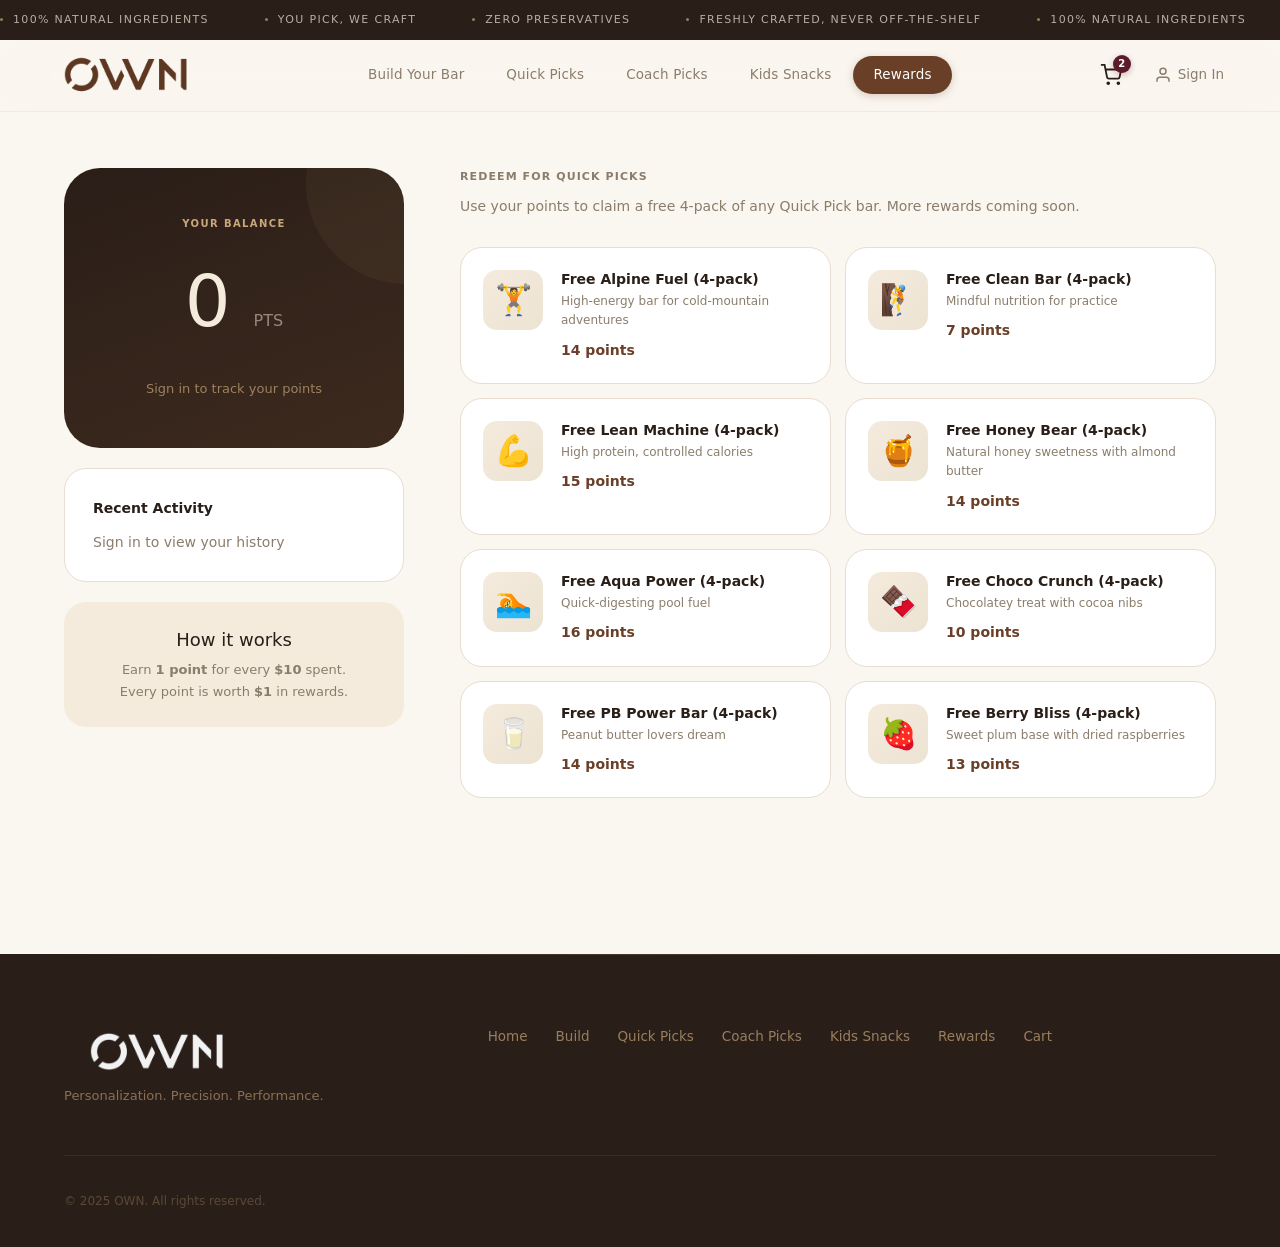
<file: rewards.html>
<!DOCTYPE html>
<html lang="en">
<head>
  <meta charset="UTF-8">
  <meta name="viewport" content="width=device-width, initial-scale=1.0">
  <title>Rewards — OWN</title>
  <link rel="icon" type="image/x-icon" href="favicon.ico">
  <link rel="icon" type="image/png" sizes="32x32" href="favicon-32.png">
  <link rel="apple-touch-icon" sizes="180x180" href="apple-touch-icon.png">
  <link rel="stylesheet" href="css/style.css?v=10">
</head>
<body>

  <!-- Ticker -->
  <div class="ticker">
    <div class="ticker__track">
      <span class="ticker__item"><span class="ticker__dot"></span>100% Natural Ingredients</span>
      <span class="ticker__item"><span class="ticker__dot"></span>You Pick, We Craft</span>
      <span class="ticker__item"><span class="ticker__dot"></span>Zero Preservatives</span>
      <span class="ticker__item"><span class="ticker__dot"></span>Freshly Crafted, Never Off-the-Shelf</span>
      <span class="ticker__item"><span class="ticker__dot"></span>100% Natural Ingredients</span>
      <span class="ticker__item"><span class="ticker__dot"></span>You Pick, We Craft</span>
      <span class="ticker__item"><span class="ticker__dot"></span>Zero Preservatives</span>
      <span class="ticker__item"><span class="ticker__dot"></span>Freshly Crafted, Never Off-the-Shelf</span>
    </div>
  </div>

  <!-- Nav -->
  <nav class="nav">
    <div class="nav__inner">
      <a href="index.html" class="nav__logo"><img src="img/ownlogo.png" alt="OWN"></a>
      <div class="nav__links">
        <a href="build.html" class="nav__link">Build Your Bar</a>
        <a href="quick-picks.html" class="nav__link">Quick Picks</a>
        <a href="coach-picks.html" class="nav__link">Coach Picks</a>
        <a href="kids-snacks.html" class="nav__link">Kids Snacks</a>
        <a href="rewards.html" class="nav__link nav__link--active">Rewards</a>
      </div>
      <div class="nav__actions">
        <a href="cart.html" class="nav__icon-btn">
          <svg width="22" height="22" viewBox="0 0 24 24" fill="none" stroke="currentColor" stroke-width="2"><circle cx="9" cy="21" r="1"/><circle cx="20" cy="21" r="1"/><path d="M1 1h4l2.68 13.39a2 2 0 0 0 2 1.61h9.72a2 2 0 0 0 2-1.61L23 6H6"/></svg>
          <span class="nav__badge">2</span>
        </a>
        <a href="#" class="nav__signin">
          <svg width="18" height="18" viewBox="0 0 24 24" fill="none" stroke="currentColor" stroke-width="2"><path d="M20 21v-2a4 4 0 0 0-4-4H8a4 4 0 0 0-4 4v2"/><circle cx="12" cy="7" r="4"/></svg>
          Sign In
        </a>
      </div>
      <button class="nav__toggle" aria-label="Menu">
        <svg width="24" height="24" viewBox="0 0 24 24" fill="none" stroke="currentColor" stroke-width="2"><line x1="3" y1="6" x2="21" y2="6"/><line x1="3" y1="12" x2="21" y2="12"/><line x1="3" y1="18" x2="21" y2="18"/></svg>
      </button>
    </div>
  </nav>

  <div class="container">
    <div class="rewards-layout">

      <!-- Left: balance + activity -->
      <div>
        <div class="rewards-balance">
          <div class="rewards-balance__label">Your Balance</div>
          <div class="rewards-balance__value">0 <span class="rewards-balance__unit">PTS</span></div>
          <div class="rewards-balance__cta">Sign in to track your points</div>
        </div>

        <div class="rewards-activity">
          <div class="rewards-activity__title">Recent Activity</div>
          <div class="rewards-activity__empty">Sign in to view your history</div>
        </div>

        <div style="margin-top:20px; padding:24px; background:var(--cream-base); border-radius:var(--radius-lg); text-align:center;">
          <div style="font-family:var(--font-display); font-size:18px; margin-bottom:4px;">How it works</div>
          <div style="font-size:13px; color:var(--text-muted); line-height:1.7;">Earn <strong>1 point</strong> for every <strong>$10</strong> spent.<br>Every point is worth <strong>$1</strong> in rewards.</div>
        </div>
      </div>

      <!-- Right: redeemable items -->
      <div>
        <div class="rewards-section__title">Redeem for Quick Picks</div>
        <div class="rewards-section__desc">Use your points to claim a free 4-pack of any Quick Pick bar. More rewards coming soon.</div>

        <div class="rewards-grid">

          <div class="r-card">
            <div class="r-card__icon">&#127947;</div>
            <div class="r-card__info">
              <div class="r-card__name">Free Alpine Fuel (4-pack)</div>
              <div class="r-card__desc">High-energy bar for cold-mountain adventures</div>
              <div class="r-card__points">14 points</div>
            </div>
          </div>

          <div class="r-card">
            <div class="r-card__icon">&#129495;</div>
            <div class="r-card__info">
              <div class="r-card__name">Free Clean Bar (4-pack)</div>
              <div class="r-card__desc">Mindful nutrition for practice</div>
              <div class="r-card__points">7 points</div>
            </div>
          </div>

          <div class="r-card">
            <div class="r-card__icon">&#128170;</div>
            <div class="r-card__info">
              <div class="r-card__name">Free Lean Machine (4-pack)</div>
              <div class="r-card__desc">High protein, controlled calories</div>
              <div class="r-card__points">15 points</div>
            </div>
          </div>

          <div class="r-card">
            <div class="r-card__icon">&#127855;</div>
            <div class="r-card__info">
              <div class="r-card__name">Free Honey Bear (4-pack)</div>
              <div class="r-card__desc">Natural honey sweetness with almond butter</div>
              <div class="r-card__points">14 points</div>
            </div>
          </div>

          <div class="r-card">
            <div class="r-card__icon">&#127946;</div>
            <div class="r-card__info">
              <div class="r-card__name">Free Aqua Power (4-pack)</div>
              <div class="r-card__desc">Quick-digesting pool fuel</div>
              <div class="r-card__points">16 points</div>
            </div>
          </div>

          <div class="r-card">
            <div class="r-card__icon">&#127851;</div>
            <div class="r-card__info">
              <div class="r-card__name">Free Choco Crunch (4-pack)</div>
              <div class="r-card__desc">Chocolatey treat with cocoa nibs</div>
              <div class="r-card__points">10 points</div>
            </div>
          </div>

          <div class="r-card">
            <div class="r-card__icon">&#129371;</div>
            <div class="r-card__info">
              <div class="r-card__name">Free PB Power Bar (4-pack)</div>
              <div class="r-card__desc">Peanut butter lovers dream</div>
              <div class="r-card__points">14 points</div>
            </div>
          </div>

          <div class="r-card">
            <div class="r-card__icon">&#127827;</div>
            <div class="r-card__info">
              <div class="r-card__name">Free Berry Bliss (4-pack)</div>
              <div class="r-card__desc">Sweet plum base with dried raspberries</div>
              <div class="r-card__points">13 points</div>
            </div>
          </div>

        </div>
      </div>
    </div>
  </div>

  <!-- Footer -->
  <footer class="footer">
    <div class="container">
      <div class="footer__inner">
        <div>
          <div class="footer__logo"><img src="img/ownlogo.png" alt="OWN"></div>
          <div class="footer__tagline">Personalization. Precision. Performance.</div>
        </div>
        <div class="footer__links">
          <a href="index.html" class="footer__link">Home</a>
          <a href="build.html" class="footer__link">Build</a>
          <a href="quick-picks.html" class="footer__link">Quick Picks</a>
          <a href="coach-picks.html" class="footer__link">Coach Picks</a>
          <a href="kids-snacks.html" class="footer__link">Kids Snacks</a>
          <a href="rewards.html" class="footer__link">Rewards</a>
          <a href="cart.html" class="footer__link">Cart</a>
        </div>
        <div></div>
      </div>
      <div class="footer__bottom">&copy; 2025 OWN. All rights reserved.</div>
    </div>
  </footer>

  <script src="js/app.js"></script>
</body>
</html>
</file>
<file: css/style.css>
/* ============================================
   OWN — Premium Design System v2
   ============================================ */

/* Aptos Display + Aptos — Windows 11 system fonts */

:root {
  --own-brown: #6A3F28;
  --cream-base: #F4EBDD;
  --dark-chocolate: #2A1E18;
  --protein-burgundy: #5B1B2B;
  --oat-gold: #C8A77A;
  --natural-sage: #87957E;

  --cream-light: #FAF6F0;
  --cream-mid: #EDE3D3;
  --brown-hover: #5A3520;
  --burgundy-dark: #451525;
  --white: #FFFFFF;
  --text-primary: #2A1E18;
  --text-secondary: #5C4A3A;
  --text-muted: #8B7D6B;
  --text-on-dark: #F4EBDD;
  --border-light: #E8DDD0;
  --border-mid: #D4C5B0;
  --success: #4A7C59;
  --error: #B33A3A;

  --shadow-xs: 0 1px 2px rgba(42,30,24,0.04);
  --shadow-sm: 0 2px 8px rgba(42,30,24,0.06);
  --shadow-md: 0 8px 24px rgba(42,30,24,0.08);
  --shadow-lg: 0 16px 48px rgba(42,30,24,0.10);
  --shadow-xl: 0 24px 64px rgba(42,30,24,0.14);
  --shadow-glow: 0 0 0 4px rgba(106,63,40,0.08);

  --radius-xs: 4px;
  --radius-sm: 8px;
  --radius-md: 14px;
  --radius-lg: 22px;
  --radius-xl: 28px;
  --radius-2xl: 36px;
  --radius-full: 9999px;

  --font-display: 'Aptos Display', 'Segoe UI', system-ui, sans-serif;
  --font-body: 'Aptos', 'Segoe UI', system-ui, sans-serif;

  --ease: cubic-bezier(0.16, 1, 0.3, 1);
  --ease-out: cubic-bezier(0.33, 1, 0.68, 1);
  --nav-height: 72px;
}

*, *::before, *::after { box-sizing: border-box; margin: 0; padding: 0; }
html { scroll-behavior: smooth; -webkit-font-smoothing: antialiased; -moz-osx-font-smoothing: grayscale; }
body { font-family: var(--font-body); font-size: 16px; line-height: 1.6; color: var(--text-primary); background: var(--cream-light); }
img { max-width: 100%; height: auto; display: block; }
a { color: inherit; text-decoration: none; }
button { font-family: inherit; cursor: pointer; border: none; background: none; }
ul, ol { list-style: none; }
h1, h2, h3, h4 { font-family: var(--font-display); line-height: 1.1; font-weight: 700; }

.container { max-width: 1200px; margin: 0 auto; padding: 0 24px; }

/* ===== SCROLL REVEAL ===== */
.reveal { opacity: 0; transform: translateY(24px); transition: opacity 0.7s var(--ease-out), transform 0.7s var(--ease-out); }
.reveal--visible { opacity: 1; transform: translateY(0); }

/* ===== ANIMATIONS ===== */
@keyframes fadeInUp { from { opacity: 0; transform: translateY(30px); } to { opacity: 1; transform: translateY(0); } }
@keyframes fadeInLeft { from { opacity: 0; transform: translateX(-30px); } to { opacity: 1; transform: translateX(0); } }
@keyframes fadeInRight { from { opacity: 0; transform: translateX(30px); } to { opacity: 1; transform: translateX(0); } }
@keyframes scaleIn { from { opacity: 0; transform: scale(0.9); } to { opacity: 1; transform: scale(1); } }
@keyframes popIn { from { opacity: 0; transform: scale(0.5); } to { opacity: 1; transform: scale(1); } }
@keyframes slideDown { from { opacity: 0; transform: translateY(-20px); } to { opacity: 1; transform: translateY(0); } }
@keyframes pulseGlow { 0%, 100% { box-shadow: 0 0 0 0 rgba(106,63,40,0.3); } 50% { box-shadow: 0 0 20px 4px rgba(106,63,40,0.15); } }
@keyframes shimmer { from { background-position: -200% 0; } to { background-position: 200% 0; } }
@keyframes ripple { to { transform: scale(4); opacity: 0; } }
@keyframes checkPop { 0% { transform: scale(0) rotate(-45deg); } 60% { transform: scale(1.3) rotate(0deg); } 100% { transform: scale(1) rotate(0deg); } }
@keyframes barFill { from { width: 0; } }
@keyframes counterPulse { 0% { transform: scale(1); } 50% { transform: scale(1.08); } 100% { transform: scale(1); } }
@keyframes float { 0%, 100% { transform: translateY(0); } 50% { transform: translateY(-6px); } }

/* Hero entrance */
.hero__eyebrow { animation: fadeInLeft 0.8s var(--ease-out) 0.2s both; }
.hero__title { animation: fadeInUp 0.9s var(--ease-out) 0.4s both; }
.hero__desc { animation: fadeInUp 0.8s var(--ease-out) 0.6s both; }
.hero__actions { animation: fadeInUp 0.8s var(--ease-out) 0.8s both; }
.hero__stat-strip { animation: fadeInUp 0.6s var(--ease-out) 1s both; }
.hero__stat { animation: fadeInUp 0.5s var(--ease-out) both; }
.hero__stat:nth-child(1) { animation-delay: 1.1s; }
.hero__stat:nth-child(2) { animation-delay: 1.25s; }
.hero__stat:nth-child(3) { animation-delay: 1.4s; }
.hero__stat:nth-child(4) { animation-delay: 1.55s; }
.hero__stat-value.counted { animation: counterPulse 0.4s var(--ease) both; }

/* Bento staggered reveals */
.bento__card.reveal--visible { transition-duration: 0.8s; }
.bento__grid .bento__card:nth-child(1).reveal--visible { transition-delay: 0s; }
.bento__grid .bento__card:nth-child(2).reveal--visible { transition-delay: 0.1s; }
.bento__grid .bento__card:nth-child(3).reveal--visible { transition-delay: 0.15s; }
.bento__grid .bento__card:nth-child(4).reveal--visible { transition-delay: 0.2s; }
.bento__grid .bento__card:nth-child(5).reveal--visible { transition-delay: 0.25s; }
.bento__grid .bento__card:nth-child(6).reveal--visible { transition-delay: 0.3s; }

/* Timeline step stagger */
.timeline__step { opacity: 0; transform: translateY(30px); transition: all 0.6s var(--ease-out); }
.timeline.reveal--visible .timeline__step { opacity: 1; transform: translateY(0); }
.timeline.reveal--visible .timeline__step:nth-child(1) { transition-delay: 0.1s; }
.timeline.reveal--visible .timeline__step:nth-child(2) { transition-delay: 0.3s; }
.timeline.reveal--visible .timeline__step:nth-child(3) { transition-delay: 0.5s; }

/* Ingredient scroll entrance */
.ingredient { opacity: 0; transform: translateX(40px); transition: opacity 0.5s var(--ease-out), transform 0.5s var(--ease-out); }
.ingredient.in-view { opacity: 1; transform: translateX(0); }

/* Wizard card selection — bounce + checkmark pop */
.opt-card { transition: all 250ms var(--ease), transform 350ms var(--ease); }
.opt-card--selected .opt-card__check { display: flex; animation: checkPop 0.4s var(--ease) both; }
.opt-card--selected .opt-card__bar-fill { animation: barFill 0.8s var(--ease-out) both; }
.opt-card.just-selected { animation: scaleIn 0.35s var(--ease) both; }

/* Ripple effect on card click */
.opt-card .ripple, .opt-tile .ripple { position: absolute; border-radius: 50%; background: rgba(106,63,40,0.12); width: 20px; height: 20px; transform: scale(0); animation: ripple 0.6s ease-out forwards; pointer-events: none; }

/* Wizard step transition */
.wizard__step-content { transition: none; }
.wizard__step-content.step-enter { animation: fadeInUp 0.4s var(--ease-out) both; }

/* CTA pulse */
.cta-banner .btn--cream { animation: pulseGlow 3s ease-in-out infinite; }

/* Kids mini cards hover float */
.kids-mini-card:hover { transform: translateY(-3px) scale(1.01); box-shadow: var(--shadow-md); }

/* Nav entrance */
.nav { animation: slideDown 0.5s var(--ease-out) both; }
.ticker { animation: fadeInUp 0.4s var(--ease-out) both; }

/* ===== IMAGE CONTAINERS ===== */
.img-frame { position: relative; overflow: hidden; border-radius: var(--radius-lg); background: var(--cream-mid); }
.img-frame img { width: 100%; height: 100%; object-fit: cover; transition: transform 0.6s var(--ease); }
.img-frame:hover img { transform: scale(1.03); }
.img-frame--placeholder { display: flex; align-items: center; justify-content: center; color: var(--text-muted); font-size: 13px; letter-spacing: 0.04em; }
.img-frame--square { aspect-ratio: 1; }
.img-frame--landscape { aspect-ratio: 4/3; }
.img-frame--wide { aspect-ratio: 16/9; }
.img-frame--hero { aspect-ratio: auto; min-height: 100%; }

/* ===== TICKER ===== */
.ticker { background: var(--dark-chocolate); color: var(--cream-base); padding: 11px 0; overflow: hidden; font-size: 11px; letter-spacing: 0.12em; text-transform: uppercase; font-weight: 500; }
.ticker__track { display: flex; animation: ticker 30s linear infinite; width: max-content; gap: 56px; }
.ticker__item { white-space: nowrap; display: flex; align-items: center; gap: 10px; opacity: 0.7; }
.ticker__dot { width: 3px; height: 3px; background: var(--oat-gold); border-radius: 50%; }
@keyframes ticker { 0% { transform: translateX(0); } 100% { transform: translateX(-50%); } }

/* ===== NAV ===== */
.nav { height: var(--nav-height); display: flex; align-items: center; padding: 0 40px; position: sticky; top: 0; z-index: 100; background: rgba(250,246,240,0.88); backdrop-filter: blur(24px) saturate(1.2); border-bottom: 1px solid rgba(232,221,208,0.5); }
.nav__inner { max-width: 1400px; margin: 0 auto; width: 100%; display: flex; align-items: center; justify-content: space-between; }
.nav__logo { display: flex; align-items: center; }
.nav__logo img { height: 48px; width: auto; }
.nav__links { display: flex; gap: 2px; }
.nav__link { padding: 8px 20px; border-radius: var(--radius-full); font-size: 13.5px; font-weight: 500; color: var(--text-muted); transition: all 250ms var(--ease); letter-spacing: 0.01em; }
.nav__link:hover { color: var(--text-primary); background: rgba(106,63,40,0.05); }
.nav__link--active { color: var(--white); background: var(--own-brown); box-shadow: 0 2px 8px rgba(106,63,40,0.25); }
.nav__link--active:hover { background: var(--brown-hover); color: var(--white); }
.nav__actions { display: flex; align-items: center; gap: 6px; }
.nav__icon-btn { width: 42px; height: 42px; display: flex; align-items: center; justify-content: center; border-radius: var(--radius-full); color: var(--text-primary); position: relative; transition: all 200ms; }
.nav__icon-btn:hover { background: var(--cream-mid); }
.nav__badge { position: absolute; top: 1px; right: 1px; width: 18px; height: 18px; background: var(--protein-burgundy); color: var(--white); font-size: 10px; font-weight: 700; border-radius: 50%; display: flex; align-items: center; justify-content: center; box-shadow: 0 2px 6px rgba(91,27,43,0.3); }
.nav__signin { font-size: 13.5px; font-weight: 500; color: var(--text-muted); padding: 8px 16px; border-radius: var(--radius-full); transition: all 200ms; display: flex; align-items: center; gap: 6px; }
.nav__signin:hover { color: var(--text-primary); background: rgba(106,63,40,0.05); }
.nav__toggle { display: none; width: 42px; height: 42px; align-items: center; justify-content: center; }

/* ===== BUTTONS ===== */
.btn { display: inline-flex; align-items: center; justify-content: center; gap: 8px; padding: 13px 30px; border-radius: var(--radius-full); font-size: 14px; font-weight: 600; transition: all 250ms var(--ease); border: 2px solid transparent; white-space: nowrap; letter-spacing: 0.02em; position: relative; overflow: hidden; }
.btn--primary { background: var(--own-brown); color: var(--white); box-shadow: 0 2px 8px rgba(106,63,40,0.2); }
.btn--primary:hover { background: var(--brown-hover); transform: translateY(-2px); box-shadow: 0 6px 20px rgba(106,63,40,0.3); }
.btn--primary:active { transform: translateY(0); }
.btn--secondary { background: transparent; color: var(--own-brown); border-color: var(--own-brown); }
.btn--secondary:hover { background: var(--own-brown); color: var(--white); box-shadow: 0 4px 16px rgba(106,63,40,0.2); }
.btn--dark { background: var(--dark-chocolate); color: var(--cream-base); box-shadow: 0 2px 8px rgba(42,30,24,0.2); }
.btn--dark:hover { background: #1a120e; transform: translateY(-2px); box-shadow: 0 6px 20px rgba(42,30,24,0.3); }
.btn--cream { background: var(--cream-base); color: var(--own-brown); font-weight: 700; }
.btn--cream:hover { background: var(--white); transform: translateY(-2px); box-shadow: var(--shadow-lg); }
.btn--burgundy { background: var(--protein-burgundy); color: var(--white); box-shadow: 0 2px 8px rgba(91,27,43,0.2); }
.btn--burgundy:hover { background: var(--burgundy-dark); transform: translateY(-2px); }
.btn--ghost { background: transparent; color: var(--text-primary); }
.btn--ghost:hover { background: var(--cream-mid); }
.btn--lg { padding: 17px 40px; font-size: 15px; }
.btn--sm { padding: 9px 20px; font-size: 13px; }
.btn--icon { width: 44px; height: 44px; padding: 0; }

/* ===== TAGS ===== */
.tag { display: inline-flex; align-items: center; padding: 3px 9px; border-radius: var(--radius-xs); font-size: 10.5px; font-weight: 600; letter-spacing: 0.03em; text-transform: uppercase; }
.tag--vegan { background: #E8F5E9; color: #2E7D32; }
.tag--gf { background: #FFF8E1; color: #E65100; }
.tag--df { background: #E3F2FD; color: #1565C0; }
.tag--nf { background: #FBE9E7; color: #BF360C; }

/* ========================================
   HOMEPAGE
   ======================================== */

/* --- Hero --- */
.hero { background: var(--dark-chocolate); color: var(--text-on-dark); padding: 0; min-height: calc(100vh - 112px); display: flex; flex-direction: column; overflow: hidden; position: relative; }
.hero__inner { flex: 1; display: grid; grid-template-columns: 1fr 1fr; overflow: hidden; }
.hero__content { padding: 60px 80px 80px; display: flex; flex-direction: column; justify-content: center; position: relative; z-index: 2; }
.hero__eyebrow { font-family: var(--font-body); font-size: 11px; font-weight: 600; letter-spacing: 0.16em; text-transform: uppercase; color: var(--oat-gold); margin-bottom: 28px; display: flex; align-items: center; gap: 14px; }
.hero__eyebrow::before { content: ''; width: 40px; height: 1px; background: var(--oat-gold); }
.hero__title { font-size: clamp(52px, 5.5vw, 84px); color: var(--cream-base); margin-bottom: 28px; letter-spacing: -0.01em; }
.hero__title em { font-style: normal; color: var(--oat-gold); }
.hero__desc { font-size: 17px; line-height: 1.8; color: var(--oat-gold); max-width: 400px; margin-bottom: 48px; opacity: 0.8; }
.hero__actions { display: flex; gap: 14px; flex-wrap: wrap; }
.hero__visual { position: relative; overflow: hidden; }
.hero__visual .img-frame { position: absolute; inset: 0; border-radius: 0; }
.hero__rotator { position: absolute; inset: 0; }
.hero__slide { position: absolute; inset: 0; width: 100%; height: 100%; object-fit: cover; opacity: 0; transition: opacity 1.2s var(--ease); }
.hero__slide--active { opacity: 1; }
.hero__visual-placeholder { position: absolute; inset: 0; background: linear-gradient(135deg, rgba(106,63,40,0.6) 0%, rgba(200,167,122,0.4) 50%, rgba(42,30,24,0.6) 100%); display: flex; align-items: center; justify-content: center; font-size: 16px; color: rgba(255,255,255,0.25); letter-spacing: 0.08em; }
.hero__stat-strip { display: flex; width: 100%; background: var(--dark-chocolate); }
.hero__stat { flex: 1; padding: 18px 28px; text-align: center; border-right: 1px solid rgba(200,167,122,0.1); }
.hero__stat:last-child { border-right: none; }
.hero__stat-value { font-family: var(--font-display); font-size: 32px; color: var(--cream-base); }
.hero__stat-label { font-size: 10px; text-transform: uppercase; letter-spacing: 0.12em; color: var(--oat-gold); margin-top: 6px; opacity: 0.7; }

/* --- Bento grid --- */
.bento { padding: 80px 0; }
.bento__header { margin-bottom: 72px; }
.bento__eyebrow { font-family: var(--font-body); font-size: 11px; font-weight: 600; letter-spacing: 0.16em; text-transform: uppercase; color: var(--own-brown); margin-bottom: 14px; }
.bento__title { font-size: clamp(38px, 4.2vw, 60px); max-width: 600px; letter-spacing: -0.01em; }
.bento__title em { font-style: normal; color: var(--own-brown); }
.bento__grid { display: grid; grid-template-columns: repeat(12, 1fr); grid-auto-rows: auto; gap: 16px; }
.bento__card { background: var(--white); border-radius: var(--radius-2xl); padding: 44px; border: 1px solid var(--border-light); overflow: hidden; transition: all 400ms var(--ease); position: relative; }
.bento__card:hover { box-shadow: var(--shadow-lg); transform: translateY(-3px); }
.bento__card--wide { grid-column: span 8; }
.bento__card--narrow { grid-column: span 4; }
.bento__card--half { grid-column: span 6; }
.bento__card--dark { background: var(--dark-chocolate); color: var(--text-on-dark); border-color: transparent; }
.bento__card--brown { background: var(--own-brown); color: var(--white); border-color: transparent; }
.bento__card--sage { background: var(--natural-sage); color: var(--white); border-color: transparent; }
.bento__card-eyebrow { font-size: 10px; font-weight: 600; letter-spacing: 0.14em; text-transform: uppercase; color: var(--oat-gold); margin-bottom: 20px; }
.bento__card--dark .bento__card-eyebrow,
.bento__card--brown .bento__card-eyebrow { color: var(--oat-gold); }
.bento__card-title { font-family: var(--font-display); font-size: 30px; margin-bottom: 14px; letter-spacing: -0.01em; }
.bento__card-desc { font-size: 15px; line-height: 1.7; opacity: 0.7; max-width: 480px; }
.bento__card-icon { font-size: 52px; margin-bottom: 24px; display: block; }
.bento__card-svg-icon { width: 52px; height: 52px; margin-bottom: 24px; display: block; color: var(--own-brown); }
.bento__card-img { margin-top: 24px; border-radius: var(--radius-lg); overflow: hidden; }

/* --- How it works: horizontal timeline --- */
.how-it-works { background: var(--cream-base); padding: 120px 0; position: relative; }
.how-it-works::before { content: ''; position: absolute; top: 0; left: 0; right: 0; height: 1px; background: linear-gradient(90deg, transparent, var(--border-mid), transparent); }
.timeline { display: flex; gap: 0; position: relative; margin-top: 72px; }
.timeline::before { content: ''; position: absolute; top: 36px; left: 60px; right: 60px; height: 2px; background: linear-gradient(90deg, var(--own-brown), var(--oat-gold), var(--own-brown)); opacity: 0.3; }
.timeline__step { flex: 1; text-align: center; position: relative; padding: 0 24px; }
.timeline__number { width: 72px; height: 72px; border-radius: 50%; background: var(--white); border: 3px solid var(--own-brown); color: var(--own-brown); display: flex; align-items: center; justify-content: center; font-family: var(--font-display); font-size: 26px; margin: 0 auto 28px; position: relative; z-index: 2; box-shadow: 0 4px 16px rgba(106,63,40,0.1); transition: all 300ms var(--ease); }
.timeline__step:hover .timeline__number { background: var(--own-brown); color: var(--white); box-shadow: 0 8px 24px rgba(106,63,40,0.2); transform: scale(1.05); }
.timeline__title { font-family: var(--font-display); font-size: 24px; margin-bottom: 10px; }
.timeline__desc { font-size: 14px; color: var(--text-muted); line-height: 1.7; max-width: 240px; margin: 0 auto; }
.timeline__meta { font-size: 11px; color: var(--own-brown); font-weight: 600; margin-top: 14px; letter-spacing: 0.04em; background: rgba(106,63,40,0.06); padding: 4px 12px; border-radius: var(--radius-full); display: inline-block; }

/* --- Ingredients horizontal scroll --- */
.ingredients { padding: 120px 0 100px; overflow: hidden; }
.ingredients__scroll { display: flex; gap: 16px; padding: 48px 0 20px; overflow-x: auto; scroll-snap-type: x mandatory; -webkit-overflow-scrolling: touch; scrollbar-width: none; }
.ingredients__scroll::-webkit-scrollbar { display: none; }
.ingredient { flex: 0 0 200px; scroll-snap-align: start; background: var(--white); border-radius: var(--radius-xl); padding: 28px 20px; border: 1px solid var(--border-light); text-align: center; transition: all 400ms var(--ease); }
.ingredient:hover { transform: translateY(-8px); box-shadow: var(--shadow-lg); border-color: var(--oat-gold); }
.ingredient__img { width: 100%; aspect-ratio: 1; border-radius: var(--radius-md); overflow: hidden; margin-bottom: 16px; background: var(--cream-base); }
.ingredient__img img { width: 100%; height: 100%; object-fit: cover; }
.ingredient__emoji { font-size: 48px; margin-bottom: 14px; display: block; }
.ingredient__icon { width: 48px; height: 48px; margin: 0 auto 14px; display: block; color: var(--own-brown); }
.ingredient__cat { font-size: 10px; text-transform: uppercase; letter-spacing: 0.1em; color: var(--own-brown); font-weight: 700; margin-bottom: 4px; }
.ingredient__name { font-family: var(--font-display); font-size: 19px; margin-bottom: 4px; }
.ingredient__desc { font-size: 12px; color: var(--text-muted); line-height: 1.5; }

/* --- CTA banner --- */
.cta-banner { background: var(--protein-burgundy); color: var(--white); padding: 100px 0; text-align: center; position: relative; overflow: hidden; }
.cta-banner::before { content: ''; position: absolute; top: -40%; right: -15%; width: 600px; height: 600px; border-radius: 50%; background: rgba(255,255,255,0.03); }
.cta-banner::after { content: ''; position: absolute; bottom: -30%; left: -10%; width: 400px; height: 400px; border-radius: 50%; background: rgba(200,167,122,0.05); }
.cta-banner__title { font-size: clamp(34px, 4.5vw, 56px); margin-bottom: 18px; position: relative; z-index: 2; letter-spacing: -0.01em; }
.cta-banner__desc { font-size: 18px; opacity: 0.7; margin-bottom: 40px; position: relative; z-index: 2; }

/* --- Kids preview section --- */
.kids-preview { padding: 120px 0; }
.kids-preview__layout { display: grid; grid-template-columns: 1fr 1fr; gap: 72px; align-items: center; }
.kids-preview__eyebrow { font-family: var(--font-body); font-size: 11px; font-weight: 600; letter-spacing: 0.16em; text-transform: uppercase; color: var(--natural-sage); margin-bottom: 14px; }
.kids-preview__title { font-size: clamp(34px, 3.5vw, 50px); margin-bottom: 18px; letter-spacing: -0.01em; }
.kids-preview__title em { font-style: normal; color: var(--own-brown); }
.kids-preview__desc { font-size: 16px; color: var(--text-muted); line-height: 1.8; margin-bottom: 36px; max-width: 400px; }
.kids-preview__cards { display: flex; flex-direction: column; gap: 14px; }
.kids-mini-card { display: flex; align-items: center; gap: 20px; background: var(--white); border-radius: var(--radius-lg); padding: 20px 24px; border: 1px solid var(--border-light); transition: all 300ms var(--ease); }
.kids-mini-card:hover { box-shadow: var(--shadow-md); transform: translateX(4px); border-color: var(--oat-gold); }
.kids-mini-card__img { width: 56px; height: 56px; border-radius: var(--radius-md); overflow: hidden; flex-shrink: 0; background: var(--cream-base); }
.kids-mini-card__img img { width: 100%; height: 100%; object-fit: cover; }
.kids-mini-card__emoji { font-size: 36px; flex-shrink: 0; }
.kids-mini-card__icon { width: 36px; height: 36px; flex-shrink: 0; color: var(--own-brown); }
.kids-mini-card__name { font-family: var(--font-display); font-size: 18px; margin-bottom: 2px; }
.kids-mini-card__meta { font-size: 12px; color: var(--text-muted); }
.kids-mini-card__cal { font-size: 14px; font-weight: 700; color: var(--own-brown); margin-left: auto; white-space: nowrap; }

/* ========================================
   WIZARD
   ======================================== */
.wizard-page { padding-bottom: 100px; }
.wizard-steps { display: flex; align-items: center; justify-content: center; gap: 0; padding: 28px 0; position: sticky; top: var(--nav-height); background: rgba(250,246,240,0.92); backdrop-filter: blur(20px) saturate(1.2); z-index: 50; border-bottom: 1px solid rgba(232,221,208,0.5); margin-bottom: 56px; }
.wizard-step { display: flex; align-items: center; gap: 10px; padding: 8px 16px; cursor: pointer; transition: all 200ms; position: relative; }
.wizard-step::after { content: ''; width: 32px; height: 2px; background: var(--border-mid); margin-left: 8px; transition: background 300ms; }
.wizard-step:last-child::after { display: none; }
.wizard-step__dot { width: 34px; height: 34px; border-radius: 50%; border: 2px solid var(--border-mid); display: flex; align-items: center; justify-content: center; font-size: 13px; font-weight: 700; color: var(--text-muted); transition: all 300ms var(--ease); flex-shrink: 0; }
.wizard-step__label { font-size: 12.5px; font-weight: 500; color: var(--text-muted); transition: all 200ms; white-space: nowrap; }
.wizard-step--active .wizard-step__dot { background: var(--own-brown); border-color: var(--own-brown); color: var(--white); box-shadow: 0 3px 12px rgba(106,63,40,0.25); transform: scale(1.08); }
.wizard-step--active .wizard-step__label { color: var(--text-primary); font-weight: 600; }
.wizard-step--active::after { background: var(--own-brown); }
.wizard-step--done .wizard-step__dot { background: var(--success); border-color: var(--success); color: var(--white); }
.wizard-step--done .wizard-step__label { color: var(--text-secondary); }
.wizard-step--done::after { background: var(--success); }

.wizard-layout { display: grid; grid-template-columns: 1fr 360px; gap: 56px; align-items: start; }

.wizard-main__header { margin-bottom: 24px; }
.wizard-main__title { font-size: 28px; margin-bottom: 6px; letter-spacing: -0.01em; }
.wizard-main__desc { font-size: 14px; color: var(--text-muted); line-height: 1.6; }
.wizard-main__tip { background: var(--cream-base); border-radius: var(--radius-md); padding: 14px 18px; margin-bottom: 20px; font-size: 13px; line-height: 1.6; position: relative; border-left: 3px solid var(--oat-gold); }
.wizard-main__tip strong { color: var(--text-primary); }

.wizard-filters { display: flex; gap: 6px; margin-bottom: 20px; flex-wrap: wrap; }
.wizard-filter { padding: 6px 14px; border-radius: var(--radius-full); font-size: 12px; font-weight: 500; border: 1.5px solid var(--border-mid); background: var(--white); cursor: pointer; transition: all 200ms; }
.wizard-filter:hover, .wizard-filter--active { border-color: var(--own-brown); color: var(--own-brown); background: rgba(106,63,40,0.03); }

/* Wizard option cards */
.options-grid { display: grid; grid-template-columns: repeat(auto-fill, minmax(180px, 1fr)); gap: 10px; }
.options-grid--large { grid-template-columns: repeat(auto-fill, minmax(180px, 1fr)); }

.opt-card { background: var(--white); border: 2px solid var(--border-light); border-radius: var(--radius-lg); padding: 16px 18px; cursor: pointer; transition: all 250ms var(--ease); position: relative; overflow: hidden; box-shadow: var(--shadow-xs); }
.opt-card::before { content: ''; position: absolute; top: 0; left: 0; width: 3px; height: 0; background: var(--oat-gold); transition: height 250ms var(--ease); border-radius: 0 0 3px 0; }
.opt-card::after { content: 'Select'; position: absolute; top: 12px; right: 12px; font-size: 10px; font-weight: 600; letter-spacing: 0.06em; text-transform: uppercase; color: var(--text-muted); opacity: 0; transition: opacity 200ms; }
.opt-card:hover { transform: translateY(-2px); box-shadow: var(--shadow-md); border-color: var(--oat-gold); background: linear-gradient(135deg, var(--white) 0%, var(--cream-light) 100%); }
.opt-card:hover::before { height: 100%; }
.opt-card:hover::after { opacity: 1; }
.opt-card--selected { border-color: var(--own-brown); box-shadow: var(--shadow-glow), var(--shadow-sm); background: linear-gradient(135deg, var(--white) 0%, rgba(106,63,40,0.04) 100%); }
.opt-card--selected::before { background: var(--own-brown); height: 100%; }
.opt-card--selected::after { content: none; }
.opt-card__check { position: absolute; top: 10px; right: 10px; width: 22px; height: 22px; border-radius: 50%; background: var(--own-brown); color: var(--white); display: none; align-items: center; justify-content: center; font-size: 11px; box-shadow: 0 2px 6px rgba(106,63,40,0.3); }
.opt-card--selected .opt-card__check { display: flex; }
.opt-card__img { width: 100%; aspect-ratio: 4/3; border-radius: var(--radius-sm); overflow: hidden; margin-bottom: 10px; background: var(--cream-base); }
.opt-card__img img { width: 100%; height: 100%; object-fit: cover; }
.opt-card__emoji { font-size: 28px; margin-bottom: 8px; display: block; }
.opt-card__icon { width: 48px; height: 48px; margin-bottom: 8px; display: block; object-fit: contain; }
.options-grid--large .opt-card__icon { width: 56px; height: 56px; margin-bottom: 10px; }
.opt-card__name { font-family: var(--font-display); font-size: 16px; margin-bottom: 4px; letter-spacing: -0.005em; font-weight: 600; }
.opt-card__highlight { font-size: 13px; font-weight: 600; color: var(--own-brown); margin-bottom: 2px; }
.opt-card__sub { font-size: 11px; color: var(--text-muted); margin-bottom: 6px; }
.opt-card__desc { font-size: 12px; color: var(--text-muted); line-height: 1.5; }
.opt-card__stats { display: flex; gap: 12px; margin-top: 8px; font-size: 12px; color: var(--text-secondary); font-weight: 500; }
.opt-card__tags { display: flex; flex-wrap: wrap; gap: 3px; margin-top: 8px; }
.opt-card__bar { height: 5px; background: var(--cream-mid); border-radius: var(--radius-full); margin-top: 10px; overflow: hidden; }
.opt-card__bar-fill { height: 100%; border-radius: var(--radius-full); background: linear-gradient(90deg, var(--natural-sage), var(--oat-gold), var(--own-brown)); }

.category-divider { grid-column: 1 / -1; display: flex; align-items: center; gap: 10px; padding: 8px 0 2px; }
.category-divider__line { width: 3px; height: 16px; background: var(--own-brown); border-radius: var(--radius-full); }
.category-divider__text { font-size: 13px; font-weight: 700; letter-spacing: 0.02em; color: var(--text-secondary); }

.wizard-nav-bar { display: flex; justify-content: space-between; align-items: center; margin-top: 32px; padding-top: 20px; border-top: 1px solid var(--border-light); }

/* --- Summary panel --- */
.summary { position: sticky; top: calc(var(--nav-height) + 110px); }
.summary__panel { background: var(--white); border-radius: var(--radius-2xl); padding: 36px; box-shadow: var(--shadow-md); border: 1px solid var(--border-light); }
.summary__title { font-family: var(--font-display); font-size: 24px; margin-bottom: 28px; }
.summary__empty { text-align: center; color: var(--text-muted); font-size: 14px; padding: 40px 0; line-height: 1.7; }
.summary__row { display: flex; justify-content: space-between; padding: 10px 0; font-size: 14px; border-bottom: 1px solid var(--border-light); }
.summary__row:last-child { border-bottom: none; }
.summary__row-label { color: var(--text-muted); font-size: 13px; }
.summary__row-value { font-weight: 600; color: var(--own-brown); text-align: right; max-width: 160px; font-size: 13px; }
.summary__nutrition { display: grid; grid-template-columns: 1fr 1fr; gap: 16px; margin: 28px 0; padding: 24px; background: linear-gradient(135deg, var(--cream-base) 0%, var(--cream-mid) 100%); border-radius: var(--radius-lg); text-align: center; }
.summary__nutrition-value { font-family: var(--font-display); font-size: 32px; color: var(--dark-chocolate); }
.summary__nutrition-label { font-size: 11px; color: var(--text-muted); margin-top: 4px; text-transform: uppercase; letter-spacing: 0.06em; }
.summary__tags { display: flex; flex-wrap: wrap; gap: 4px; justify-content: center; margin-bottom: 28px; }
.summary__cta { width: 100%; padding: 16px; font-size: 15px; }
.summary__reset { display: flex; align-items: center; justify-content: center; gap: 6px; width: 100%; padding: 12px; font-size: 13px; color: var(--text-muted); margin-top: 10px; border-radius: var(--radius-full); transition: all 200ms; }
.summary__reset:hover { background: var(--cream-base); color: var(--own-brown); }

/* Size toggle */
.size-toggle { display: flex; background: var(--cream-base); border-radius: var(--radius-full); padding: 3px; margin: 20px 0; }
.size-toggle__opt { flex: 1; padding: 9px; border-radius: var(--radius-full); font-size: 13px; font-weight: 500; text-align: center; cursor: pointer; transition: all 250ms var(--ease); color: var(--text-muted); }
.size-toggle__opt--active { background: var(--own-brown); color: var(--white); box-shadow: 0 2px 8px rgba(106,63,40,0.2); }

/* ========================================
   QUICK PICKS
   ======================================== */
.qp-hero { background: var(--dark-chocolate); border-radius: var(--radius-2xl); padding: 56px; margin: 32px 0; color: var(--text-on-dark); display: grid; grid-template-columns: 1fr 1fr; gap: 48px; align-items: center; position: relative; overflow: hidden; }
.qp-hero::after { content: ''; position: absolute; top: -50%; right: -20%; width: 500px; height: 500px; border-radius: 50%; background: rgba(200,167,122,0.04); }
.qp-hero__title { font-size: 44px; margin-bottom: 14px; letter-spacing: -0.01em; position: relative; z-index: 2; }
.qp-hero__title em { font-style: normal; color: var(--oat-gold); }
.qp-hero__desc { font-size: 15px; color: var(--oat-gold); opacity: 0.75; margin-bottom: 28px; line-height: 1.7; }
.qp-hero__img { position: relative; z-index: 2; border-radius: var(--radius-xl); overflow: hidden; aspect-ratio: 4/3; }
.qp-hero__img img { width: 100%; height: 100%; object-fit: cover; }
.qp-hero__sliders { display: flex; flex-direction: column; gap: 24px; position: relative; z-index: 2; grid-column: 1 / -1; }
.qp-slider__header { display: flex; justify-content: space-between; font-size: 12px; margin-bottom: 10px; color: var(--oat-gold); letter-spacing: 0.02em; }
.qp-slider input[type="range"] { width: 100%; -webkit-appearance: none; height: 5px; background: rgba(255,255,255,0.12); border-radius: var(--radius-full); outline: none; transition: background 200ms; }
.qp-slider input[type="range"]:hover { background: rgba(255,255,255,0.2); }
.qp-slider input[type="range"]::-webkit-slider-thumb { -webkit-appearance: none; width: 22px; height: 22px; background: var(--oat-gold); border-radius: 50%; cursor: pointer; box-shadow: 0 2px 10px rgba(0,0,0,0.3); transition: transform 200ms; }
.qp-slider input[type="range"]::-webkit-slider-thumb:hover { transform: scale(1.15); }
.qp-hero__actions { display: flex; gap: 12px; margin-top: 8px; }

/* Filter sections */
.filter-section { margin-bottom: 28px; }
.filter-section__label { font-size: 11px; font-weight: 700; text-transform: uppercase; letter-spacing: 0.1em; color: var(--text-muted); margin-bottom: 12px; }
.filter-chips { display: flex; flex-wrap: wrap; gap: 8px; }
.filter-chip { padding: 9px 18px; border-radius: var(--radius-full); font-size: 13px; font-weight: 500; border: 1.5px solid var(--border-mid); background: var(--white); cursor: pointer; transition: all 200ms; }
.filter-chip:hover { border-color: var(--own-brown); color: var(--own-brown); }
.filter-chip--active { background: var(--own-brown); color: var(--white); border-color: var(--own-brown); box-shadow: 0 2px 8px rgba(106,63,40,0.2); }

/* Product cards */
.product-grid { display: grid; grid-template-columns: repeat(3, 1fr); gap: 20px; margin-top: 36px; padding-bottom: 40px; }
.p-card { background: var(--white); border-radius: var(--radius-xl); overflow: hidden; border: 1px solid var(--border-light); transition: all 400ms var(--ease); display: flex; flex-direction: column; }
.p-card:hover { box-shadow: var(--shadow-xl); transform: translateY(-6px); }
.p-card__img { width: 100%; aspect-ratio: 4/3; overflow: hidden; background: var(--cream-base); }
.p-card__img img { width: 100%; height: 100%; object-fit: cover; transition: transform 0.6s var(--ease); }
.p-card:hover .p-card__img img { transform: scale(1.05); }
.p-card__top { padding: 20px 24px 0; display: flex; justify-content: space-between; align-items: flex-start; }
.p-card__sport { font-size: 10px; font-weight: 700; text-transform: uppercase; letter-spacing: 0.1em; color: var(--own-brown); background: var(--cream-base); padding: 5px 12px; border-radius: var(--radius-full); }
.p-card__intensity { display: flex; gap: 3px; align-items: center; }
.p-card__dot { width: 8px; height: 8px; border-radius: 50%; background: var(--cream-mid); transition: background 200ms; }
.p-card__dot--on { background: var(--success); }
.p-card__body { padding: 18px 24px; flex: 1; }
.p-card__name { font-family: var(--font-display); font-size: 24px; margin-bottom: 8px; letter-spacing: -0.005em; }
.p-card__desc { font-size: 13px; color: var(--text-muted); line-height: 1.6; margin-bottom: 18px; min-height: 42px; }
.p-card__stats { display: flex; gap: 28px; margin-bottom: 14px; }
.p-card__stat-value { font-size: 24px; font-weight: 800; color: var(--dark-chocolate); font-family: var(--font-body); }
.p-card__stat-label { font-size: 10px; color: var(--text-muted); text-transform: uppercase; letter-spacing: 0.06em; }
.p-card__tags { display: flex; flex-wrap: wrap; gap: 4px; margin-bottom: 16px; }
.p-card__footer { padding: 18px 24px; border-top: 1px solid var(--border-light); display: flex; align-items: center; justify-content: space-between; }
.p-card__price { font-size: 18px; font-weight: 800; }
.p-card__price-sub { font-size: 12px; color: var(--text-muted); font-weight: 400; }

/* ========================================
   KIDS SNACKS
   ======================================== */
.kids-banner { background: linear-gradient(135deg, var(--natural-sage) 0%, var(--own-brown) 55%, var(--dark-chocolate) 100%); border-radius: var(--radius-2xl); padding: 72px; margin: 32px 0; color: var(--white); position: relative; overflow: hidden; display: grid; grid-template-columns: 1fr 1fr; gap: 48px; align-items: center; }
.kids-banner::after { content: ''; position: absolute; top: -40%; right: -15%; width: 500px; height: 500px; border-radius: 50%; background: rgba(255,255,255,0.04); }
.kids-banner__content { position: relative; z-index: 2; }
.kids-banner__eyebrow { font-size: 11px; font-weight: 600; letter-spacing: 0.16em; text-transform: uppercase; color: rgba(255,255,255,0.6); margin-bottom: 16px; }
.kids-banner__title { font-size: clamp(38px, 4.5vw, 56px); margin-bottom: 18px; position: relative; z-index: 2; letter-spacing: -0.01em; }
.kids-banner__desc { font-size: 16px; max-width: 480px; opacity: 0.8; line-height: 1.8; position: relative; z-index: 2; }
.kids-banner__title em { font-style: normal; color: var(--oat-gold); }
.kids-banner__img { position: relative; z-index: 2; border-radius: var(--radius-xl); overflow: hidden; aspect-ratio: 4/3; }
.kids-banner__img img { width: 100%; height: 100%; object-fit: cover; }
.kids-banner--playful { background: linear-gradient(135deg, #C8A77A 0%, var(--own-brown) 40%, var(--dark-chocolate) 100%); }
.kids-banner__badges { display: flex; gap: 10px; flex-wrap: wrap; margin-top: 24px; position: relative; z-index: 2; }
.kids-badge { padding: 8px 18px; border-radius: var(--radius-full); font-size: 12px; font-weight: 600; background: rgba(255,255,255,0.15); color: var(--white); backdrop-filter: blur(8px); letter-spacing: 0.02em; }
.kids-banner__shapes { position: absolute; inset: 0; overflow: hidden; pointer-events: none; }
.kids-banner__shape { position: absolute; border-radius: 50%; border: 2px solid rgba(255,255,255,0.08); }
.kids-banner__shape--1 { width: 200px; height: 200px; top: -60px; right: -40px; }
.kids-banner__shape--2 { width: 120px; height: 120px; bottom: -30px; right: 20%; }
.kids-banner__shape--3 { width: 80px; height: 80px; top: 30%; right: 35%; border-style: dashed; }
.p-card__sport--kids { background: var(--oat-gold); color: var(--dark-chocolate); }
.kids-trust { display: grid; grid-template-columns: repeat(3, 1fr); gap: 20px; padding: 56px 0 40px; }
.kids-trust__item { text-align: center; padding: 32px 20px; background: var(--white); border-radius: var(--radius-xl); border: 1px solid var(--border-light); }
.kids-trust__icon { width: 32px; height: 32px; margin: 0 auto 14px; color: var(--own-brown); }
.kids-trust__title { font-family: var(--font-display); font-size: 18px; margin-bottom: 6px; }
.kids-trust__desc { font-size: 13px; color: var(--text-muted); line-height: 1.6; }

/* ========================================
   COACH PICKS
   ======================================== */
.coach-banner { background: linear-gradient(135deg, var(--protein-burgundy) 0%, var(--dark-chocolate) 60%, #1a120e 100%); border-radius: var(--radius-2xl); padding: 72px; margin: 32px 0; color: var(--white); position: relative; overflow: hidden; display: grid; grid-template-columns: 1fr 1fr; gap: 48px; align-items: center; }
.coach-banner::after { content: ''; position: absolute; top: -40%; right: -15%; width: 500px; height: 500px; border-radius: 50%; background: rgba(200,167,122,0.05); }
.coach-banner__content { position: relative; z-index: 2; }
.coach-banner__eyebrow { font-size: 11px; font-weight: 600; letter-spacing: 0.16em; text-transform: uppercase; color: var(--oat-gold); margin-bottom: 16px; }
.coach-banner__title { font-size: clamp(38px, 4.5vw, 56px); margin-bottom: 18px; position: relative; z-index: 2; letter-spacing: -0.01em; }
.coach-banner__title em { font-style: normal; color: var(--oat-gold); }
.coach-banner__desc { font-size: 16px; max-width: 480px; opacity: 0.8; line-height: 1.8; position: relative; z-index: 2; }
.coach-banner__img { position: relative; z-index: 2; border-radius: var(--radius-xl); overflow: hidden; aspect-ratio: 4/3; }
.coach-banner__img img { width: 100%; height: 100%; object-fit: cover; }
.coach-profiles { display: flex; gap: 8px; margin-bottom: 28px; flex-wrap: wrap; }
.coach-profile { padding: 10px 22px; border-radius: var(--radius-full); font-size: 13px; font-weight: 600; border: 1.5px solid var(--border-mid); background: var(--white); cursor: pointer; transition: all 200ms; }
.coach-profile:hover { border-color: var(--protein-burgundy); color: var(--protein-burgundy); }
.coach-profile--active { background: var(--protein-burgundy); color: var(--white); border-color: var(--protein-burgundy); box-shadow: 0 2px 8px rgba(91,27,43,0.2); }
.p-card__sport--coach { background: var(--protein-burgundy); color: var(--white); }

/* ========================================
   REWARDS
   ======================================== */
.rewards-layout { display: grid; grid-template-columns: 340px 1fr; gap: 56px; padding: 56px 0; }
.rewards-balance { background: linear-gradient(160deg, var(--dark-chocolate) 0%, #3d2a1e 100%); color: var(--text-on-dark); border-radius: var(--radius-2xl); padding: 48px 40px; text-align: center; position: relative; overflow: hidden; }
.rewards-balance::after { content: ''; position: absolute; top: -30%; right: -30%; width: 200px; height: 200px; border-radius: 50%; background: rgba(200,167,122,0.06); }
.rewards-balance__label { font-size: 10px; text-transform: uppercase; letter-spacing: 0.14em; color: var(--oat-gold); font-weight: 600; }
.rewards-balance__value { font-family: var(--font-display); font-size: 72px; color: var(--cream-base); margin: 12px 0; }
.rewards-balance__unit { font-family: var(--font-body); font-size: 16px; opacity: 0.5; }
.rewards-balance__cta { font-size: 13px; color: var(--oat-gold); margin-top: 20px; opacity: 0.7; }
.rewards-activity { background: var(--white); border-radius: var(--radius-lg); padding: 28px; border: 1px solid var(--border-light); margin-top: 20px; }
.rewards-activity__title { font-size: 14px; font-weight: 700; margin-bottom: 12px; }
.rewards-activity__empty { font-size: 14px; color: var(--text-muted); }
.rewards-section__title { font-size: 11px; font-weight: 700; text-transform: uppercase; letter-spacing: 0.1em; margin-bottom: 10px; color: var(--text-muted); }
.rewards-section__desc { font-size: 14px; color: var(--text-muted); margin-bottom: 28px; line-height: 1.7; }
.rewards-grid { display: grid; grid-template-columns: repeat(auto-fill, minmax(280px, 1fr)); gap: 14px; }
.r-card { display: flex; gap: 18px; background: var(--white); border-radius: var(--radius-lg); padding: 22px; border: 1px solid var(--border-light); transition: all 300ms var(--ease); cursor: pointer; }
.r-card:hover { box-shadow: var(--shadow-md); transform: translateY(-2px); border-color: var(--oat-gold); }
.r-card__icon { width: 60px; height: 60px; background: linear-gradient(135deg, var(--cream-base), var(--cream-mid)); border-radius: var(--radius-md); flex-shrink: 0; display: flex; align-items: center; justify-content: center; font-size: 30px; }
.r-card__icon svg { width: 28px; height: 28px; color: var(--own-brown); }
.r-card__info { flex: 1; min-width: 0; }
.r-card__name { font-size: 14px; font-weight: 700; margin-bottom: 4px; line-height: 1.3; }
.r-card__desc { font-size: 12px; color: var(--text-muted); margin-bottom: 8px; display: -webkit-box; -webkit-line-clamp: 2; -webkit-box-orient: vertical; overflow: hidden; }
.r-card__points { font-size: 14px; font-weight: 700; color: var(--own-brown); }

/* ========================================
   CART
   ======================================== */
.cart-page { padding: 56px 0; }
.cart-page__title { font-size: 40px; margin-bottom: 6px; letter-spacing: -0.01em; }
.cart-page__count { font-size: 14px; color: var(--text-muted); margin-bottom: 44px; }
.cart-layout { display: grid; grid-template-columns: 1fr 400px; gap: 56px; align-items: start; }

.cart-items { display: flex; flex-direction: column; gap: 16px; }
.c-item { background: var(--white); border-radius: var(--radius-xl); padding: 32px; border: 1px solid var(--border-light); transition: all 300ms var(--ease); }
.c-item:hover { box-shadow: var(--shadow-sm); }
.c-item__top { display: flex; justify-content: space-between; align-items: flex-start; margin-bottom: 4px; }
.c-item__type { font-size: 10px; font-weight: 700; text-transform: uppercase; letter-spacing: 0.1em; color: var(--own-brown); margin-bottom: 6px; }
.c-item__name { font-family: var(--font-display); font-size: 24px; margin-bottom: 6px; letter-spacing: -0.005em; }
.c-item__recipe { font-size: 13px; color: var(--text-muted); }
.c-item__del { color: var(--text-muted); padding: 8px; border-radius: var(--radius-full); transition: all 200ms; }
.c-item__del:hover { color: var(--error); background: #fef2f2; }
.c-item__bottom { display: flex; justify-content: space-between; align-items: center; margin-top: 24px; padding-top: 20px; border-top: 1px solid var(--border-light); }
.c-item__qty { display: flex; align-items: center; gap: 14px; }
.c-item__qty-btn { width: 38px; height: 38px; border: 1.5px solid var(--border-mid); border-radius: 50%; display: flex; align-items: center; justify-content: center; font-size: 18px; transition: all 200ms; }
.c-item__qty-btn:hover { border-color: var(--own-brown); color: var(--own-brown); background: rgba(106,63,40,0.03); }
.c-item__qty-val { font-size: 17px; font-weight: 700; min-width: 24px; text-align: center; }
.c-item__price { text-align: right; }
.c-item__price-main { font-size: 22px; font-weight: 800; }
.c-item__price-sub { font-size: 12px; color: var(--text-muted); }
.c-item__meta { display: flex; gap: 20px; margin-top: 14px; font-size: 13px; color: var(--text-muted); }
.c-item__auto { display: flex; align-items: center; gap: 8px; margin-top: 12px; font-size: 13px; color: var(--text-muted); cursor: pointer; }
.c-item__auto input { accent-color: var(--own-brown); }
.cart-clear { font-size: 13px; color: var(--text-muted); margin-top: 12px; padding: 10px; border-radius: var(--radius-full); transition: all 200ms; }
.cart-clear:hover { color: var(--error); }

/* Cart summary */
.cart-sum { background: var(--white); border-radius: var(--radius-2xl); padding: 36px; border: 1px solid var(--border-light); position: sticky; top: calc(var(--nav-height) + 24px); box-shadow: var(--shadow-md); }
.cart-sum__title { font-size: 11px; font-weight: 700; text-transform: uppercase; letter-spacing: 0.12em; margin-bottom: 24px; color: var(--text-muted); }
.cart-sum__row { display: flex; justify-content: space-between; padding: 9px 0; font-size: 14px; }
.cart-sum__row--green { color: var(--success); font-weight: 600; }
.cart-sum__row--brown { color: var(--own-brown); font-weight: 600; }
.cart-sum__divider { height: 1px; background: var(--border-light); margin: 18px 0; }
.cart-sum__fulfill-label { font-size: 14px; font-weight: 700; margin-bottom: 10px; }
.fulfill-toggle { display: grid; grid-template-columns: 1fr 1fr; background: var(--cream-base); border-radius: var(--radius-full); padding: 3px; margin-bottom: 18px; }
.fulfill-opt { padding: 11px; border-radius: var(--radius-full); font-size: 13px; font-weight: 500; text-align: center; cursor: pointer; transition: all 250ms var(--ease); color: var(--text-muted); display: flex; align-items: center; justify-content: center; gap: 6px; }
.fulfill-opt--active { background: var(--white); box-shadow: var(--shadow-sm); color: var(--own-brown); font-weight: 700; }
.cart-sum__location { padding: 14px 18px; background: var(--cream-base); border-radius: var(--radius-md); border: 1.5px solid var(--own-brown); margin-bottom: 18px; }
.cart-sum__location-name { font-weight: 700; font-size: 14px; }
.cart-sum__location-area { font-size: 12px; color: var(--text-muted); margin-top: 2px; }
.cart-sum__promo-label { font-size: 14px; font-weight: 700; margin-bottom: 10px; }
.cart-sum__promo-row { display: flex; gap: 8px; margin-bottom: 18px; }
.cart-sum__promo-row input { flex: 1; padding: 12px 16px; border: 1.5px solid var(--border-mid); border-radius: var(--radius-md); font-family: var(--font-body); font-size: 13px; background: var(--cream-light); outline: none; transition: border-color 200ms; }
.cart-sum__promo-row input:focus { border-color: var(--own-brown); box-shadow: var(--shadow-glow); }
.cart-sum__total { display: flex; justify-content: space-between; padding: 18px 0; font-size: 20px; font-weight: 800; }
.cart-sum__delivery { display: flex; align-items: center; gap: 8px; font-size: 13px; color: var(--text-muted); margin-bottom: 22px; }
.cart-sum__checkout { width: 100%; padding: 18px; font-size: 15px; }
.cart-sum__auth { text-align: center; margin-top: 14px; font-size: 13px; color: var(--text-muted); }
.cart-sum__auth a { color: var(--own-brown); font-weight: 600; text-decoration: underline; text-decoration-color: rgba(106,63,40,0.3); text-underline-offset: 2px; }
.cart-sum__auth a:hover { text-decoration-color: var(--own-brown); }
.cart-sum__more { margin-top: 28px; padding-top: 28px; border-top: 1px solid var(--border-light); }
.cart-sum__more-title { font-size: 14px; font-weight: 700; margin-bottom: 14px; }
.cart-sum__more-link { display: flex; align-items: center; gap: 10px; padding: 10px 0; font-size: 14px; color: var(--own-brown); font-weight: 600; transition: all 200ms; }
.cart-sum__more-link:hover { color: var(--brown-hover); transform: translateX(4px); }

/* ===== FOOTER ===== */
.footer { background: var(--dark-chocolate); color: var(--text-on-dark); padding: 72px 0 36px; margin-top: 100px; position: relative; }
.footer::before { content: ''; position: absolute; top: 0; left: 0; right: 0; height: 1px; background: linear-gradient(90deg, transparent, var(--oat-gold), transparent); opacity: 0.2; }
.footer__inner { display: grid; grid-template-columns: auto 1fr auto; gap: 48px; align-items: start; padding-bottom: 48px; border-bottom: 1px solid rgba(255,255,255,0.06); margin-bottom: 36px; }
.footer__logo { display: flex; align-items: center; }
.footer__logo img { height: 52px; width: auto; filter: brightness(0) invert(0.95); }
.footer__tagline { font-size: 13px; color: var(--oat-gold); opacity: 0.6; margin-top: 8px; }
.footer__links { display: flex; gap: 28px; justify-content: center; align-items: center; }
.footer__link { font-size: 13.5px; color: var(--oat-gold); transition: all 200ms; opacity: 0.7; }
.footer__link:hover { color: var(--cream-base); opacity: 1; }
.footer__bottom { font-size: 12px; color: var(--oat-gold); opacity: 0.3; }

/* ===== RESPONSIVE ===== */
@media (max-width: 1024px) {
  .hero { min-height: auto; }
  .hero__inner { grid-template-columns: 1fr; }
  .hero__visual { min-height: 350px; }
  .hero__content { padding: 72px 48px; }
  .bento__card--wide, .bento__card--narrow { grid-column: span 6; }
  .wizard-layout { grid-template-columns: 1fr; }
  .summary { position: static; }
  .wizard-steps { overflow-x: auto; justify-content: flex-start; padding: 20px 16px; -webkit-overflow-scrolling: touch; }
  .qp-hero { grid-template-columns: 1fr; }
  .qp-hero__sliders { grid-column: auto; }
  .qp-hero__img { aspect-ratio: 16/9; }
  .coach-banner { grid-template-columns: 1fr; }
  .coach-banner__img { aspect-ratio: 16/9; }
  .kids-banner { grid-template-columns: 1fr; }
  .kids-banner__img { aspect-ratio: 16/9; }
  .rewards-layout { grid-template-columns: 1fr; }
  .cart-layout { grid-template-columns: 1fr; }
  .footer__inner { grid-template-columns: 1fr; text-align: center; gap: 24px; }
  .footer__links { justify-content: center; flex-wrap: wrap; }
}

@media (max-width: 768px) {
  .hero__content { padding: 56px 24px; }
  .hero__stat-strip { flex-wrap: wrap; }
  .hero__stat { flex: 0 0 50%; }
  .bento__grid { display: flex; flex-direction: column; }
  .bento__card { grid-column: span 1 !important; }
  .timeline { flex-direction: column; gap: 36px; }
  .timeline::before { display: none; }
  .timeline__step { text-align: left; display: flex; gap: 20px; align-items: flex-start; padding: 0; }
  .timeline__number { margin: 0; flex-shrink: 0; }
  .timeline__desc { margin: 0; }
  .product-grid { grid-template-columns: 1fr 1fr; }
  .kids-preview__layout { grid-template-columns: 1fr; gap: 40px; }
  .kids-banner { padding: 48px 28px; grid-template-columns: 1fr; }
  .coach-banner { padding: 48px 28px; }
  .nav__links { display: none; }
  .nav__toggle { display: flex; }
  .wizard-step__label { display: none; }
  .options-grid { grid-template-columns: 1fr 1fr; }
  .qp-hero { padding: 40px 28px; }
}

@media (max-width: 480px) {
  .options-grid { grid-template-columns: 1fr; }
  .hero__actions { flex-direction: column; }
  .product-grid { grid-template-columns: 1fr; }
}

/* ============================================
   Shop Categories — Homepage CTA Grid
   ============================================ */
.shop-categories {
  padding: 80px 0;
  background: var(--cream-light);
}
.shop-categories__grid {
  display: grid;
  grid-template-columns: repeat(4, 1fr);
  gap: 24px;
}
.shop-card {
  background: var(--white);
  border-radius: var(--radius-xl);
  overflow: hidden;
  text-decoration: none;
  color: var(--text-primary);
  border: 1px solid var(--border-light);
  box-shadow: var(--shadow-md);
  transition: transform 0.3s var(--ease), box-shadow 0.3s var(--ease);
}
.shop-card:hover {
  transform: translateY(-6px);
  box-shadow: var(--shadow-lg);
}
.shop-card__img {
  aspect-ratio: 4/3;
  overflow: hidden;
}
.shop-card__img img {
  width: 100%;
  height: 100%;
  object-fit: cover;
  transition: transform 0.5s var(--ease);
}
.shop-card:hover .shop-card__img img {
  transform: scale(1.06);
}
.shop-card__body {
  padding: 24px;
}
.shop-card__title {
  font-family: var(--font-display);
  font-size: 20px;
  font-weight: 700;
  margin-bottom: 8px;
}
.shop-card__desc {
  font-size: 14px;
  color: var(--text-secondary);
  line-height: 1.5;
  margin-bottom: 16px;
}
.shop-card__cta {
  font-family: var(--font-display);
  font-size: 14px;
  font-weight: 700;
  color: var(--own-brown);
  letter-spacing: 0.02em;
}

/* ============================================
   Trust Strip
   ============================================ */
.trust-strip {
  padding: 56px 0;
  background: var(--dark-chocolate);
  color: var(--text-on-dark);
}
.trust-strip__grid {
  display: grid;
  grid-template-columns: repeat(4, 1fr);
  gap: 32px;
  text-align: center;
}
.trust-strip__icon {
  font-size: 32px;
  display: block;
  margin-bottom: 12px;
}
.trust-strip__text {
  font-family: var(--font-display);
  font-size: 15px;
  font-weight: 600;
  letter-spacing: 0.04em;
  text-transform: uppercase;
  line-height: 1.5;
  color: var(--oat-gold);
}

/* ============================================
   How Compact — 3 Step Strip
   ============================================ */
.how-compact {
  padding: 72px 0;
  background: var(--cream-base);
}
.how-compact__title {
  font-family: var(--font-display);
  font-size: clamp(24px, 3vw, 32px);
  font-weight: 800;
  text-align: center;
  color: var(--text-primary);
  margin-bottom: 40px;
}
.how-compact__steps {
  display: flex;
  align-items: center;
  justify-content: center;
  gap: 24px;
}
.how-compact__step {
  text-align: center;
  flex: 0 1 220px;
}
.how-compact__num {
  width: 48px;
  height: 48px;
  border-radius: 50%;
  background: var(--own-brown);
  color: var(--cream-base);
  font-family: var(--font-display);
  font-size: 20px;
  font-weight: 800;
  display: flex;
  align-items: center;
  justify-content: center;
  margin: 0 auto 14px;
}
.how-compact__label {
  font-family: var(--font-display);
  font-size: 18px;
  font-weight: 700;
  color: var(--text-primary);
  margin-bottom: 6px;
}
.how-compact__meta {
  font-size: 13px;
  color: var(--text-secondary);
  line-height: 1.4;
}
.how-compact__arrow {
  font-size: 24px;
  color: var(--oat-gold);
  font-weight: 700;
  flex-shrink: 0;
}

/* ============================================
   Responsive — New Sections
   ============================================ */
@media (max-width: 1024px) {
  .shop-categories__grid { grid-template-columns: repeat(2, 1fr); }
  .trust-strip__grid { grid-template-columns: repeat(2, 1fr); gap: 24px; }
}
@media (max-width: 640px) {
  .shop-categories__grid { grid-template-columns: 1fr; max-width: 400px; margin: 0 auto; }
  .trust-strip__grid { grid-template-columns: repeat(2, 1fr); gap: 20px; }
  .how-compact__steps { flex-direction: column; gap: 16px; }
  .how-compact__arrow { transform: rotate(90deg); }
}
</file>
